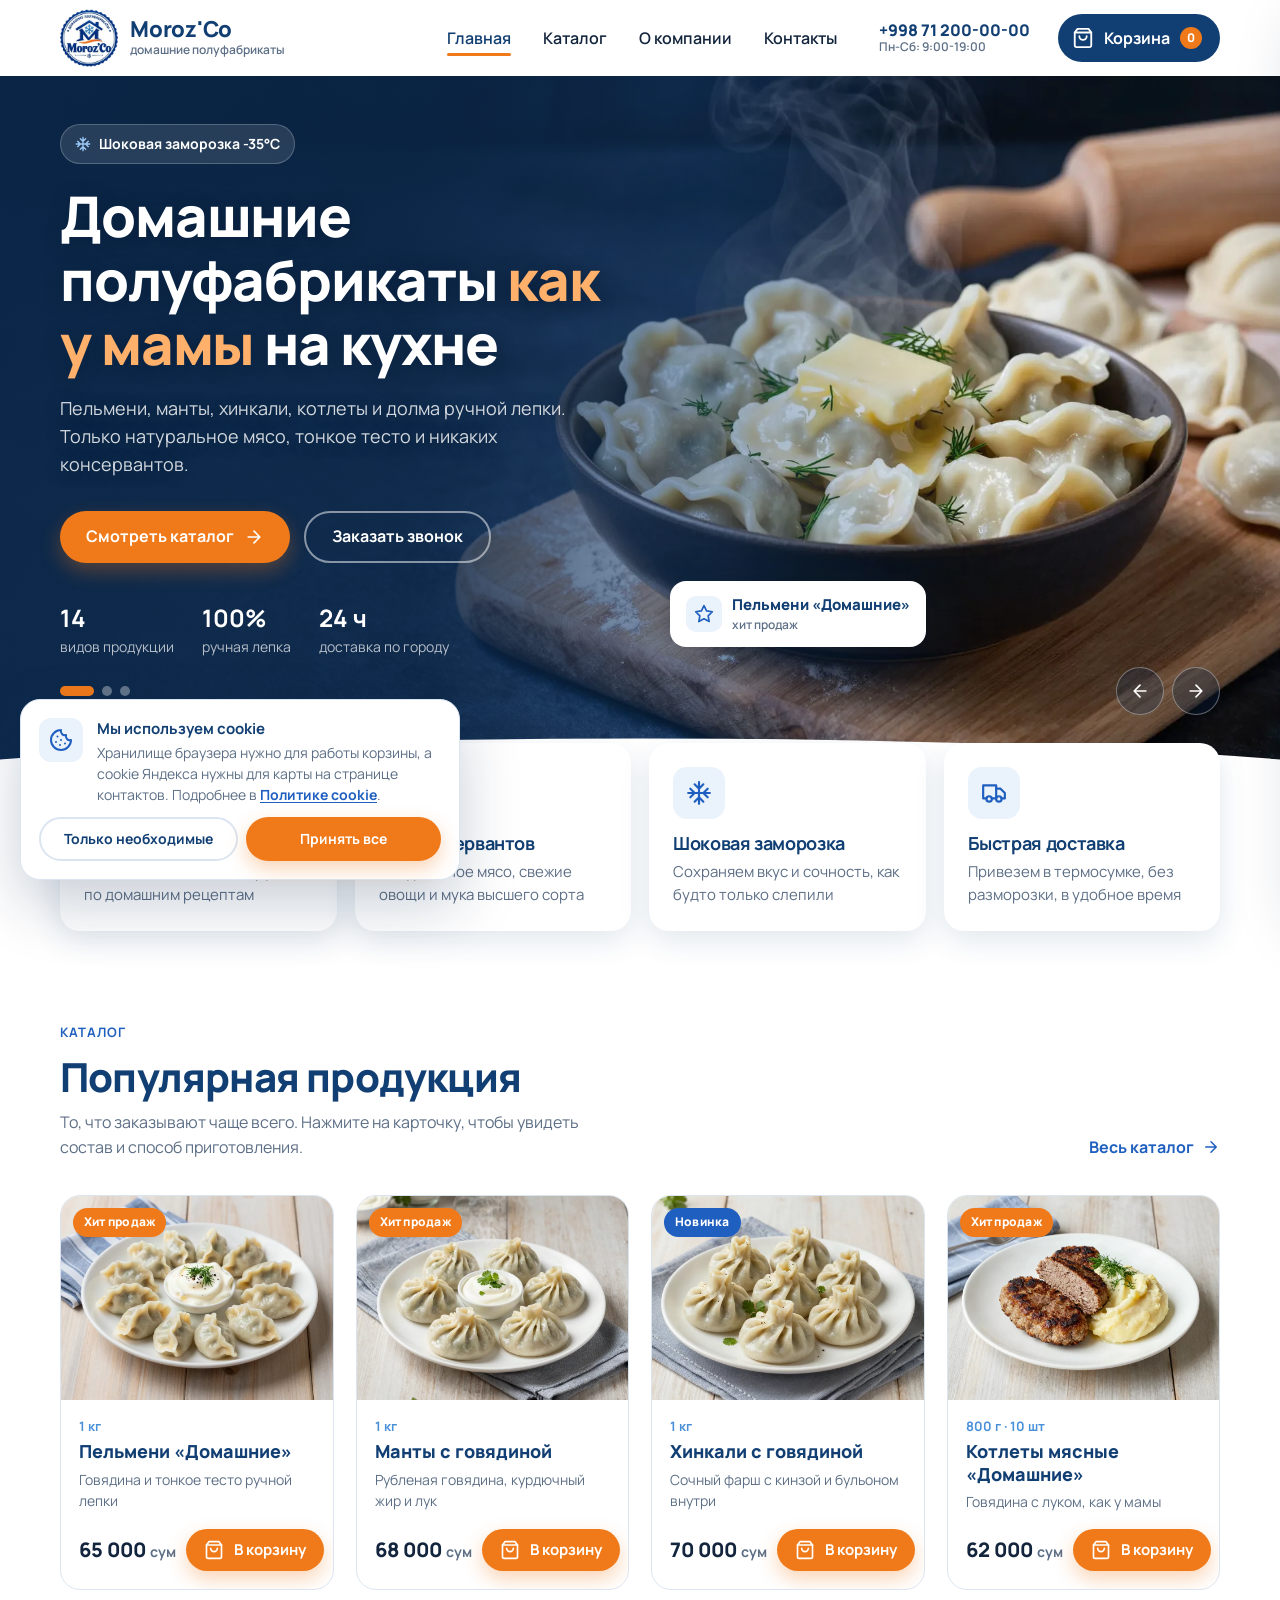
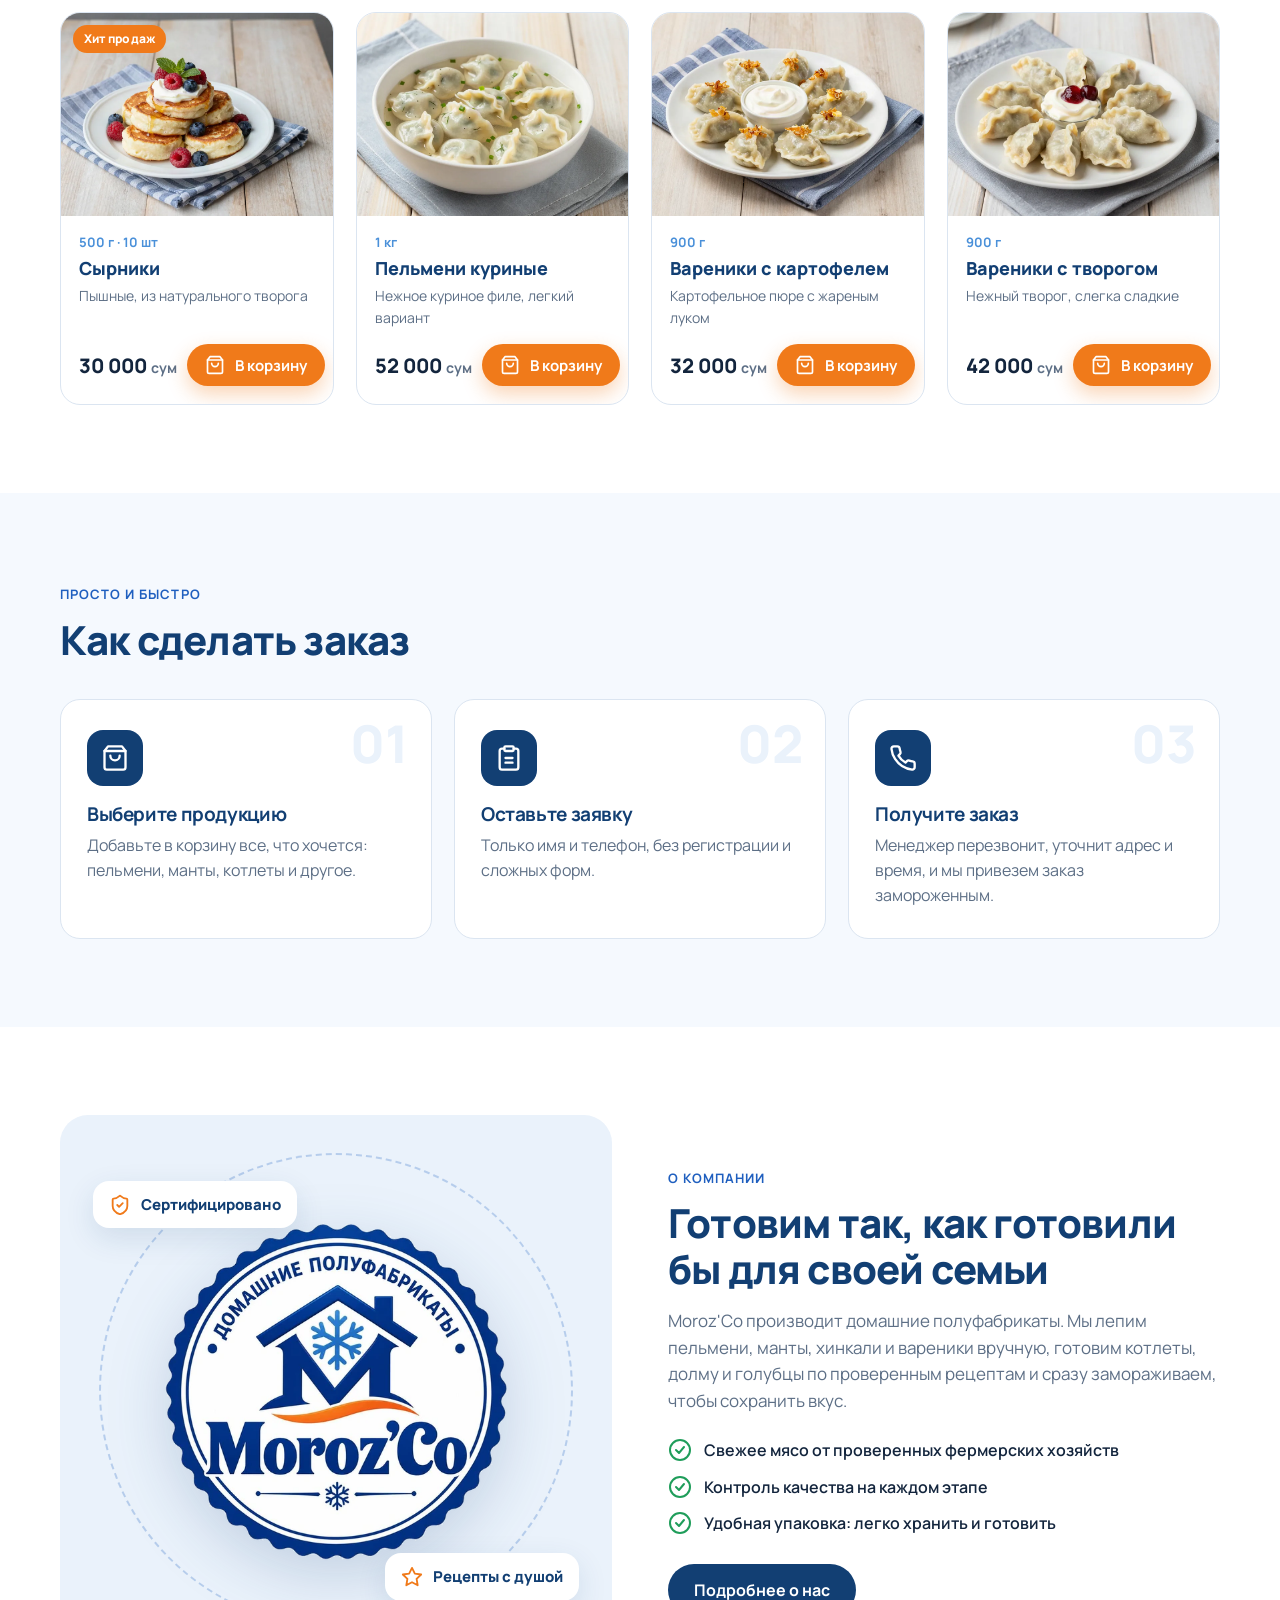
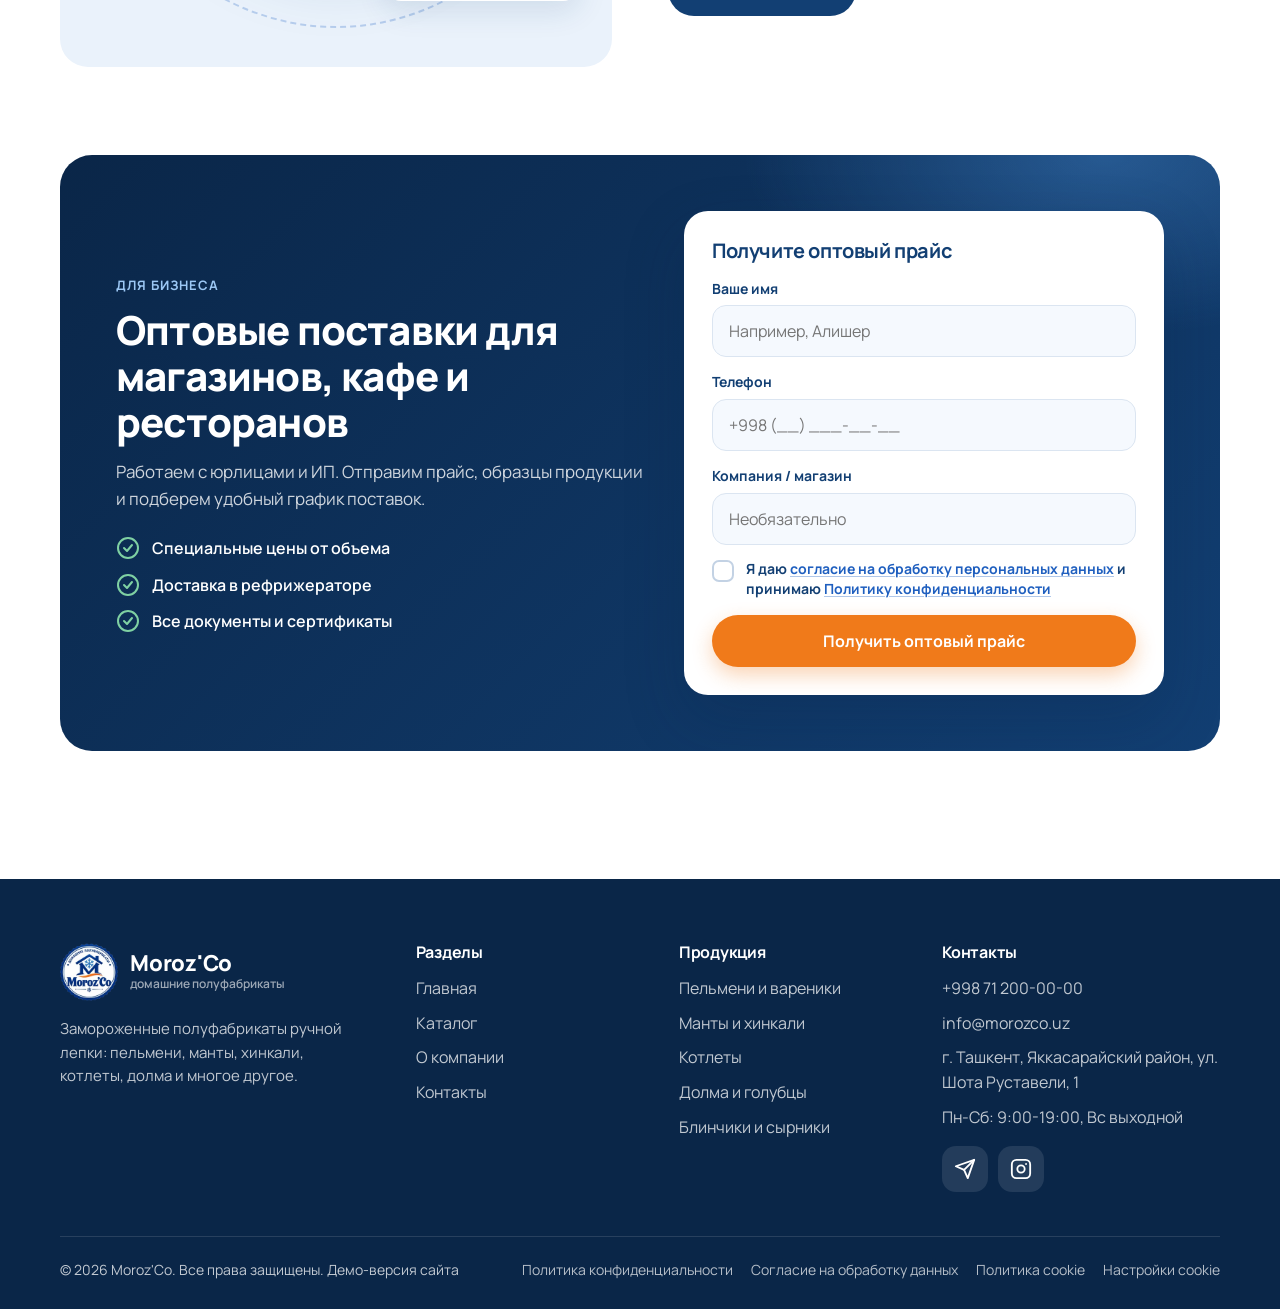
<file: index.html>
<!doctype html>
<html lang="ru">
<head>
  <meta charset="utf-8">
  <meta name="viewport" content="width=device-width, initial-scale=1, viewport-fit=cover">
  <title>Moroz'Co | Домашние полуфабрикаты ручной лепки</title>
  <meta name="description" content="Moroz'Co: замороженные домашние полуфабрикаты: пельмени, вареники, манты, хинкали, котлеты, долма, голубцы, блинчики и сырники. Заказ с доставкой.">
  <meta name="theme-color" content="#123f73">
  <meta property="og:title" content="Moroz'Co: домашние полуфабрикаты">
  <meta property="og:description" content="Пельмени, манты, хинкали, котлеты, долма и другое. Ручная лепка и шоковая заморозка.">
  <meta property="og:image" content="assets/img/hero/hero-pelmeni.webp">
  <link rel="icon" type="image/png" href="assets/img/favicon.png">
  <link rel="apple-touch-icon" href="assets/img/apple-touch-icon.png">
  <link rel="preload" href="assets/fonts/manrope-cyr.woff2" as="font" type="font/woff2" crossorigin>
  <link rel="stylesheet" href="assets/css/style.css?v=10">
</head>
<body data-page="home">
  <header class="site-header" id="siteHeader"></header>

  <main>
    <!-- Баннер -->
    <section class="hero" data-anim>
      <div class="hero__bg" aria-hidden="true">
        <img class="is-active" src="assets/img/hero/hero-pelmeni.webp" alt="" width="1920" height="1080" fetchpriority="high">
        <img src="assets/img/hero/hero-manty.webp" alt="" width="1920" height="1080" decoding="async">
        <img src="assets/img/hero/hero-opt.webp" alt="" width="1920" height="1080" decoding="async">
      </div>
      <div class="snow" aria-hidden="true"></div>
      <div class="container">
        <div class="slider" aria-roledescription="карусель">
          <div class="slide is-active">
            <div class="slide__text">
              <span class="chip-hero"><svg viewBox="0 0 24 24" fill="none" stroke="currentColor" stroke-width="2" stroke-linecap="round"><path d="M2 12h20M12 2v20M20 16l-4-4 4-4M4 8l4 4-4 4M16 4l-4 4-4-4M8 20l4-4 4 4"/></svg>Шоковая заморозка -35°C</span>
              <h1>Домашние полуфабрикаты <em>как у мамы</em> на кухне</h1>
              <p>Пельмени, манты, хинкали, котлеты и долма ручной лепки. Только натуральное мясо, тонкое тесто и никаких консервантов.</p>
              <div class="slide__btns">
                <a class="btn btn--primary" href="catalog.html">Смотреть каталог <svg viewBox="0 0 24 24" fill="none" stroke="currentColor" stroke-width="2" stroke-linecap="round" stroke-linejoin="round"><path d="M5 12h14M12 5l7 7-7 7"/></svg></a>
                <button class="btn btn--ghost" type="button" data-lead="callback">Заказать звонок</button>
              </div>
              <div class="slide__facts">
                <div><b>14</b>видов продукции</div>
                <div><b>100%</b>ручная лепка</div>
                <div><b>24 ч</b>доставка по городу</div>
              </div>
            </div>
            <div class="slide__art">
              <div class="slide__tag"><i><svg viewBox="0 0 24 24" fill="none" stroke="currentColor" stroke-width="2" stroke-linecap="round" stroke-linejoin="round"><path d="m12 2 3.09 6.26L22 9.27l-5 4.87 1.18 6.88L12 17.77l-6.18 3.25L7 14.14 2 9.27l6.91-1.01Z"/></svg></i><span>Пельмени «Домашние»<small>хит продаж</small></span></div>
            </div>
          </div>

          <div class="slide" aria-hidden="true">
            <div class="slide__text">
              <span class="chip-hero"><svg viewBox="0 0 24 24" fill="none" stroke="currentColor" stroke-width="2" stroke-linecap="round" stroke-linejoin="round"><path d="M6 13.87A4 4 0 0 1 7.41 6a5.1 5.1 0 0 1 1.05-1.54 5 5 0 0 1 7.08 0A5.1 5.1 0 0 1 16.59 6 4 4 0 0 1 18 13.87V21H6Z"/><path d="M6 17h12"/></svg>Лепим вручную каждый день</span>
              <h2><em>Сочные</em> манты и хинкали ручной лепки</h2>
              <p>Рубленое мясо, курдючный жир и много лука. Достаньте из морозилки, и через 40 минут на столе горячие манты.</p>
              <div class="slide__btns">
                <a class="btn btn--primary" href="catalog.html#manty">Выбрать манты</a>
                <a class="btn btn--ghost" href="about.html">О производстве</a>
              </div>
            </div>
            <div class="slide__art">
              <div class="slide__tag"><i><svg viewBox="0 0 24 24" fill="none" stroke="currentColor" stroke-width="2" stroke-linecap="round" stroke-linejoin="round"><path d="M14 4v10.54a4 4 0 1 1-4 0V4a2 2 0 0 1 4 0Z"/><path d="M12 9v6"/></svg></i><span>Хранение при -18°C<small>до 6 месяцев</small></span></div>
            </div>
          </div>

          <div class="slide" aria-hidden="true">
            <div class="slide__text">
              <span class="chip-hero"><svg viewBox="0 0 24 24" fill="none" stroke="currentColor" stroke-width="2" stroke-linecap="round" stroke-linejoin="round"><path d="M10 17h4V5H2v12h3"/><path d="M14 8h4l4 4v5h-3"/><circle cx="7.5" cy="17.5" r="2.5"/><circle cx="16.5" cy="17.5" r="2.5"/></svg>Поставки в магазины и кафе</span>
              <h2>Оптовые поставки <em>для бизнеса</em> по выгодным ценам</h2>
              <p>Поставляем полуфабрикаты в магазины, кафе и рестораны. Доставка в рефрижераторе по графику, документы и сертификаты.</p>
              <div class="slide__btns">
                <button class="btn btn--primary" type="button" data-lead="wholesale">Стать партнером</button>
                <a class="btn btn--ghost" href="#opt">Подробнее</a>
              </div>
            </div>
            <div class="slide__art">
              <div class="slide__tag"><i><svg viewBox="0 0 24 24" fill="none" stroke="currentColor" stroke-width="2" stroke-linecap="round" stroke-linejoin="round"><path d="M3 9l1.5-5h15L21 9"/><path d="M3 9h18v1a3 3 0 0 1-6 0 3 3 0 0 1-6 0 3 3 0 0 1-6 0Z"/><path d="M5 13v8h14v-8"/><path d="M10 21v-5h4v5"/></svg></i><span>120+ партнеров<small>магазины и кафе</small></span></div>
            </div>
          </div>
        </div>
      </div>
      <div class="slider__ui container" style="position:absolute">
        <div class="slider__dots"></div>
        <div class="slider__arrows">
          <button type="button" data-prev aria-label="Предыдущий слайд"><svg viewBox="0 0 24 24" fill="none" stroke="currentColor" stroke-width="2" stroke-linecap="round" stroke-linejoin="round"><path d="M19 12H5M12 19l-7-7 7-7"/></svg></button>
          <button type="button" data-next aria-label="Следующий слайд"><svg viewBox="0 0 24 24" fill="none" stroke="currentColor" stroke-width="2" stroke-linecap="round" stroke-linejoin="round"><path d="M5 12h14M12 5l7 7-7 7"/></svg></button>
        </div>
      </div>
    </section>

    <!-- Преимущества -->
    <section class="features">
      <div class="container features__grid">
        <div class="feature reveal">
          <div class="feature__icon"><svg viewBox="0 0 24 24" fill="none" stroke="currentColor" stroke-width="2" stroke-linecap="round" stroke-linejoin="round"><path d="M6 13.87A4 4 0 0 1 7.41 6a5.1 5.1 0 0 1 1.05-1.54 5 5 0 0 1 7.08 0A5.1 5.1 0 0 1 16.59 6 4 4 0 0 1 18 13.87V21H6Z"/><path d="M6 17h12"/></svg></div>
          <h3>Ручная лепка</h3><p>Каждое изделие лепим руками по домашним рецептам</p>
        </div>
        <div class="feature reveal reveal-d1">
          <div class="feature__icon"><svg viewBox="0 0 24 24" fill="none" stroke="currentColor" stroke-width="2" stroke-linecap="round" stroke-linejoin="round"><path d="M11 20A7 7 0 0 1 9.8 6.1C15.5 5 17 4.48 19 2c1 2 2 4.18 2 8 0 5.5-4.78 10-10 10Z"/><path d="M2 21c0-3 1.85-5.36 5.08-6C9.5 14.52 12 13 13 12"/></svg></div>
          <h3>Без консервантов</h3><p>Натуральное мясо, свежие овощи и мука высшего сорта</p>
        </div>
        <div class="feature reveal reveal-d2">
          <div class="feature__icon"><svg viewBox="0 0 24 24" fill="none" stroke="currentColor" stroke-width="2" stroke-linecap="round"><path d="M2 12h20M12 2v20M20 16l-4-4 4-4M4 8l4 4-4 4M16 4l-4 4-4-4M8 20l4-4 4 4"/></svg></div>
          <h3>Шоковая заморозка</h3><p>Сохраняем вкус и сочность, как будто только слепили</p>
        </div>
        <div class="feature reveal reveal-d3">
          <div class="feature__icon"><svg viewBox="0 0 24 24" fill="none" stroke="currentColor" stroke-width="2" stroke-linecap="round" stroke-linejoin="round"><path d="M10 17h4V5H2v12h3"/><path d="M14 8h4l4 4v5h-3"/><circle cx="7.5" cy="17.5" r="2.5"/><circle cx="16.5" cy="17.5" r="2.5"/></svg></div>
          <h3>Быстрая доставка</h3><p>Привезем в термосумке, без разморозки, в удобное время</p>
        </div>
      </div>
    </section>

    <!-- Популярное -->
    <section class="section">
      <div class="container">
        <div class="section__head reveal">
          <div>
            <div class="eyebrow">Каталог</div>
            <h2 class="section__title">Популярная продукция</h2>
            <p class="section__sub">То, что заказывают чаще всего. Нажмите на карточку, чтобы увидеть состав и способ приготовления.</p>
          </div>
          <a class="link-arrow" href="catalog.html">Весь каталог <svg viewBox="0 0 24 24" fill="none" stroke="currentColor" stroke-width="2" stroke-linecap="round" stroke-linejoin="round"><path d="M5 12h14M12 5l7 7-7 7"/></svg></a>
        </div>
        <div class="grid-products" id="popular"></div>
      </div>
    </section>

    <!-- Как заказать -->
    <section class="section section--ice">
      <div class="container">
        <div class="section__head reveal">
          <div>
            <div class="eyebrow">Просто и быстро</div>
            <h2 class="section__title">Как сделать заказ</h2>
          </div>
        </div>
        <div class="steps">
          <div class="step reveal">
            <div class="step__icon"><svg viewBox="0 0 24 24" fill="none" stroke="currentColor" stroke-width="2" stroke-linecap="round" stroke-linejoin="round"><path d="M6 2 3 6v14a2 2 0 0 0 2 2h14a2 2 0 0 0 2-2V6l-3-4Z"/><path d="M3 6h18"/><path d="M16 10a4 4 0 0 1-8 0"/></svg></div>
            <h3>Выберите продукцию</h3><p>Добавьте в корзину все, что хочется: пельмени, манты, котлеты и другое.</p>
          </div>
          <div class="step reveal reveal-d1">
            <div class="step__icon"><svg viewBox="0 0 24 24" fill="none" stroke="currentColor" stroke-width="2" stroke-linecap="round" stroke-linejoin="round"><rect x="8" y="2" width="8" height="4" rx="1"/><path d="M16 4h2a2 2 0 0 1 2 2v14a2 2 0 0 1-2 2H6a2 2 0 0 1-2-2V6a2 2 0 0 1 2-2h2"/><path d="M9 12h6M9 16h6"/></svg></div>
            <h3>Оставьте заявку</h3><p>Только имя и телефон, без регистрации и сложных форм.</p>
          </div>
          <div class="step reveal reveal-d2">
            <div class="step__icon"><svg viewBox="0 0 24 24" fill="none" stroke="currentColor" stroke-width="2" stroke-linecap="round" stroke-linejoin="round"><path d="M22 16.92v3a2 2 0 0 1-2.18 2 19.8 19.8 0 0 1-8.63-3.07 19.5 19.5 0 0 1-6-6A19.8 19.8 0 0 1 2.12 4.18 2 2 0 0 1 4.11 2h3a2 2 0 0 1 2 1.72c.13.96.36 1.9.7 2.81a2 2 0 0 1-.45 2.11L8.09 9.91a16 16 0 0 0 6 6l1.27-1.27a2 2 0 0 1 2.11-.45c.91.34 1.85.57 2.81.7A2 2 0 0 1 22 16.92Z"/></svg></div>
            <h3>Получите заказ</h3><p>Менеджер перезвонит, уточнит адрес и время, и мы привезем заказ замороженным.</p>
          </div>
        </div>
      </div>
    </section>

    <!-- О компании кратко -->
    <section class="section" data-anim>
      <div class="container split">
        <div class="split__media reveal">
          <div class="ring spin-slow"></div>
          <img class="big-logo" src="assets/img/logo-512.webp" alt="Логотип Moroz'Co" width="512" height="512" loading="lazy">
          <div class="mini-card mini-card--1"><svg viewBox="0 0 24 24" fill="none" stroke="currentColor" stroke-width="2" stroke-linecap="round" stroke-linejoin="round"><path d="M20 13c0 5-3.5 7.5-7.66 8.95a1 1 0 0 1-.67-.01C7.5 20.5 4 18 4 13V6a1 1 0 0 1 1-1c2 0 4.5-1.2 6.24-2.72a1.17 1.17 0 0 1 1.52 0C14.51 3.81 17 5 19 5a1 1 0 0 1 1 1Z"/><path d="m9 12 2 2 4-4"/></svg>Сертифицировано</div>
          <div class="mini-card mini-card--2"><svg viewBox="0 0 24 24" fill="none" stroke="currentColor" stroke-width="2" stroke-linecap="round" stroke-linejoin="round"><path d="m12 2 3.09 6.26L22 9.27l-5 4.87 1.18 6.88L12 17.77l-6.18 3.25L7 14.14 2 9.27l6.91-1.01Z"/></svg>Рецепты с душой</div>
        </div>
        <div class="reveal reveal-d1">
          <div class="eyebrow">О компании</div>
          <h2 class="section__title">Готовим так, как готовили бы для своей семьи</h2>
          <div class="prose">
            <p>Moroz'Co производит домашние полуфабрикаты. Мы лепим пельмени, манты, хинкали и вареники вручную, готовим котлеты, долму и голубцы по проверенным рецептам и сразу замораживаем, чтобы сохранить вкус.</p>
          </div>
          <ul class="checklist">
            <li><svg viewBox="0 0 24 24" fill="none" stroke="currentColor" stroke-width="2" stroke-linecap="round" stroke-linejoin="round"><circle cx="12" cy="12" r="10"/><path d="m8 12 3 3 5-6"/></svg>Свежее мясо от проверенных фермерских хозяйств</li>
            <li><svg viewBox="0 0 24 24" fill="none" stroke="currentColor" stroke-width="2" stroke-linecap="round" stroke-linejoin="round"><circle cx="12" cy="12" r="10"/><path d="m8 12 3 3 5-6"/></svg>Контроль качества на каждом этапе</li>
            <li><svg viewBox="0 0 24 24" fill="none" stroke="currentColor" stroke-width="2" stroke-linecap="round" stroke-linejoin="round"><circle cx="12" cy="12" r="10"/><path d="m8 12 3 3 5-6"/></svg>Удобная упаковка: легко хранить и готовить</li>
          </ul>
          <a class="btn btn--navy" href="about.html" style="margin-top:28px">Подробнее о нас</a>
        </div>
      </div>
    </section>

    <!-- Опт -->
    <section class="section" id="opt" style="padding-top:0">
      <div class="container">
        <div class="cta reveal">
          <div>
            <div class="eyebrow" style="color:#9cc8f5">Для бизнеса</div>
            <h2>Оптовые поставки для магазинов, кафе и ресторанов</h2>
            <p>Работаем с юрлицами и ИП. Отправим прайс, образцы продукции и подберем удобный график поставок.</p>
            <ul class="checklist">
              <li><svg viewBox="0 0 24 24" fill="none" stroke="currentColor" stroke-width="2" stroke-linecap="round" stroke-linejoin="round"><circle cx="12" cy="12" r="10"/><path d="m8 12 3 3 5-6"/></svg>Специальные цены от объема</li>
              <li><svg viewBox="0 0 24 24" fill="none" stroke="currentColor" stroke-width="2" stroke-linecap="round" stroke-linejoin="round"><circle cx="12" cy="12" r="10"/><path d="m8 12 3 3 5-6"/></svg>Доставка в рефрижераторе</li>
              <li><svg viewBox="0 0 24 24" fill="none" stroke="currentColor" stroke-width="2" stroke-linecap="round" stroke-linejoin="round"><circle cx="12" cy="12" r="10"/><path d="m8 12 3 3 5-6"/></svg>Все документы и сертификаты</li>
            </ul>
          </div>
          <div class="cta__form">
            <h3>Получите оптовый прайс</h3>
            <div id="wholesaleForm"></div>
          </div>
        </div>
      </div>
    </section>
  </main>

  <footer class="site-footer" id="siteFooter"></footer>

  <script src="assets/js/config.js?v=10"></script>
  <script src="assets/js/data.js?v=10"></script>
  <script src="assets/js/rules.js?v=10"></script>
  <script src="assets/js/lead.js?v=10"></script>
  <script src="assets/js/ui.js?v=10"></script>
  <script src="assets/js/cart.js?v=10"></script>
  <script src="assets/js/pages.js?v=10"></script>
</body>
</html>
</file>
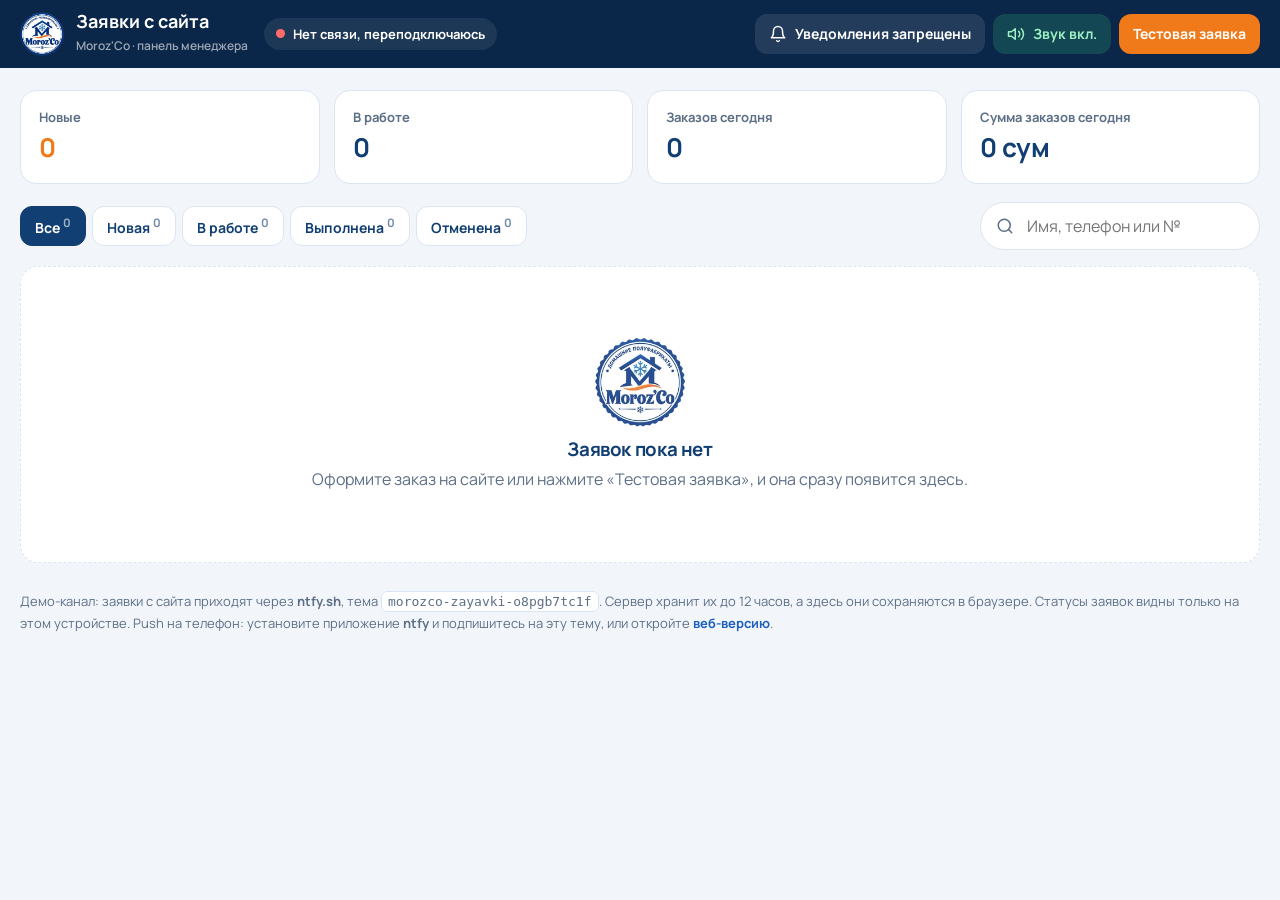
<file: crm/index.html>
<!doctype html>
<html lang="ru">
<head>
  <meta charset="utf-8">
  <meta name="viewport" content="width=device-width, initial-scale=1, viewport-fit=cover">
  <title>Заявки | Moroz'Co</title>
  <meta name="robots" content="noindex, nofollow">
  <meta name="theme-color" content="#0a2648">
  <link rel="icon" type="image/png" href="../assets/img/favicon.png">
  <link rel="stylesheet" href="../assets/css/style.css?v=10">
  <link rel="stylesheet" href="../assets/css/crm.css?v=10">
</head>
<body class="crm">
  <header class="crm-top">
    <div class="crm-wrap crm-top__row">
      <a class="crm-brand" href="../index.html" title="Открыть сайт">
        <img src="../assets/img/logo-160.webp" alt="" width="44" height="44">
        <span><b>Заявки с сайта</b><small>Moroz'Co · панель менеджера</small></span>
      </a>
      <span class="live" id="live"><i></i><span>Подключение</span></span>
      <div class="crm-top__actions">
        <button class="crm-btn" type="button" id="btnNotify" title="Уведомления браузера"></button>
        <button class="crm-btn" type="button" id="btnSound" title="Звук новой заявки"></button>
        <button class="crm-btn crm-btn--accent" type="button" id="btnTest">Тестовая заявка</button>
      </div>
    </div>
  </header>

  <main class="crm-wrap">
    <section class="kpis" id="kpis"></section>

    <section class="crm-bar">
      <div class="tabs" id="tabs"></div>
      <label class="search crm-search">
        <svg viewBox="0 0 24 24" fill="none" stroke="currentColor" stroke-width="2" stroke-linecap="round" stroke-linejoin="round"><circle cx="11" cy="11" r="8"/><path d="m21 21-4.3-4.3"/></svg>
        <input class="input" id="q" type="search" placeholder="Имя, телефон или №" aria-label="Поиск заявок">
      </label>
    </section>

    <section class="leads" id="leads"></section>

    <footer class="crm-foot" id="crmFoot"></footer>
  </main>

  <div class="toasts" id="toasts"></div>

  <script src="../assets/js/config.js?v=10"></script>
  <script src="../assets/js/lead.js?v=10"></script>
  <script src="../assets/js/crm.js?v=10"></script>
</body>
</html>
</file>
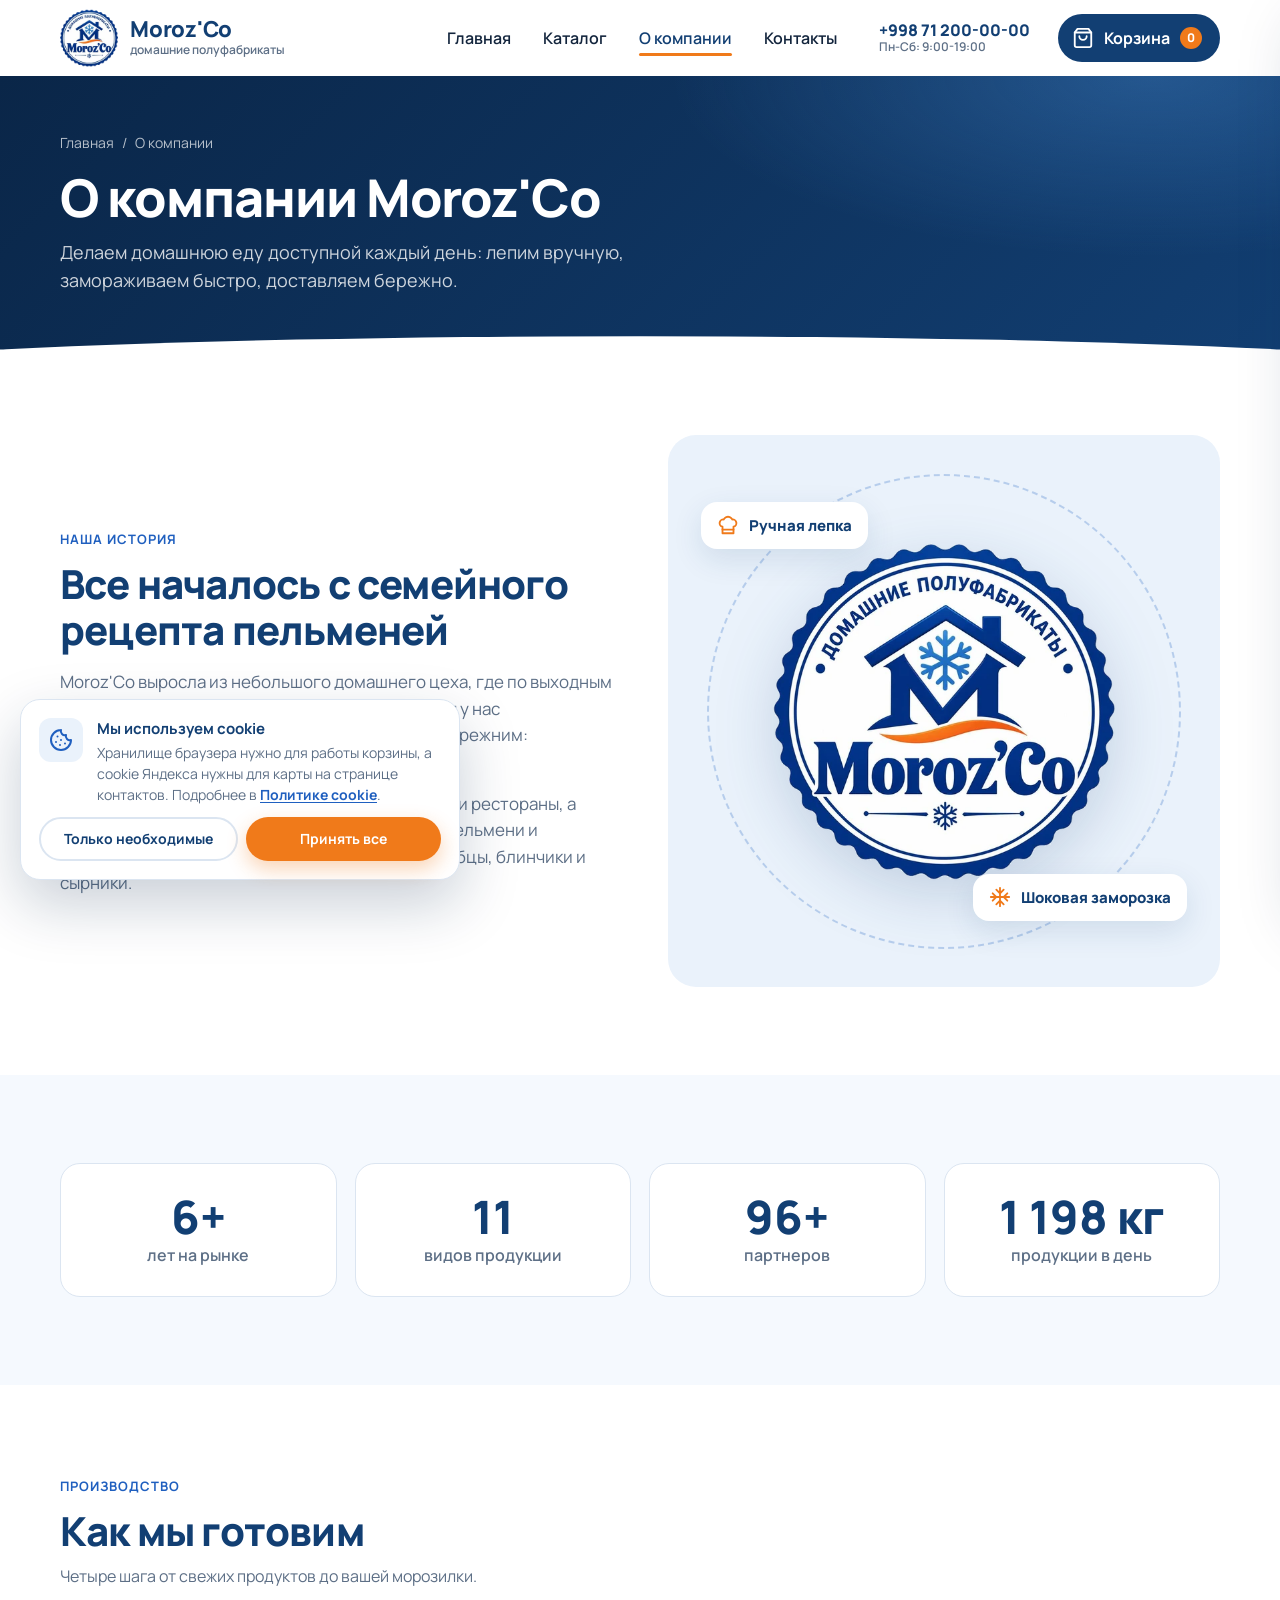
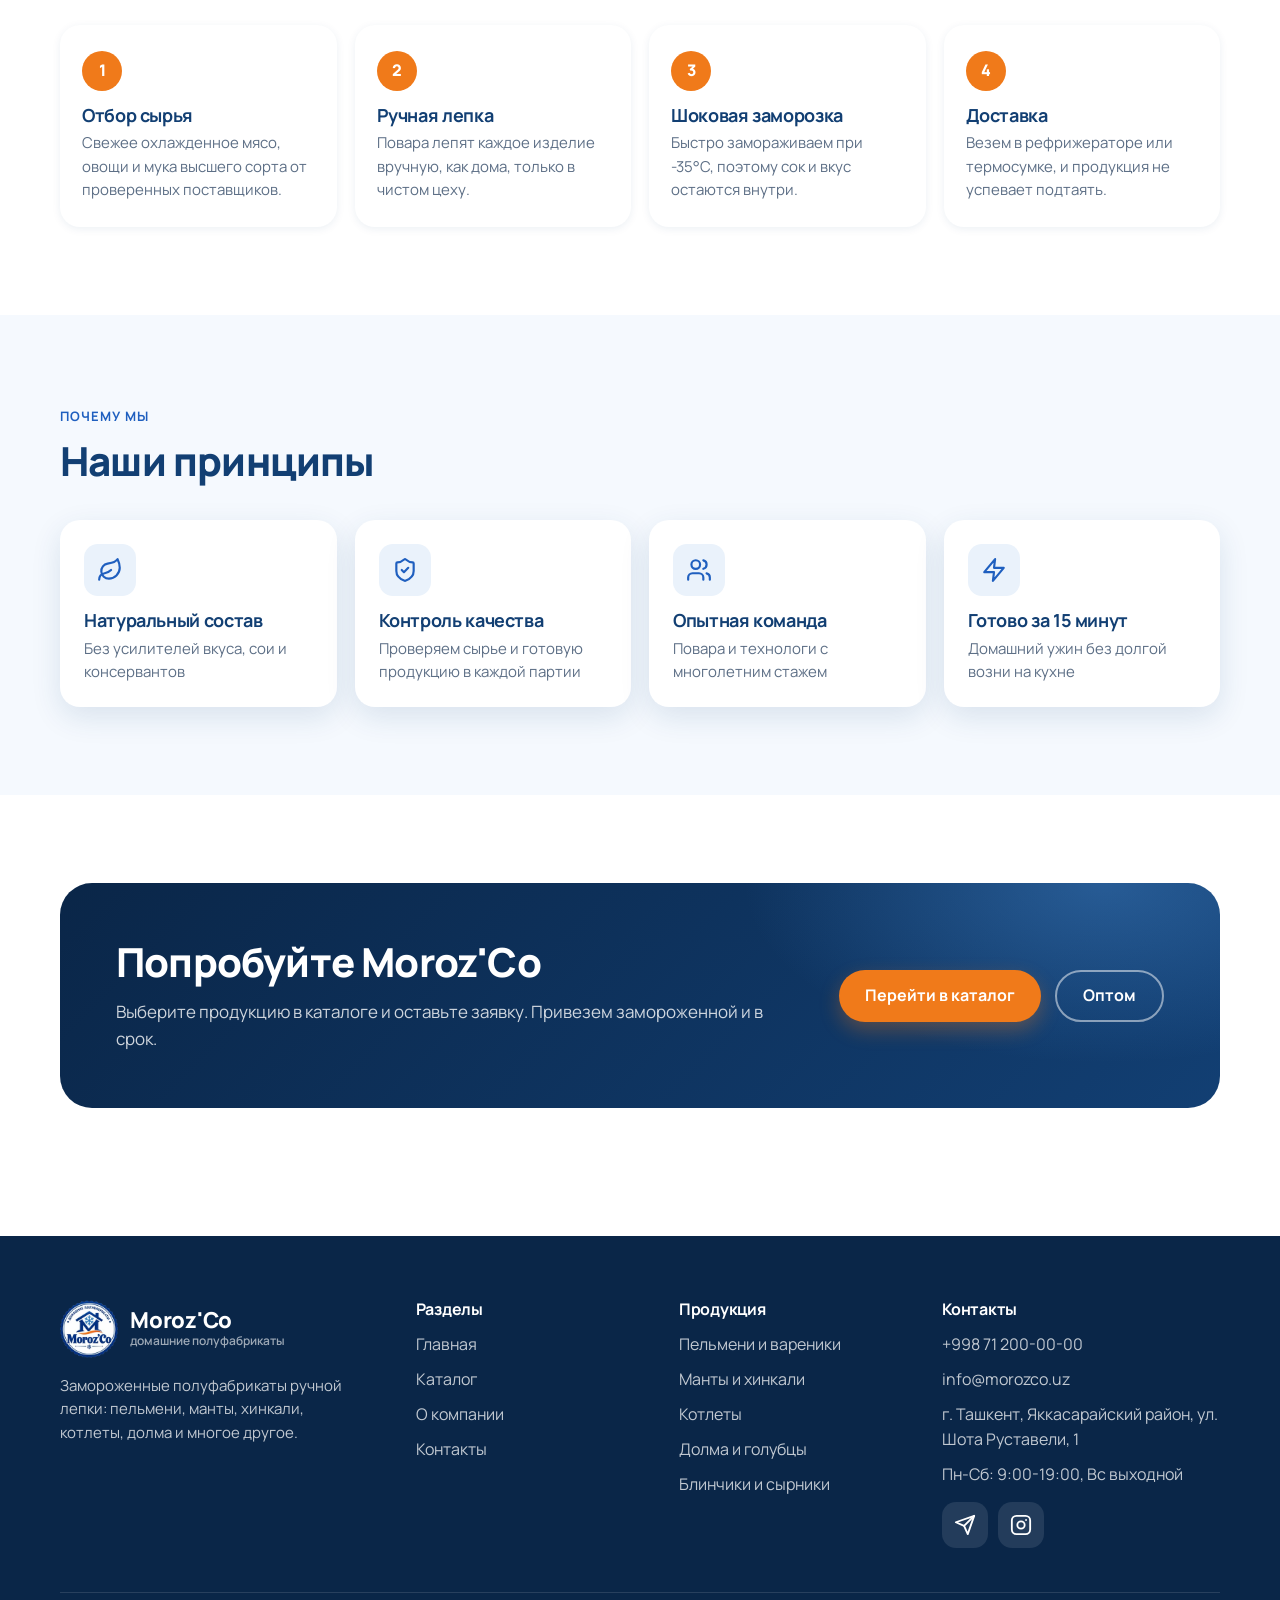
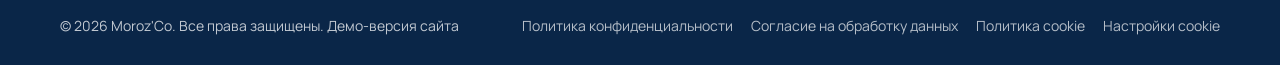
<file: about.html>
<!doctype html>
<html lang="ru">
<head>
  <meta charset="utf-8">
  <meta name="viewport" content="width=device-width, initial-scale=1, viewport-fit=cover">
  <title>О компании | Moroz'Co</title>
  <meta name="description" content="Moroz'Co: производство домашних замороженных полуфабрикатов ручной лепки. Рецепты, производство, качество.">
  <meta name="theme-color" content="#123f73">
  <link rel="icon" type="image/png" href="assets/img/favicon.png">
  <link rel="apple-touch-icon" href="assets/img/apple-touch-icon.png">
  <link rel="preload" href="assets/fonts/manrope-cyr.woff2" as="font" type="font/woff2" crossorigin>
  <link rel="stylesheet" href="assets/css/style.css?v=10">
</head>
<body data-page="about">
  <header class="site-header" id="siteHeader"></header>

  <main>
    <section class="page-hero" data-anim>
      <div class="snow" aria-hidden="true"></div>
      <div class="container">
        <div class="crumbs"><a href="index.html">Главная</a><span>/</span><span>О компании</span></div>
        <h1>О компании Moroz'Co</h1>
        <p>Делаем домашнюю еду доступной каждый день: лепим вручную, замораживаем быстро, доставляем бережно.</p>
      </div>
    </section>

    <section class="section" data-anim style="padding-top:56px">
      <div class="container split">
        <div class="reveal">
          <div class="eyebrow">Наша история</div>
          <h2 class="section__title">Все началось с семейного рецепта пельменей</h2>
          <div class="prose">
            <p>Moroz'Co выросла из небольшого домашнего цеха, где по выходным лепили пельмени для друзей и соседей. Сегодня у нас современное производство, но подход остался прежним: настоящее мясо, тонкое тесто и ручная работа.</p>
            <p>Мы поставляем полуфабрикаты в магазины, кафе и рестораны, а также привозим заказы домой. В ассортименте пельмени и вареники, манты и хинкали, котлеты, долма, голубцы, блинчики и сырники.</p>
          </div>
        </div>
        <div class="split__media reveal reveal-d1">
          <div class="ring spin-slow"></div>
          <img class="big-logo" src="assets/img/logo-512.webp" alt="Логотип Moroz'Co" width="512" height="512">
          <div class="mini-card mini-card--1"><svg viewBox="0 0 24 24" fill="none" stroke="currentColor" stroke-width="2" stroke-linecap="round" stroke-linejoin="round"><path d="M6 13.87A4 4 0 0 1 7.41 6a5.1 5.1 0 0 1 1.05-1.54 5 5 0 0 1 7.08 0A5.1 5.1 0 0 1 16.59 6 4 4 0 0 1 18 13.87V21H6Z"/><path d="M6 17h12"/></svg>Ручная лепка</div>
          <div class="mini-card mini-card--2"><svg viewBox="0 0 24 24" fill="none" stroke="currentColor" stroke-width="2" stroke-linecap="round"><path d="M2 12h20M12 2v20M20 16l-4-4 4-4M4 8l4 4-4 4M16 4l-4 4-4-4M8 20l4-4 4 4"/></svg>Шоковая заморозка</div>
        </div>
      </div>
    </section>

    <section class="section section--ice">
      <div class="container">
        <div class="stats">
          <div class="stat reveal"><b data-count="8" data-suffix="+">8+</b><span>лет на рынке</span></div>
          <div class="stat reveal reveal-d1"><b data-count="14">14</b><span>видов продукции</span></div>
          <div class="stat reveal reveal-d2"><b data-count="120" data-suffix="+">120+</b><span>партнеров</span></div>
          <div class="stat reveal reveal-d3"><b data-count="1500" data-suffix=" кг">1 500 кг</b><span>продукции в день</span></div>
        </div>
      </div>
    </section>

    <section class="section">
      <div class="container">
        <div class="section__head reveal">
          <div>
            <div class="eyebrow">Производство</div>
            <h2 class="section__title">Как мы готовим</h2>
            <p class="section__sub">Четыре шага от свежих продуктов до вашей морозилки.</p>
          </div>
        </div>
        <div class="process">
          <div class="process__item reveal"><span class="process__num">1</span><h3>Отбор сырья</h3><p>Свежее охлажденное мясо, овощи и мука высшего сорта от проверенных поставщиков.</p></div>
          <div class="process__item reveal reveal-d1"><span class="process__num">2</span><h3>Ручная лепка</h3><p>Повара лепят каждое изделие вручную, как дома, только в чистом цеху.</p></div>
          <div class="process__item reveal reveal-d2"><span class="process__num">3</span><h3>Шоковая заморозка</h3><p>Быстро замораживаем при -35°C, поэтому сок и вкус остаются внутри.</p></div>
          <div class="process__item reveal reveal-d3"><span class="process__num">4</span><h3>Доставка</h3><p>Везем в рефрижераторе или термосумке, и продукция не успевает подтаять.</p></div>
        </div>
      </div>
    </section>

    <section class="section section--ice">
      <div class="container">
        <div class="section__head reveal">
          <div>
            <div class="eyebrow">Почему мы</div>
            <h2 class="section__title">Наши принципы</h2>
          </div>
        </div>
        <div class="features__grid">
          <div class="feature reveal">
            <div class="feature__icon"><svg viewBox="0 0 24 24" fill="none" stroke="currentColor" stroke-width="2" stroke-linecap="round" stroke-linejoin="round"><path d="M11 20A7 7 0 0 1 9.8 6.1C15.5 5 17 4.48 19 2c1 2 2 4.18 2 8 0 5.5-4.78 10-10 10Z"/><path d="M2 21c0-3 1.85-5.36 5.08-6C9.5 14.52 12 13 13 12"/></svg></div>
            <h3>Натуральный состав</h3><p>Без усилителей вкуса, сои и консервантов</p>
          </div>
          <div class="feature reveal reveal-d1">
            <div class="feature__icon"><svg viewBox="0 0 24 24" fill="none" stroke="currentColor" stroke-width="2" stroke-linecap="round" stroke-linejoin="round"><path d="M20 13c0 5-3.5 7.5-7.66 8.95a1 1 0 0 1-.67-.01C7.5 20.5 4 18 4 13V6a1 1 0 0 1 1-1c2 0 4.5-1.2 6.24-2.72a1.17 1.17 0 0 1 1.52 0C14.51 3.81 17 5 19 5a1 1 0 0 1 1 1Z"/><path d="m9 12 2 2 4-4"/></svg></div>
            <h3>Контроль качества</h3><p>Проверяем сырье и готовую продукцию в каждой партии</p>
          </div>
          <div class="feature reveal reveal-d2">
            <div class="feature__icon"><svg viewBox="0 0 24 24" fill="none" stroke="currentColor" stroke-width="2" stroke-linecap="round" stroke-linejoin="round"><path d="M16 21v-2a4 4 0 0 0-4-4H6a4 4 0 0 0-4 4v2"/><circle cx="9" cy="7" r="4"/><path d="M22 21v-2a4 4 0 0 0-3-3.87M16 3.13a4 4 0 0 1 0 7.75"/></svg></div>
            <h3>Опытная команда</h3><p>Повара и технологи с многолетним стажем</p>
          </div>
          <div class="feature reveal reveal-d3">
            <div class="feature__icon"><svg viewBox="0 0 24 24" fill="none" stroke="currentColor" stroke-width="2" stroke-linecap="round" stroke-linejoin="round"><path d="M13 2 3 14h9l-1 8 10-12h-9l1-8Z"/></svg></div>
            <h3>Готово за 15 минут</h3><p>Домашний ужин без долгой возни на кухне</p>
          </div>
        </div>
      </div>
    </section>

    <section class="section">
      <div class="container">
        <div class="cta cta--row reveal">
          <div>
            <h2>Попробуйте Moroz'Co</h2>
            <p>Выберите продукцию в каталоге и оставьте заявку. Привезем замороженной и в срок.</p>
          </div>
          <div class="slide__btns" style="margin:0">
            <a class="btn btn--primary" href="catalog.html">Перейти в каталог</a>
            <button class="btn btn--ghost" type="button" data-lead="wholesale">Оптом</button>
          </div>
        </div>
      </div>
    </section>
  </main>

  <footer class="site-footer" id="siteFooter"></footer>

  <script src="assets/js/config.js?v=10"></script>
  <script src="assets/js/data.js?v=10"></script>
  <script src="assets/js/rules.js?v=10"></script>
  <script src="assets/js/lead.js?v=10"></script>
  <script src="assets/js/ui.js?v=10"></script>
  <script src="assets/js/cart.js?v=10"></script>
  <script src="assets/js/pages.js?v=10"></script>
</body>
</html>
</file>
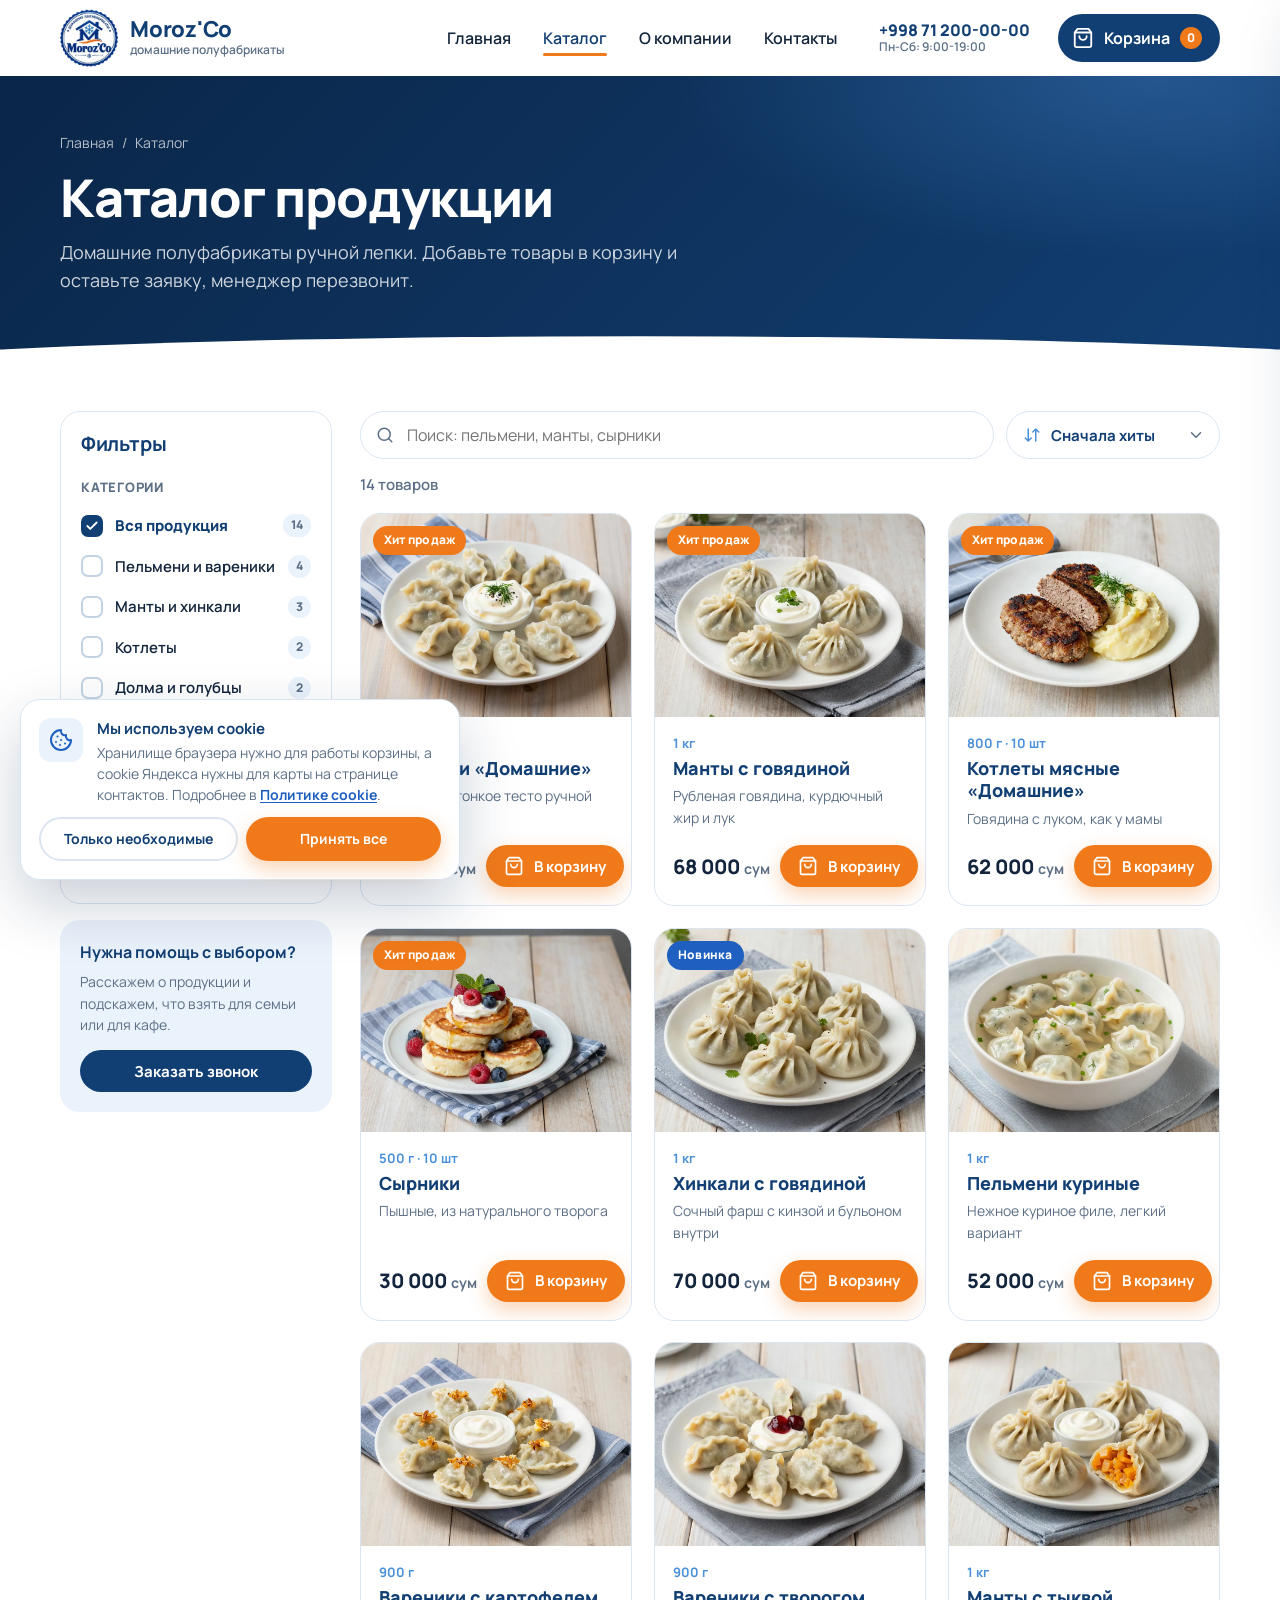
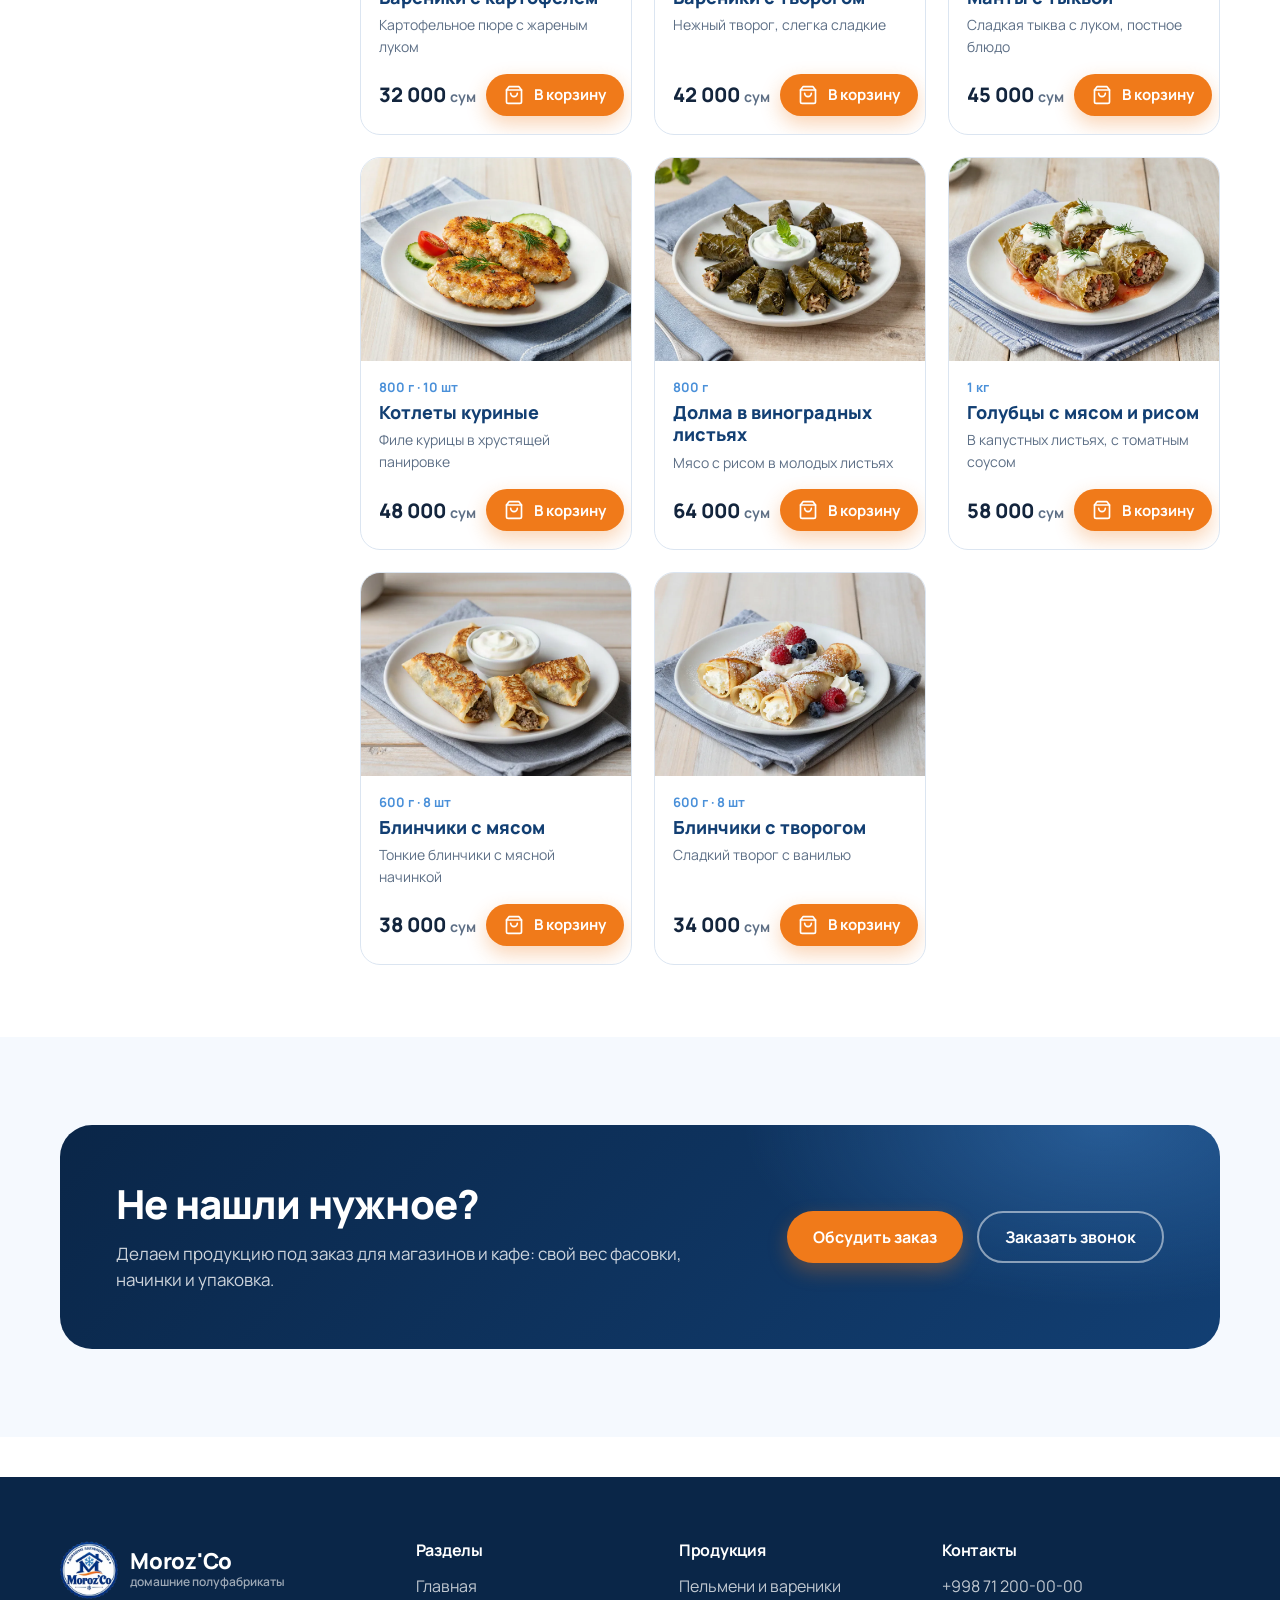
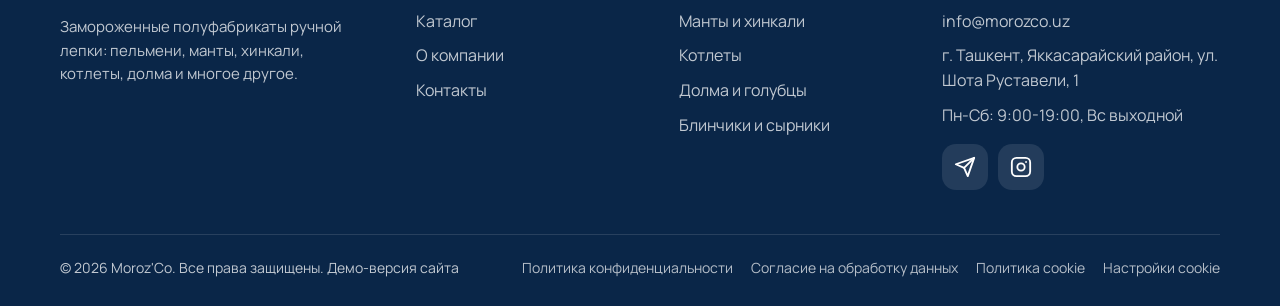
<file: catalog.html>
<!doctype html>
<html lang="ru">
<head>
  <meta charset="utf-8">
  <meta name="viewport" content="width=device-width, initial-scale=1, viewport-fit=cover">
  <title>Каталог продукции | Moroz'Co</title>
  <meta name="description" content="Каталог Moroz'Co: пельмени, вареники, манты, хинкали, котлеты куриные и мясные, долма, голубцы, блинчики и сырники.">
  <meta name="theme-color" content="#123f73">
  <link rel="icon" type="image/png" href="assets/img/favicon.png">
  <link rel="apple-touch-icon" href="assets/img/apple-touch-icon.png">
  <link rel="preload" href="assets/fonts/manrope-cyr.woff2" as="font" type="font/woff2" crossorigin>
  <link rel="stylesheet" href="assets/css/style.css?v=10">
</head>
<body data-page="catalog">
  <header class="site-header" id="siteHeader"></header>

  <main>
    <section class="page-hero" data-anim>
      <div class="snow" aria-hidden="true"></div>
      <div class="container">
        <div class="crumbs"><a href="index.html">Главная</a><span>/</span><span>Каталог</span></div>
        <h1>Каталог продукции</h1>
        <p>Домашние полуфабрикаты ручной лепки. Добавьте товары в корзину и оставьте заявку, менеджер перезвонит.</p>
      </div>
    </section>

    <section class="container catalog">
      <!-- Фильтры: колонка слева на ПК, выезжающая снизу панель на телефоне -->
      <aside class="filters" id="filters" aria-label="Фильтры" aria-hidden="false">
        <div class="filters__panel">
          <div class="filters__grip" aria-hidden="true"></div>
          <div class="filters__head">
            <h2>Фильтры</h2>
            <button class="filters__reset" type="button" data-filters-reset hidden>Сбросить</button>
            <button class="icon-btn filters__close" type="button" data-filters-close aria-label="Закрыть фильтры"><svg viewBox="0 0 24 24" fill="none" stroke="currentColor" stroke-width="2" stroke-linecap="round"><path d="M18 6 6 18M6 6l12 12"/></svg></button>
          </div>
          <div class="filters__body">
            <fieldset class="filters__group">
              <legend>Категории</legend>
              <div id="catFilter"></div>
            </fieldset>
            <fieldset class="filters__group">
              <legend>Особенности</legend>
              <div id="tagFilter"></div>
            </fieldset>
          </div>
          <div class="filters__foot">
            <button class="btn btn--primary btn--block" type="button" data-filters-close id="filtersApply">Показать</button>
          </div>
        </div>
        <div class="filters__help">
          <b>Нужна помощь с выбором?</b>
          <p>Расскажем о продукции и подскажем, что взять для семьи или для кафе.</p>
          <button class="btn btn--navy btn--sm btn--block" type="button" data-lead="callback">Заказать звонок</button>
        </div>
      </aside>
      <div class="filters-overlay" data-filters-close></div>

      <div class="catalog__main">
        <label class="search catalog__search">
          <svg viewBox="0 0 24 24" fill="none" stroke="currentColor" stroke-width="2" stroke-linecap="round" stroke-linejoin="round"><circle cx="11" cy="11" r="8"/><path d="m21 21-4.3-4.3"/></svg>
          <input class="input" id="search" type="search" placeholder="Поиск: пельмени, манты, сырники" aria-label="Поиск по каталогу" enterkeyhint="search">
        </label>
        <div class="catalog__bar">
          <button class="filter-btn" type="button" data-filters-open aria-controls="filters">
            <svg viewBox="0 0 24 24" fill="none" stroke="currentColor" stroke-width="2" stroke-linecap="round" stroke-linejoin="round"><path d="M4 6h16M7 12h10M10 18h4"/></svg>
            Фильтры<span class="filter-btn__count" id="filterCount" hidden></span>
          </button>
          <div id="sortDd"></div>
        </div>
        <div class="active-filters" id="activeFilters"></div>
        <div class="catalog-count" id="catalogCount"></div>
        <div class="grid-products grid-products--catalog" id="catalogGrid"></div>
      </div>
    </section>

    <section class="section section--ice">
      <div class="container">
        <div class="cta cta--row reveal">
          <div>
            <h2>Не нашли нужное?</h2>
            <p>Делаем продукцию под заказ для магазинов и кафе: свой вес фасовки, начинки и упаковка.</p>
          </div>
          <div class="slide__btns" style="margin:0">
            <button class="btn btn--primary" type="button" data-lead="wholesale">Обсудить заказ</button>
            <button class="btn btn--ghost" type="button" data-lead="callback">Заказать звонок</button>
          </div>
        </div>
      </div>
    </section>
  </main>

  <footer class="site-footer" id="siteFooter"></footer>

  <script src="assets/js/config.js?v=10"></script>
  <script src="assets/js/data.js?v=10"></script>
  <script src="assets/js/rules.js?v=10"></script>
  <script src="assets/js/lead.js?v=10"></script>
  <script src="assets/js/ui.js?v=10"></script>
  <script src="assets/js/cart.js?v=10"></script>
  <script src="assets/js/pages.js?v=10"></script>
</body>
</html>
</file>
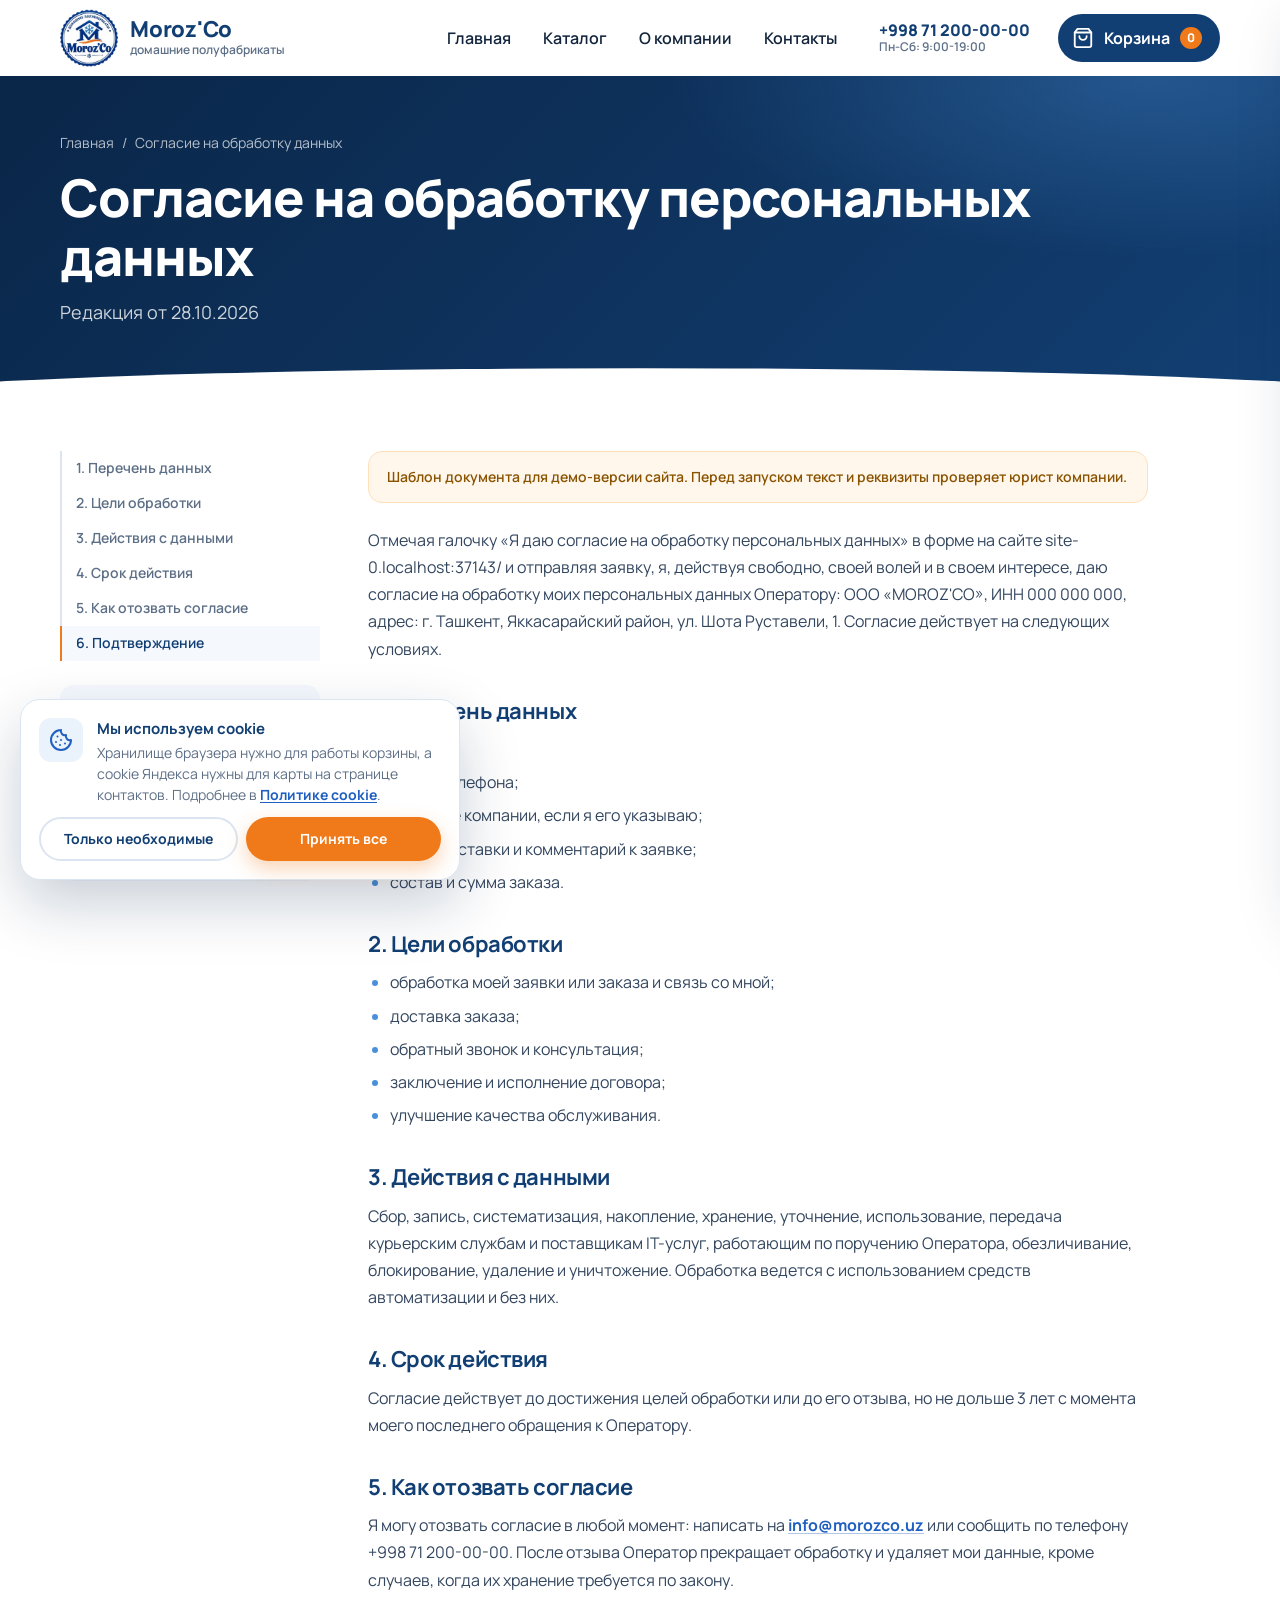
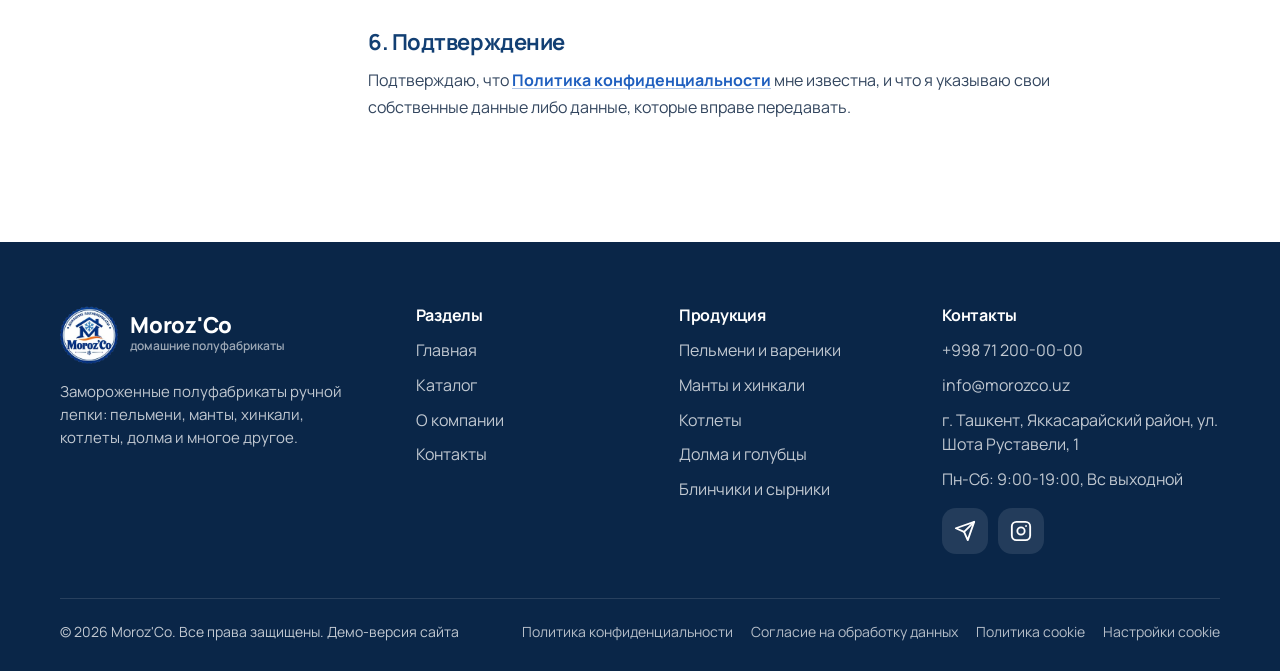
<file: consent.html>
<!doctype html>
<html lang="ru">
<head>
  <meta charset="utf-8">
  <meta name="viewport" content="width=device-width, initial-scale=1, viewport-fit=cover">
  <title>Согласие на обработку персональных данных | Moroz'Co</title>
  <meta name="description" content="Согласие на обработку персональных данных при отправке заявок и заказов на сайте Moroz'Co.">
  <meta name="theme-color" content="#123f73">
  <link rel="icon" type="image/png" href="assets/img/favicon.png">
  <link rel="apple-touch-icon" href="assets/img/apple-touch-icon.png">
  <link rel="preload" href="assets/fonts/manrope-cyr.woff2" as="font" type="font/woff2" crossorigin>
  <link rel="stylesheet" href="assets/css/style.css?v=10">
</head>
<body data-page="legal">
  <header class="site-header" id="siteHeader"></header>

  <main>
    <section class="page-hero" data-anim>
      <div class="snow" aria-hidden="true"></div>
      <div class="container">
        <div class="crumbs"><a href="index.html">Главная</a><span>/</span><span>Согласие на обработку данных</span></div>
        <h1>Согласие на обработку персональных данных</h1>
        <p>Редакция от <span data-co="docsDate"></span></p>
      </div>
    </section>

    <section class="container legal">
      <aside class="legal__aside">
        <details class="legal__toc" open>
          <summary>Содержание <svg viewBox="0 0 24 24" fill="none" stroke="currentColor" stroke-width="2" stroke-linecap="round" stroke-linejoin="round"><path d="m6 9 6 6 6-6"/></svg></summary>
          <nav id="toc" aria-label="Содержание"></nav>
        </details>
        <div class="legal__docs">
          <a href="privacy.html"><svg viewBox="0 0 24 24" fill="none" stroke="currentColor" stroke-width="2" stroke-linecap="round" stroke-linejoin="round"><path d="M15 2H6a2 2 0 0 0-2 2v16a2 2 0 0 0 2 2h12a2 2 0 0 0 2-2V7Z"/><path d="M14 2v4a2 2 0 0 0 2 2h4M10 13h6M10 17h6"/></svg>Политика конфиденциальности</a>
          <a href="consent.html"><svg viewBox="0 0 24 24" fill="none" stroke="currentColor" stroke-width="2" stroke-linecap="round" stroke-linejoin="round"><path d="M15 2H6a2 2 0 0 0-2 2v16a2 2 0 0 0 2 2h12a2 2 0 0 0 2-2V7Z"/><path d="M14 2v4a2 2 0 0 0 2 2h4M10 13h6M10 17h6"/></svg>Согласие на обработку данных</a>
          <a href="cookies.html"><svg viewBox="0 0 24 24" fill="none" stroke="currentColor" stroke-width="2" stroke-linecap="round" stroke-linejoin="round"><path d="M15 2H6a2 2 0 0 0-2 2v16a2 2 0 0 0 2 2h12a2 2 0 0 0 2-2V7Z"/><path d="M14 2v4a2 2 0 0 0 2 2h4M10 13h6M10 17h6"/></svg>Политика cookie</a>
        </div>
      </aside>

      <article class="legal__body">
        <div class="legal__note">Шаблон документа для демо-версии сайта. Перед запуском текст и реквизиты проверяет юрист компании.</div>

        <p style="margin-top:24px">Отмечая галочку «Я даю согласие на обработку персональных данных» в форме на сайте <span data-co="site"></span> и отправляя заявку, я, действуя свободно, своей волей и в своем интересе, даю согласие на обработку моих персональных данных Оператору: <span data-co="legalName"></span>, ИНН <span data-co="inn"></span>, адрес: <span data-co="legalAddress"></span>. Согласие действует на следующих условиях.</p>

        <h2 id="list">1. Перечень данных</h2>
        <ul>
          <li>имя;</li>
          <li>номер телефона;</li>
          <li>название компании, если я его указываю;</li>
          <li>адрес доставки и комментарий к заявке;</li>
          <li>состав и сумма заказа.</li>
        </ul>

        <h2 id="goals">2. Цели обработки</h2>
        <ul>
          <li>обработка моей заявки или заказа и связь со мной;</li>
          <li>доставка заказа;</li>
          <li>обратный звонок и консультация;</li>
          <li>заключение и исполнение договора;</li>
          <li>улучшение качества обслуживания.</li>
        </ul>

        <h2 id="actions">3. Действия с данными</h2>
        <p>Сбор, запись, систематизация, накопление, хранение, уточнение, использование, передача курьерским службам и поставщикам IT-услуг, работающим по поручению Оператора, обезличивание, блокирование, удаление и уничтожение. Обработка ведется с использованием средств автоматизации и без них.</p>

        <h2 id="term">4. Срок действия</h2>
        <p>Согласие действует до достижения целей обработки или до его отзыва, но не дольше 3 лет с момента моего последнего обращения к Оператору.</p>

        <h2 id="revoke">5. Как отозвать согласие</h2>
        <p>Я могу отозвать согласие в любой момент: написать на <a data-co="email" href="mailto:info@morozco.uz"></a> или сообщить по телефону <span data-co="phone"></span>. После отзыва Оператор прекращает обработку и удаляет мои данные, кроме случаев, когда их хранение требуется по закону.</p>

        <h2 id="confirm">6. Подтверждение</h2>
        <p>Подтверждаю, что <a href="privacy.html">Политика конфиденциальности</a> мне известна, и что я указываю свои собственные данные либо данные, которые вправе передавать.</p>
      </article>
    </section>
  </main>

  <footer class="site-footer" id="siteFooter"></footer>

  <script src="assets/js/config.js?v=10"></script>
  <script src="assets/js/data.js?v=10"></script>
  <script src="assets/js/rules.js?v=10"></script>
  <script src="assets/js/lead.js?v=10"></script>
  <script src="assets/js/ui.js?v=10"></script>
  <script src="assets/js/cart.js?v=10"></script>
  <script src="assets/js/pages.js?v=10"></script>
</body>
</html>
</file>
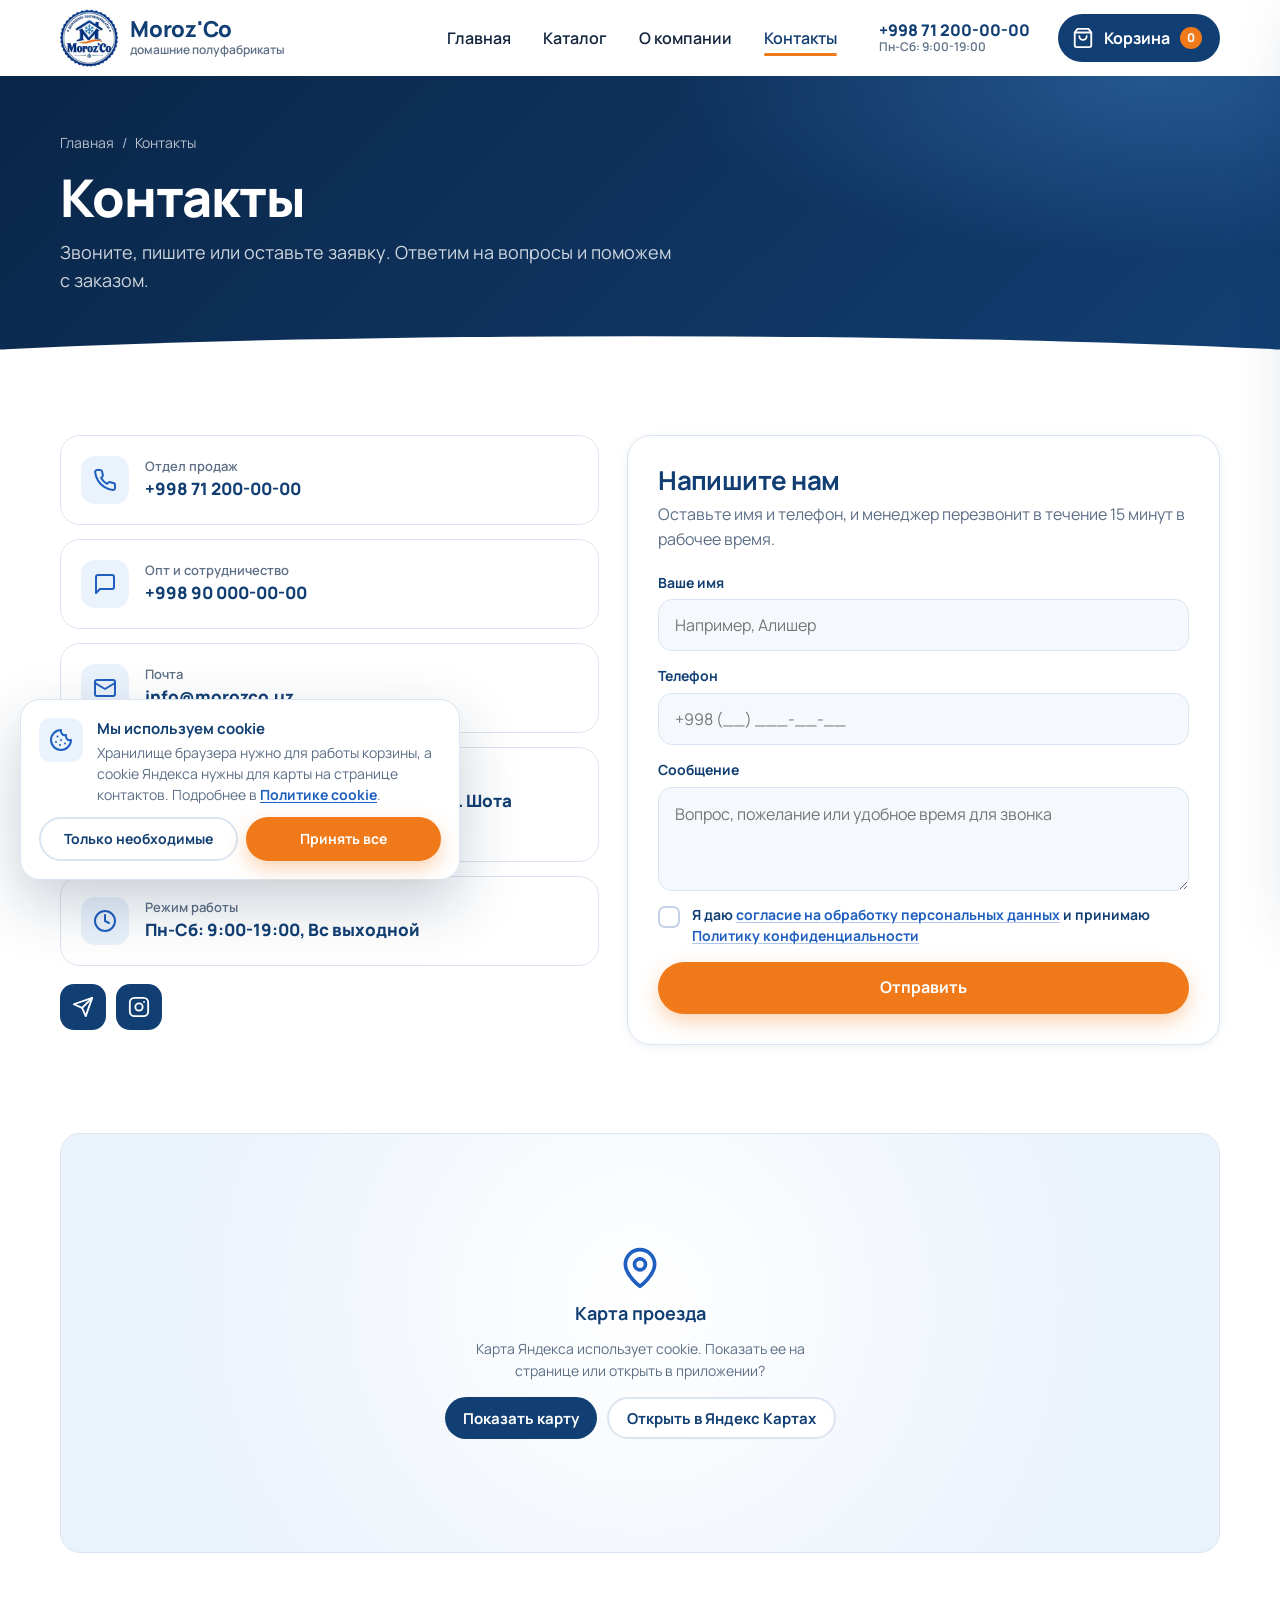
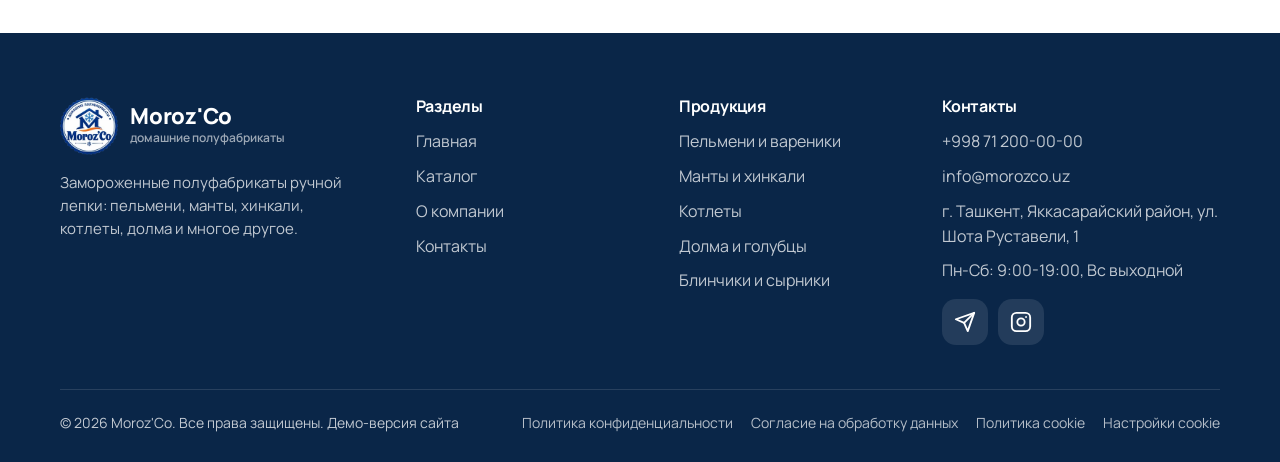
<file: contacts.html>
<!doctype html>
<html lang="ru">
<head>
  <meta charset="utf-8">
  <meta name="viewport" content="width=device-width, initial-scale=1, viewport-fit=cover">
  <title>Контакты | Moroz'Co</title>
  <meta name="description" content="Контакты Moroz'Co: телефон отдела продаж, адрес, режим работы. Оставьте заявку, и мы перезвоним.">
  <meta name="theme-color" content="#123f73">
  <link rel="icon" type="image/png" href="assets/img/favicon.png">
  <link rel="apple-touch-icon" href="assets/img/apple-touch-icon.png">
  <link rel="preload" href="assets/fonts/manrope-cyr.woff2" as="font" type="font/woff2" crossorigin>
  <link rel="stylesheet" href="assets/css/style.css?v=10">
</head>
<body data-page="contacts">
  <header class="site-header" id="siteHeader"></header>

  <main>
    <section class="page-hero" data-anim>
      <div class="snow" aria-hidden="true"></div>
      <div class="container">
        <div class="crumbs"><a href="index.html">Главная</a><span>/</span><span>Контакты</span></div>
        <h1>Контакты</h1>
        <p>Звоните, пишите или оставьте заявку. Ответим на вопросы и поможем с заказом.</p>
      </div>
    </section>

    <section class="section" style="padding-top:56px">
      <div class="container contacts-grid">
        <div>
          <div class="contact-list" id="contactList"></div>
          <div class="socials reveal" style="margin-top:18px">
            <a href="#" aria-label="Telegram"><svg viewBox="0 0 24 24" fill="none" stroke="currentColor" stroke-width="2" stroke-linecap="round" stroke-linejoin="round"><path d="m22 2-7 20-4-9-9-4Z"/><path d="M22 2 11 13"/></svg></a>
            <a href="#" aria-label="Instagram"><svg viewBox="0 0 24 24" fill="none" stroke="currentColor" stroke-width="2" stroke-linecap="round" stroke-linejoin="round"><rect x="2" y="2" width="20" height="20" rx="5"/><circle cx="12" cy="12" r="4"/><path d="M17.5 6.5h.01"/></svg></a>
          </div>
        </div>
        <div class="form-card reveal reveal-d1">
          <h2>Напишите нам</h2>
          <p>Оставьте имя и телефон, и менеджер перезвонит в течение 15 минут в рабочее время.</p>
          <div id="contactForm"></div>
        </div>
      </div>
    </section>

    <section class="container" style="padding-bottom:40px">
      <div class="map reveal" id="map" aria-label="Карта проезда"></div>
    </section>
  </main>

  <footer class="site-footer" id="siteFooter"></footer>

  <script src="assets/js/config.js?v=10"></script>
  <script src="assets/js/data.js?v=10"></script>
  <script src="assets/js/rules.js?v=10"></script>
  <script src="assets/js/lead.js?v=10"></script>
  <script src="assets/js/ui.js?v=10"></script>
  <script src="assets/js/cart.js?v=10"></script>
  <script src="assets/js/pages.js?v=10"></script>
</body>
</html>
</file>
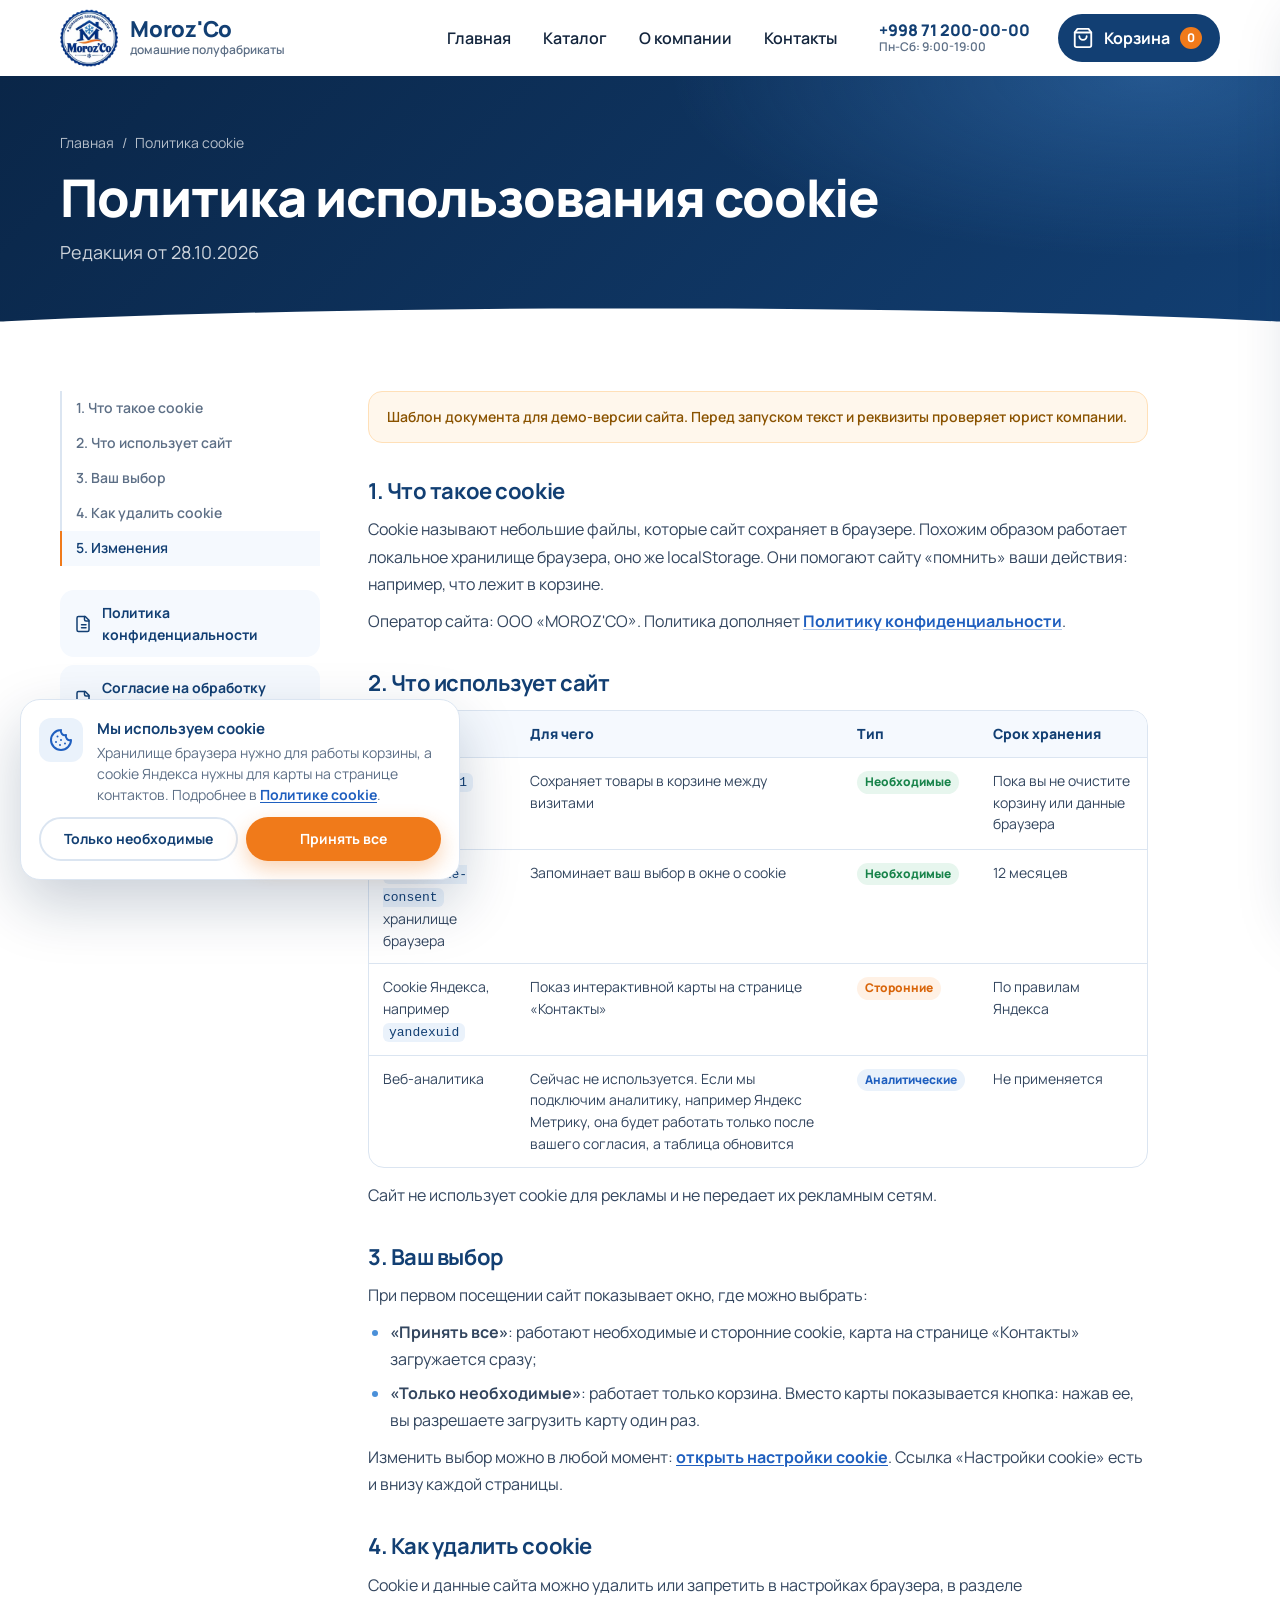
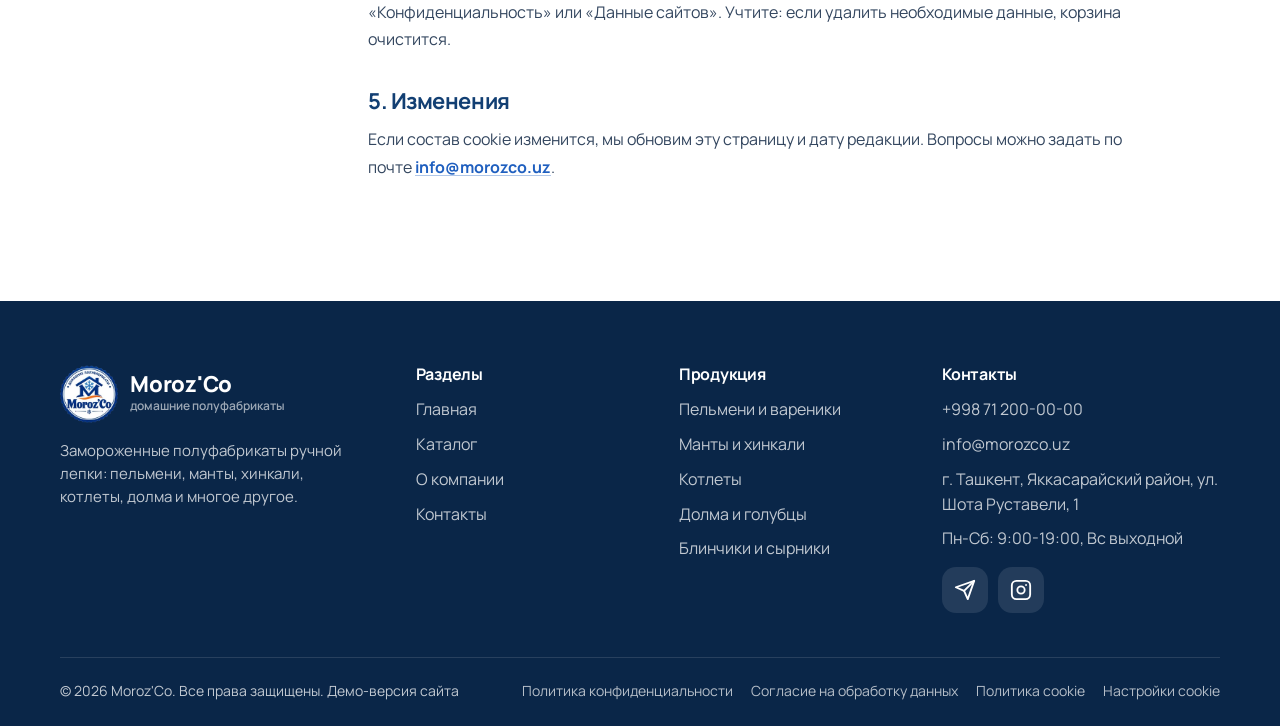
<file: cookies.html>
<!doctype html>
<html lang="ru">
<head>
  <meta charset="utf-8">
  <meta name="viewport" content="width=device-width, initial-scale=1, viewport-fit=cover">
  <title>Политика cookie | Moroz'Co</title>
  <meta name="description" content="Какие cookie и данные браузера использует сайт Moroz'Co и как от них отказаться.">
  <meta name="theme-color" content="#123f73">
  <link rel="icon" type="image/png" href="assets/img/favicon.png">
  <link rel="apple-touch-icon" href="assets/img/apple-touch-icon.png">
  <link rel="preload" href="assets/fonts/manrope-cyr.woff2" as="font" type="font/woff2" crossorigin>
  <link rel="stylesheet" href="assets/css/style.css?v=10">
</head>
<body data-page="legal">
  <header class="site-header" id="siteHeader"></header>

  <main>
    <section class="page-hero" data-anim>
      <div class="snow" aria-hidden="true"></div>
      <div class="container">
        <div class="crumbs"><a href="index.html">Главная</a><span>/</span><span>Политика cookie</span></div>
        <h1>Политика использования cookie</h1>
        <p>Редакция от <span data-co="docsDate"></span></p>
      </div>
    </section>

    <section class="container legal">
      <aside class="legal__aside">
        <details class="legal__toc" open>
          <summary>Содержание <svg viewBox="0 0 24 24" fill="none" stroke="currentColor" stroke-width="2" stroke-linecap="round" stroke-linejoin="round"><path d="m6 9 6 6 6-6"/></svg></summary>
          <nav id="toc" aria-label="Содержание"></nav>
        </details>
        <div class="legal__docs">
          <a href="privacy.html"><svg viewBox="0 0 24 24" fill="none" stroke="currentColor" stroke-width="2" stroke-linecap="round" stroke-linejoin="round"><path d="M15 2H6a2 2 0 0 0-2 2v16a2 2 0 0 0 2 2h12a2 2 0 0 0 2-2V7Z"/><path d="M14 2v4a2 2 0 0 0 2 2h4M10 13h6M10 17h6"/></svg>Политика конфиденциальности</a>
          <a href="consent.html"><svg viewBox="0 0 24 24" fill="none" stroke="currentColor" stroke-width="2" stroke-linecap="round" stroke-linejoin="round"><path d="M15 2H6a2 2 0 0 0-2 2v16a2 2 0 0 0 2 2h12a2 2 0 0 0 2-2V7Z"/><path d="M14 2v4a2 2 0 0 0 2 2h4M10 13h6M10 17h6"/></svg>Согласие на обработку данных</a>
          <a href="cookies.html"><svg viewBox="0 0 24 24" fill="none" stroke="currentColor" stroke-width="2" stroke-linecap="round" stroke-linejoin="round"><path d="M15 2H6a2 2 0 0 0-2 2v16a2 2 0 0 0 2 2h12a2 2 0 0 0 2-2V7Z"/><path d="M14 2v4a2 2 0 0 0 2 2h4M10 13h6M10 17h6"/></svg>Политика cookie</a>
        </div>
      </aside>

      <article class="legal__body">
        <div class="legal__note">Шаблон документа для демо-версии сайта. Перед запуском текст и реквизиты проверяет юрист компании.</div>

        <h2 id="what">1. Что такое cookie</h2>
        <p>Cookie называют небольшие файлы, которые сайт сохраняет в браузере. Похожим образом работает локальное хранилище браузера, оно же localStorage. Они помогают сайту «помнить» ваши действия: например, что лежит в корзине.</p>
        <p>Оператор сайта: <span data-co="legalName"></span>. Политика дополняет <a href="privacy.html">Политику конфиденциальности</a>.</p>

        <h2 id="list">2. Что использует сайт</h2>
        <div class="table-wrap">
          <table>
            <thead><tr><th>Название</th><th>Для чего</th><th>Тип</th><th>Срок хранения</th></tr></thead>
            <tbody>
              <tr><td><code>mz-cart-v1</code><br>хранилище браузера</td><td>Сохраняет товары в корзине между визитами</td><td><span class="tag tag--ok">Необходимые</span></td><td>Пока вы не очистите корзину или данные браузера</td></tr>
              <tr><td><code>mz-cookie-consent</code><br>хранилище браузера</td><td>Запоминает ваш выбор в окне о cookie</td><td><span class="tag tag--ok">Необходимые</span></td><td>12 месяцев</td></tr>
              <tr><td>Cookie Яндекса, например <code>yandexuid</code></td><td>Показ интерактивной карты на странице «Контакты»</td><td><span class="tag tag--warn">Сторонние</span></td><td>По правилам Яндекса</td></tr>
              <tr><td>Веб-аналитика</td><td>Сейчас не используется. Если мы подключим аналитику, например Яндекс Метрику, она будет работать только после вашего согласия, а таблица обновится</td><td><span class="tag">Аналитические</span></td><td>Не применяется</td></tr>
            </tbody>
          </table>
        </div>
        <p>Сайт не использует cookie для рекламы и не передает их рекламным сетям.</p>

        <h2 id="choice">3. Ваш выбор</h2>
        <p>При первом посещении сайт показывает окно, где можно выбрать:</p>
        <ul>
          <li><b>«Принять все»</b>: работают необходимые и сторонние cookie, карта на странице «Контакты» загружается сразу;</li>
          <li><b>«Только необходимые»</b>: работает только корзина. Вместо карты показывается кнопка: нажав ее, вы разрешаете загрузить карту один раз.</li>
        </ul>
        <p>Изменить выбор можно в любой момент: <button class="inline-link" type="button" data-cookie-settings>открыть настройки cookie</button>. Ссылка «Настройки cookie» есть и внизу каждой страницы.</p>

        <h2 id="browser">4. Как удалить cookie</h2>
        <p>Cookie и данные сайта можно удалить или запретить в настройках браузера, в разделе «Конфиденциальность» или «Данные сайтов». Учтите: если удалить необходимые данные, корзина очистится.</p>

        <h2 id="changes">5. Изменения</h2>
        <p>Если состав cookie изменится, мы обновим эту страницу и дату редакции. Вопросы можно задать по почте <a data-co="email" href="mailto:info@morozco.uz"></a>.</p>
      </article>
    </section>
  </main>

  <footer class="site-footer" id="siteFooter"></footer>

  <script src="assets/js/config.js?v=10"></script>
  <script src="assets/js/data.js?v=10"></script>
  <script src="assets/js/rules.js?v=10"></script>
  <script src="assets/js/lead.js?v=10"></script>
  <script src="assets/js/ui.js?v=10"></script>
  <script src="assets/js/cart.js?v=10"></script>
  <script src="assets/js/pages.js?v=10"></script>
</body>
</html>
</file>
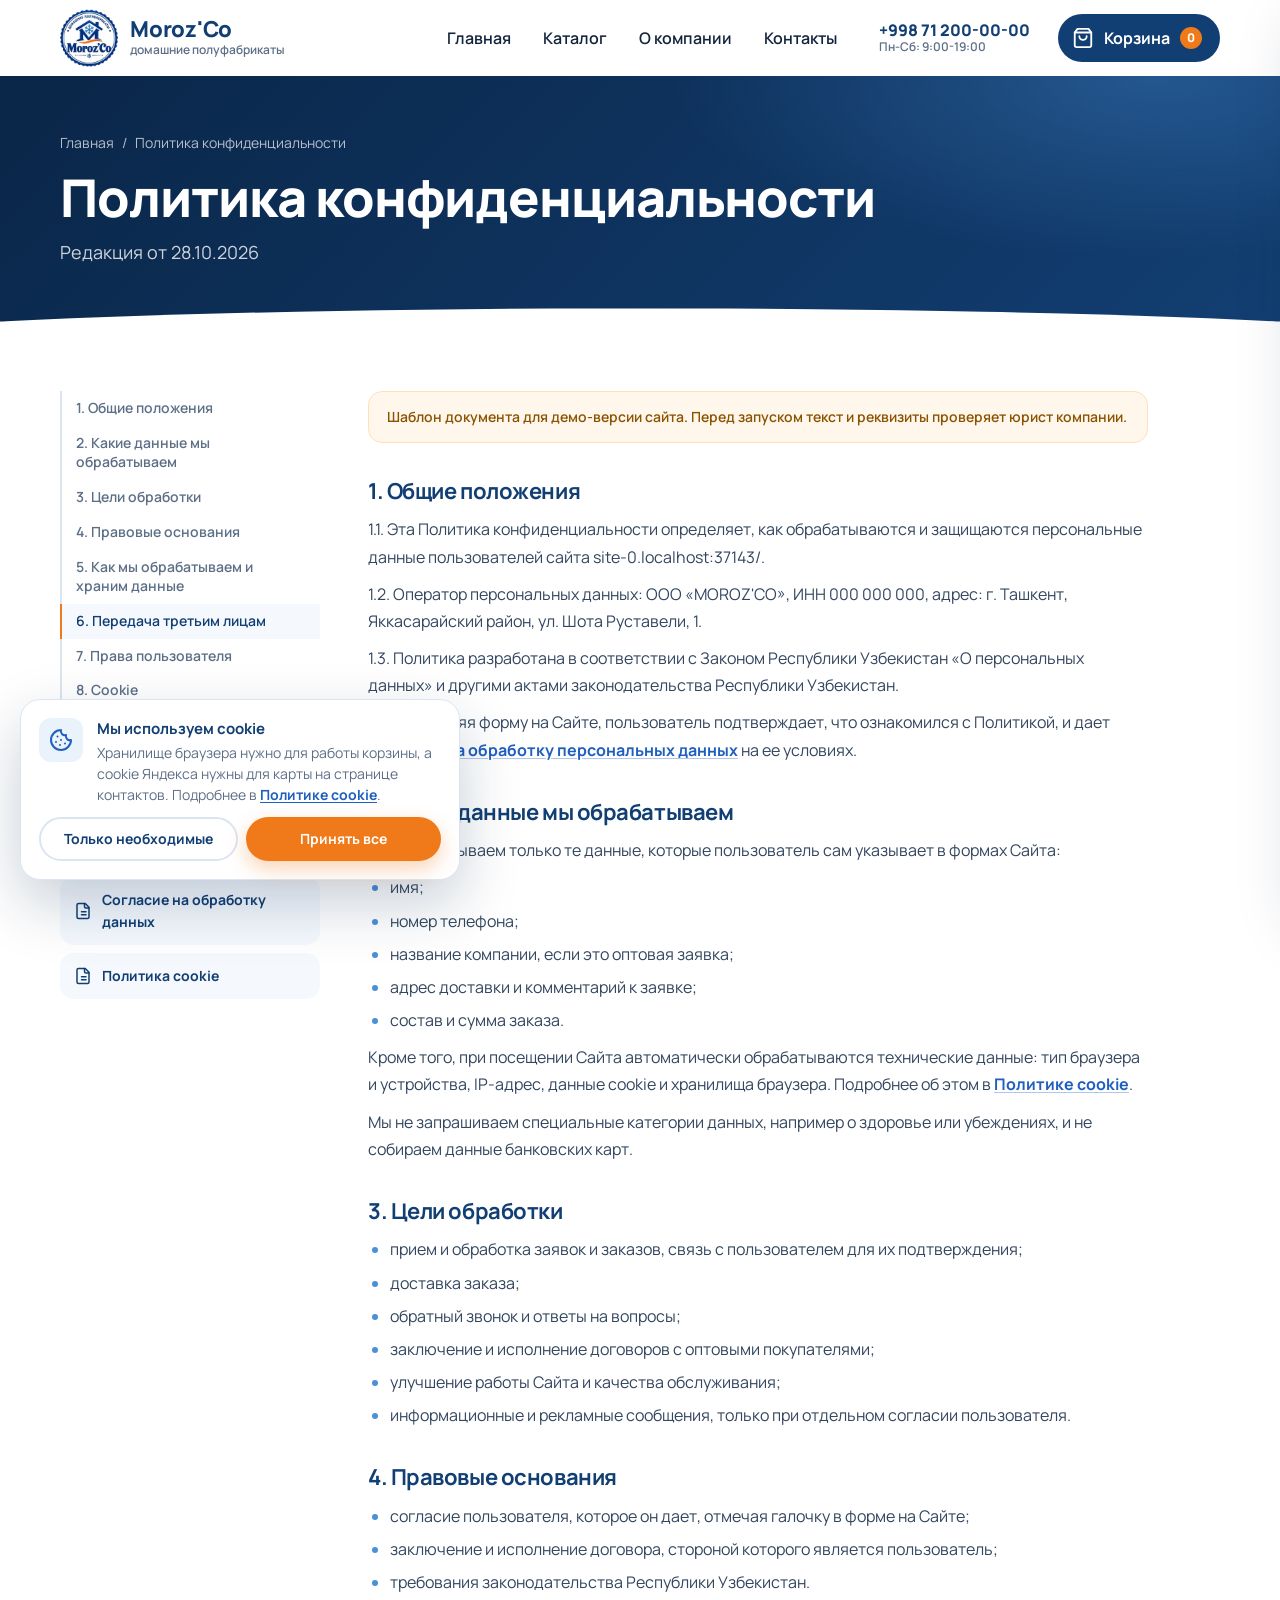
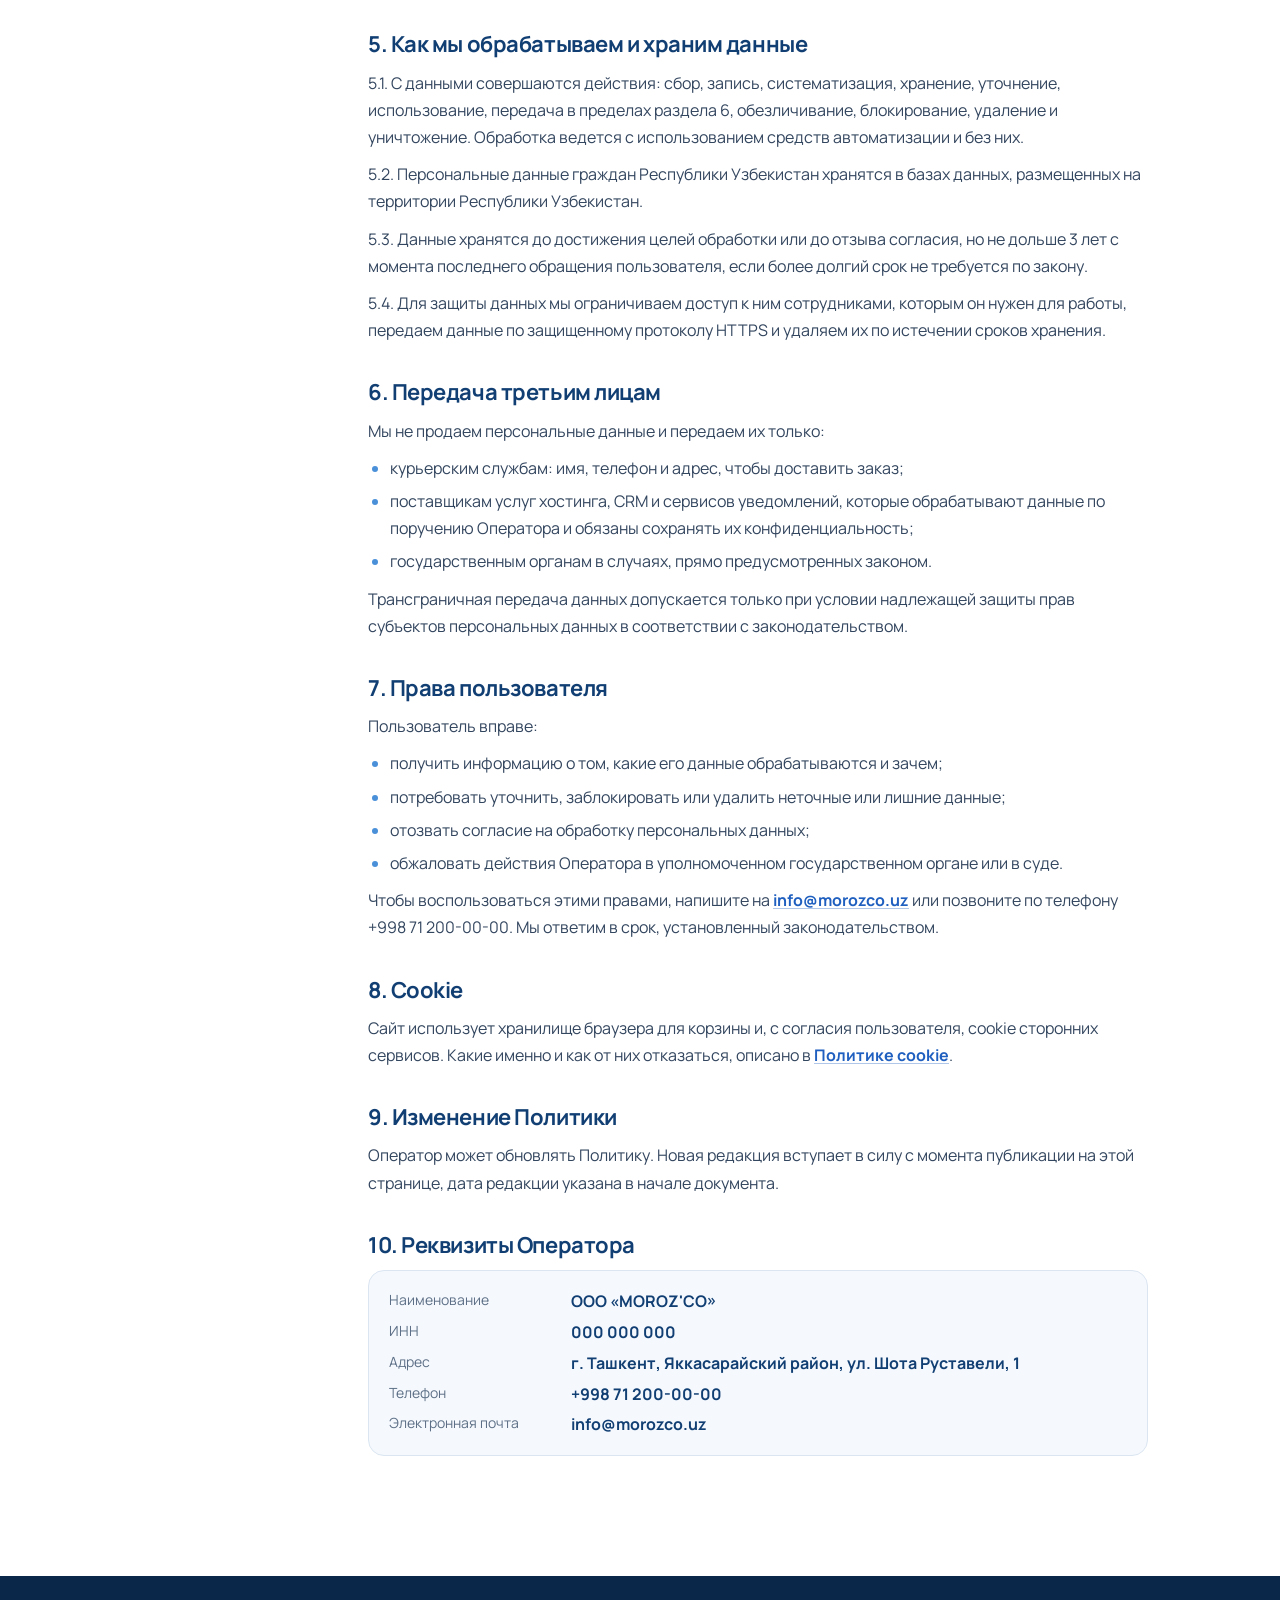
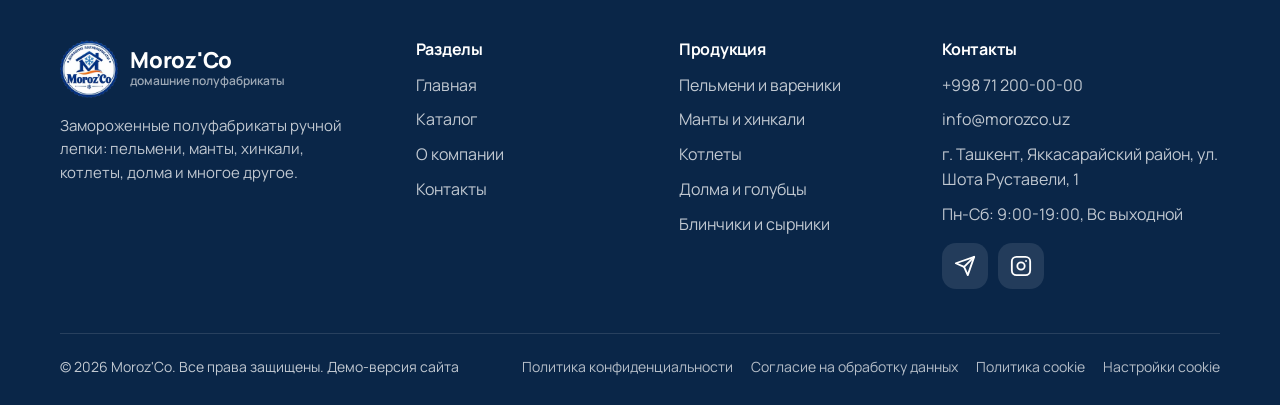
<file: privacy.html>
<!doctype html>
<html lang="ru">
<head>
  <meta charset="utf-8">
  <meta name="viewport" content="width=device-width, initial-scale=1, viewport-fit=cover">
  <title>Политика конфиденциальности | Moroz'Co</title>
  <meta name="description" content="Политика конфиденциальности Moroz'Co: какие персональные данные мы собираем, зачем, как храним и как их удалить.">
  <meta name="theme-color" content="#123f73">
  <link rel="icon" type="image/png" href="assets/img/favicon.png">
  <link rel="apple-touch-icon" href="assets/img/apple-touch-icon.png">
  <link rel="preload" href="assets/fonts/manrope-cyr.woff2" as="font" type="font/woff2" crossorigin>
  <link rel="stylesheet" href="assets/css/style.css?v=10">
</head>
<body data-page="legal">
  <header class="site-header" id="siteHeader"></header>

  <main>
    <section class="page-hero" data-anim>
      <div class="snow" aria-hidden="true"></div>
      <div class="container">
        <div class="crumbs"><a href="index.html">Главная</a><span>/</span><span>Политика конфиденциальности</span></div>
        <h1>Политика конфиденциальности</h1>
        <p>Редакция от <span data-co="docsDate"></span></p>
      </div>
    </section>

    <section class="container legal">
      <aside class="legal__aside">
        <details class="legal__toc" open>
          <summary>Содержание <svg viewBox="0 0 24 24" fill="none" stroke="currentColor" stroke-width="2" stroke-linecap="round" stroke-linejoin="round"><path d="m6 9 6 6 6-6"/></svg></summary>
          <nav id="toc" aria-label="Содержание"></nav>
        </details>
        <div class="legal__docs">
          <a href="privacy.html"><svg viewBox="0 0 24 24" fill="none" stroke="currentColor" stroke-width="2" stroke-linecap="round" stroke-linejoin="round"><path d="M15 2H6a2 2 0 0 0-2 2v16a2 2 0 0 0 2 2h12a2 2 0 0 0 2-2V7Z"/><path d="M14 2v4a2 2 0 0 0 2 2h4M10 13h6M10 17h6"/></svg>Политика конфиденциальности</a>
          <a href="consent.html"><svg viewBox="0 0 24 24" fill="none" stroke="currentColor" stroke-width="2" stroke-linecap="round" stroke-linejoin="round"><path d="M15 2H6a2 2 0 0 0-2 2v16a2 2 0 0 0 2 2h12a2 2 0 0 0 2-2V7Z"/><path d="M14 2v4a2 2 0 0 0 2 2h4M10 13h6M10 17h6"/></svg>Согласие на обработку данных</a>
          <a href="cookies.html"><svg viewBox="0 0 24 24" fill="none" stroke="currentColor" stroke-width="2" stroke-linecap="round" stroke-linejoin="round"><path d="M15 2H6a2 2 0 0 0-2 2v16a2 2 0 0 0 2 2h12a2 2 0 0 0 2-2V7Z"/><path d="M14 2v4a2 2 0 0 0 2 2h4M10 13h6M10 17h6"/></svg>Политика cookie</a>
        </div>
      </aside>

      <article class="legal__body">
        <div class="legal__note">Шаблон документа для демо-версии сайта. Перед запуском текст и реквизиты проверяет юрист компании.</div>

        <h2 id="general">1. Общие положения</h2>
        <p>1.1. Эта Политика конфиденциальности определяет, как обрабатываются и защищаются персональные данные пользователей сайта <span data-co="site"></span>.</p>
        <p>1.2. Оператор персональных данных: <span data-co="legalName"></span>, ИНН <span data-co="inn"></span>, адрес: <span data-co="legalAddress"></span>.</p>
        <p>1.3. Политика разработана в соответствии с Законом Республики Узбекистан «О персональных данных» и другими актами законодательства Республики Узбекистан.</p>
        <p>1.4. Отправляя форму на Сайте, пользователь подтверждает, что ознакомился с Политикой, и дает <a href="consent.html">согласие на обработку персональных данных</a> на ее условиях.</p>

        <h2 id="data">2. Какие данные мы обрабатываем</h2>
        <p>Мы обрабатываем только те данные, которые пользователь сам указывает в формах Сайта:</p>
        <ul>
          <li>имя;</li>
          <li>номер телефона;</li>
          <li>название компании, если это оптовая заявка;</li>
          <li>адрес доставки и комментарий к заявке;</li>
          <li>состав и сумма заказа.</li>
        </ul>
        <p>Кроме того, при посещении Сайта автоматически обрабатываются технические данные: тип браузера и устройства, IP-адрес, данные cookie и хранилища браузера. Подробнее об этом в <a href="cookies.html">Политике cookie</a>.</p>
        <p>Мы не запрашиваем специальные категории данных, например о здоровье или убеждениях, и не собираем данные банковских карт.</p>

        <h2 id="goals">3. Цели обработки</h2>
        <ul>
          <li>прием и обработка заявок и заказов, связь с пользователем для их подтверждения;</li>
          <li>доставка заказа;</li>
          <li>обратный звонок и ответы на вопросы;</li>
          <li>заключение и исполнение договоров с оптовыми покупателями;</li>
          <li>улучшение работы Сайта и качества обслуживания;</li>
          <li>информационные и рекламные сообщения, только при отдельном согласии пользователя.</li>
        </ul>

        <h2 id="basis">4. Правовые основания</h2>
        <ul>
          <li>согласие пользователя, которое он дает, отмечая галочку в форме на Сайте;</li>
          <li>заключение и исполнение договора, стороной которого является пользователь;</li>
          <li>требования законодательства Республики Узбекистан.</li>
        </ul>

        <h2 id="storage">5. Как мы обрабатываем и храним данные</h2>
        <p>5.1. С данными совершаются действия: сбор, запись, систематизация, хранение, уточнение, использование, передача в пределах раздела 6, обезличивание, блокирование, удаление и уничтожение. Обработка ведется с использованием средств автоматизации и без них.</p>
        <p>5.2. Персональные данные граждан Республики Узбекистан хранятся в базах данных, размещенных на территории Республики Узбекистан.</p>
        <p>5.3. Данные хранятся до достижения целей обработки или до отзыва согласия, но не дольше 3 лет с момента последнего обращения пользователя, если более долгий срок не требуется по закону.</p>
        <p>5.4. Для защиты данных мы ограничиваем доступ к ним сотрудниками, которым он нужен для работы, передаем данные по защищенному протоколу HTTPS и удаляем их по истечении сроков хранения.</p>

        <h2 id="transfer">6. Передача третьим лицам</h2>
        <p>Мы не продаем персональные данные и передаем их только:</p>
        <ul>
          <li>курьерским службам: имя, телефон и адрес, чтобы доставить заказ;</li>
          <li>поставщикам услуг хостинга, CRM и сервисов уведомлений, которые обрабатывают данные по поручению Оператора и обязаны сохранять их конфиденциальность;</li>
          <li>государственным органам в случаях, прямо предусмотренных законом.</li>
        </ul>
        <p>Трансграничная передача данных допускается только при условии надлежащей защиты прав субъектов персональных данных в соответствии с законодательством.</p>

        <h2 id="rights">7. Права пользователя</h2>
        <p>Пользователь вправе:</p>
        <ul>
          <li>получить информацию о том, какие его данные обрабатываются и зачем;</li>
          <li>потребовать уточнить, заблокировать или удалить неточные или лишние данные;</li>
          <li>отозвать согласие на обработку персональных данных;</li>
          <li>обжаловать действия Оператора в уполномоченном государственном органе или в суде.</li>
        </ul>
        <p>Чтобы воспользоваться этими правами, напишите на <a data-co="email" href="mailto:info@morozco.uz"></a> или позвоните по телефону <span data-co="phone"></span>. Мы ответим в срок, установленный законодательством.</p>

        <h2 id="cookies">8. Cookie</h2>
        <p>Сайт использует хранилище браузера для корзины и, с согласия пользователя, cookie сторонних сервисов. Какие именно и как от них отказаться, описано в <a href="cookies.html">Политике cookie</a>.</p>

        <h2 id="changes">9. Изменение Политики</h2>
        <p>Оператор может обновлять Политику. Новая редакция вступает в силу с момента публикации на этой странице, дата редакции указана в начале документа.</p>

        <h2 id="contacts">10. Реквизиты Оператора</h2>
        <div class="legal__card">
          <div><span>Наименование</span><b data-co="legalName"></b></div>
          <div><span>ИНН</span><b data-co="inn"></b></div>
          <div><span>Адрес</span><b data-co="legalAddress"></b></div>
          <div><span>Телефон</span><b data-co="phone"></b></div>
          <div><span>Электронная почта</span><b data-co="email"></b></div>
        </div>
      </article>
    </section>
  </main>

  <footer class="site-footer" id="siteFooter"></footer>

  <script src="assets/js/config.js?v=10"></script>
  <script src="assets/js/data.js?v=10"></script>
  <script src="assets/js/rules.js?v=10"></script>
  <script src="assets/js/lead.js?v=10"></script>
  <script src="assets/js/ui.js?v=10"></script>
  <script src="assets/js/cart.js?v=10"></script>
  <script src="assets/js/pages.js?v=10"></script>
</body>
</html>
</file>
<file: assets/css/style.css>
/* Moroz'Co - стили сайта */
@font-face { font-family: 'Manrope'; src: url('../fonts/manrope-cyr.woff2') format('woff2'); font-weight: 200 800; font-display: swap; unicode-range: U+0301, U+0400-045F, U+0490-0491, U+04B0-04B1, U+2116; }
@font-face { font-family: 'Manrope'; src: url('../fonts/manrope-lat.woff2') format('woff2'); font-weight: 200 800; font-display: swap; unicode-range: U+0000-00FF, U+0131, U+0152-0153, U+02BB-02BC, U+02C6, U+02DA, U+02DC, U+0304, U+0308, U+0329, U+2000-206F, U+20AC, U+2122, U+2191, U+2193, U+2212, U+2215, U+FEFF, U+FFFD; }

:root {
  --navy: #123f73;
  --navy-900: #0a2648;
  --navy-700: #1a4f8c;
  --blue: #1f5fbf;
  --sky: #4a90d9;
  --ice: #eaf2fb;
  --ice-2: #f5f9fe;
  --orange: #f07a1a;
  --orange-600: #d9650a;
  --text: #13253d;
  --muted: #5d6f86;
  --line: #dbe5f1;
  --white: #fff;
  --ok: #1f9d5a;
  --err: #d63a3a;

  --radius: 20px;
  --radius-sm: 12px;
  --shadow-sm: 0 2px 8px rgba(18, 63, 115, .08);
  --shadow-md: 0 10px 30px rgba(18, 63, 115, .12);
  --shadow-lg: 0 24px 60px rgba(10, 38, 72, .22);
  --header-h: 76px;
  --ease: cubic-bezier(.22, .61, .36, 1);
}

*, *::before, *::after { box-sizing: border-box; }
html { scroll-behavior: smooth; -webkit-text-size-adjust: 100%; }
/* полоса прокрутки страницы в виде скалки: ручки сверху и снизу, деревянный валик тянется по высоте ползунка */
html::-webkit-scrollbar { width: 14px; }
html::-webkit-scrollbar-track { background: var(--ice); box-shadow: inset 1px 0 0 var(--line); }
html::-webkit-scrollbar-thumb {
  min-height: 90px;
  background:
    repeating-linear-gradient(90deg, rgba(110, 62, 24, .1) 0 1px, transparent 1px 3px) center / 12px calc(100% - 40px) no-repeat,
    url("data:image/svg+xml,%3Csvg xmlns='http://www.w3.org/2000/svg' width='14' height='34'%3E%3Cdefs%3E%3ClinearGradient id='h' x1='0' x2='1'%3E%3Cstop offset='0' stop-color='%237c4a22'/%3E%3Cstop offset='.45' stop-color='%23c28a52'/%3E%3Cstop offset='1' stop-color='%237c4a22'/%3E%3C/linearGradient%3E%3ClinearGradient id='b' x1='0' x2='1'%3E%3Cstop offset='0' stop-color='%23a8723d'/%3E%3Cstop offset='.22' stop-color='%23d9aa6f'/%3E%3Cstop offset='.45' stop-color='%23f2d5a4'/%3E%3Cstop offset='.62' stop-color='%23e4be86'/%3E%3Cstop offset='.85' stop-color='%23c58f55'/%3E%3Cstop offset='1' stop-color='%239c6633'/%3E%3C/linearGradient%3E%3C/defs%3E%3Crect x='4' y='1' width='6' height='18' rx='3' fill='url(%23h)'/%3E%3Crect x='1' y='17' width='12' height='30' rx='3' fill='url(%23b)'/%3E%3C/svg%3E") center top / 14px 34px no-repeat,
    url("data:image/svg+xml,%3Csvg xmlns='http://www.w3.org/2000/svg' width='14' height='34'%3E%3Cdefs%3E%3ClinearGradient id='h' x1='0' x2='1'%3E%3Cstop offset='0' stop-color='%237c4a22'/%3E%3Cstop offset='.45' stop-color='%23c28a52'/%3E%3Cstop offset='1' stop-color='%237c4a22'/%3E%3C/linearGradient%3E%3ClinearGradient id='b' x1='0' x2='1'%3E%3Cstop offset='0' stop-color='%23a8723d'/%3E%3Cstop offset='.22' stop-color='%23d9aa6f'/%3E%3Cstop offset='.45' stop-color='%23f2d5a4'/%3E%3Cstop offset='.62' stop-color='%23e4be86'/%3E%3Cstop offset='.85' stop-color='%23c58f55'/%3E%3Cstop offset='1' stop-color='%239c6633'/%3E%3C/linearGradient%3E%3C/defs%3E%3Crect x='4' y='15' width='6' height='18' rx='3' fill='url(%23h)'/%3E%3Crect x='1' y='-13' width='12' height='30' rx='3' fill='url(%23b)'/%3E%3C/svg%3E") center bottom / 14px 34px no-repeat,
    linear-gradient(90deg, #a8723d, #d9aa6f 22%, #f2d5a4 45%, #e4be86 62%, #c58f55 85%, #9c6633) center / 12px calc(100% - 50px) no-repeat;
}
/* Firefox не умеет рисовать ползунок картинкой, там просто цвета дерева */
@supports not selector(::-webkit-scrollbar) {
  html { scrollbar-color: #d4a46a var(--ice); }
}
body {
  margin: 0;
  font-family: 'Manrope', system-ui, -apple-system, 'Segoe UI', Roboto, Arial, sans-serif;
  font-size: 16px;
  line-height: 1.55;
  color: var(--text);
  background: var(--white);
  overflow-x: hidden;
  -webkit-tap-highlight-color: transparent;
}
body.no-scroll { overflow: hidden; }
img { max-width: 100%; height: auto; display: block; }
a { color: inherit; text-decoration: none; }
button { font: inherit; color: inherit; cursor: pointer; border: 0; background: none; padding: 0; }
input, textarea, select { font: inherit; color: inherit; }
h1, h2, h3, h4 { margin: 0; line-height: 1.15; letter-spacing: -.02em; }
p { margin: 0; }
:focus-visible { outline: 3px solid var(--sky); outline-offset: 2px; border-radius: 6px; }

.container { width: 100%; max-width: 1200px; margin: 0 auto; padding: 0 20px; }
.section { padding: 88px 0; }
.section--ice { background: var(--ice-2); }
.section__head { display: flex; align-items: end; justify-content: space-between; gap: 20px; margin-bottom: 36px; flex-wrap: wrap; }
.section__title { font-size: clamp(28px, 3.4vw, 40px); font-weight: 800; color: var(--navy); }
.section__sub { color: var(--muted); max-width: 560px; margin-top: 10px; }
.eyebrow {
  display: inline-flex; align-items: center; gap: 8px;
  font-size: 13px; font-weight: 700; letter-spacing: .08em; text-transform: uppercase; color: var(--blue);
  margin-bottom: 12px;
}
.eyebrow svg { width: 16px; height: 16px; }

/* ---------- кнопки ---------- */
.btn {
  display: inline-flex; align-items: center; justify-content: center; gap: 10px;
  height: 52px; padding: 0 26px; border-radius: 999px;
  font-weight: 700; font-size: 16px; white-space: nowrap;
  transition: transform .25s var(--ease), box-shadow .25s var(--ease), background-color .2s, color .2s;
}
.btn svg { width: 20px; height: 20px; flex: none; }
.btn:active { transform: scale(.97); }
.btn--primary { background: var(--orange); color: #fff; box-shadow: 0 8px 20px rgba(240, 122, 26, .32); }
.btn--primary:hover { background: var(--orange-600); transform: translateY(-2px); box-shadow: 0 12px 26px rgba(240, 122, 26, .38); }
.btn--navy { background: var(--navy); color: #fff; }
.btn--navy:hover { background: var(--navy-700); transform: translateY(-2px); }
.btn--ghost { border: 2px solid rgba(255, 255, 255, .5); color: #fff; }
.btn--ghost:hover { background: #fff; color: var(--navy); border-color: #fff; }
.btn--outline { border: 2px solid var(--line); color: var(--navy); background: #fff; }
.btn--outline:hover { border-color: var(--navy); }
.btn--sm { height: 42px; padding: 0 18px; font-size: 15px; }
.btn--block { width: 100%; }
.btn[disabled] { opacity: .55; pointer-events: none; }
.btn .spinner { width: 18px; height: 18px; border: 2.5px solid rgba(255, 255, 255, .4); border-top-color: #fff; border-radius: 50%; animation: spin .8s linear infinite; }

.link-arrow { display: inline-flex; align-items: center; gap: 8px; font-weight: 700; color: var(--blue); }
.link-arrow svg { width: 18px; height: 18px; transition: transform .25s var(--ease); }
.link-arrow:hover svg { transform: translateX(4px); }

/* ---------- шапка ---------- */
.site-header { position: sticky; top: 0; z-index: 50; min-height: var(--header-h); background: #fff; transition: box-shadow .3s; }
.site-header.is-scrolled { box-shadow: 0 6px 24px rgba(18, 63, 115, .1); }
.header { display: flex; align-items: center; gap: 28px; height: var(--header-h); }
.logo { display: flex; align-items: center; gap: 12px; flex: none; }
.logo img { width: 58px; height: 58px; transition: transform .5s var(--ease); }
.logo:hover img { transform: rotate(-12deg) scale(1.05); }
.logo__text b { display: block; font-size: 22px; font-weight: 800; color: var(--navy); letter-spacing: -.01em; line-height: 1.1; }
.logo__text span { display: block; font-size: 12px; color: var(--muted); font-weight: 600; }
.nav { display: flex; gap: 4px; margin-left: auto; }
.nav a { position: relative; padding: 10px 14px; font-weight: 600; color: var(--text); border-radius: 10px; transition: color .2s; }
.nav a::after {
  content: ''; position: absolute; left: 14px; right: 14px; bottom: 4px; height: 3px; border-radius: 3px;
  background: var(--orange); transform: scaleX(0); transform-origin: left; transition: transform .3s var(--ease);
}
.nav a:hover { color: var(--navy); }
.nav a:hover::after, .nav a.is-active::after { transform: scaleX(1); }
.nav a.is-active { color: var(--navy); }
.header__phone { display: flex; flex-direction: column; line-height: 1.2; font-weight: 800; color: var(--navy); }
.header__phone small { font-size: 12px; font-weight: 600; color: var(--muted); }
.cart-btn {
  position: relative; display: inline-flex; align-items: center; gap: 10px;
  height: 48px; padding: 0 18px 0 14px; border-radius: 999px; background: var(--navy); color: #fff; font-weight: 700;
  transition: background-color .2s, transform .25s var(--ease);
}
.cart-btn:hover { background: var(--navy-700); }
.cart-btn svg { width: 22px; height: 22px; }
.cart-btn__count {
  min-width: 22px; height: 22px; padding: 0 6px; border-radius: 11px; background: var(--orange); color: #fff;
  font-size: 12px; font-weight: 800; display: inline-flex; align-items: center; justify-content: center;
}
.cart-btn.bump { animation: bump .45s var(--ease); }
.burger { display: none; width: 46px; height: 46px; border-radius: 12px; background: var(--ice); position: relative; flex: none; }
.burger span { position: absolute; left: 12px; right: 12px; height: 2.5px; border-radius: 2px; background: var(--navy); transition: transform .3s var(--ease), opacity .2s; }
.burger span:nth-child(1) { top: 15px; } .burger span:nth-child(2) { top: 22px; } .burger span:nth-child(3) { top: 29px; }
.menu-open .burger span:nth-child(1) { transform: translateY(7px) rotate(45deg); }
.menu-open .burger span:nth-child(2) { opacity: 0; }
.menu-open .burger span:nth-child(3) { transform: translateY(-7px) rotate(-45deg); }

.mobile-menu {
  position: fixed; inset: var(--header-h) 0 0 0; z-index: 49; background: #fff;
  padding: 24px 20px 32px; display: flex; flex-direction: column; gap: 6px;
  transform: translateY(-12px); opacity: 0; visibility: hidden; transition: transform .35s var(--ease), opacity .3s, visibility .3s;
  overflow-y: auto;
}
.menu-open .mobile-menu { transform: none; opacity: 1; visibility: visible; }
.mobile-menu a.mm-link {
  display: flex; justify-content: space-between; align-items: center; padding: 16px 4px; font-size: 22px; font-weight: 800;
  color: var(--navy); border-bottom: 1px solid var(--line); opacity: 0; transform: translateX(-16px);
  transition: opacity .35s var(--ease), transform .35s var(--ease);
}
.mobile-menu a.mm-link.is-active { color: var(--orange); }
.menu-open .mobile-menu a.mm-link { opacity: 1; transform: none; }
.menu-open .mobile-menu a.mm-link:nth-child(2) { transition-delay: .05s; }
.menu-open .mobile-menu a.mm-link:nth-child(3) { transition-delay: .1s; }
.menu-open .mobile-menu a.mm-link:nth-child(4) { transition-delay: .15s; }
.mobile-menu__contacts { margin-top: 24px; display: grid; gap: 12px; }
.mobile-menu__contacts a { font-weight: 700; color: var(--navy); }

/* ---------- герой / баннер ---------- */
.hero {
  position: relative; overflow: hidden; color: #fff;
  background: radial-gradient(1200px 500px at 85% 20%, rgba(74, 144, 217, .35), transparent 60%), linear-gradient(135deg, var(--navy-900), var(--navy) 55%, var(--navy-700));
}
.hero::after { /* мягкая волна снизу */
  content: ''; position: absolute; left: 0; right: 0; bottom: -1px; height: 70px;
  background: #fff; clip-path: ellipse(70% 100% at 50% 100%);
}
/* слайды лежат в одной ячейке сетки: баннер берет высоту самого высокого и не прыгает при смене */
.slider { position: relative; min-height: 600px; display: grid; }
.slide {
  grid-area: 1 / 1; position: relative; display: grid; grid-template-columns: 1.05fr 1fr; align-items: center; gap: 32px;
  padding: 48px 0 150px; opacity: 0; visibility: hidden; transition: opacity .7s var(--ease), visibility .7s;
}
.slide.is-active { opacity: 1; visibility: visible; }
.slide__text > * { opacity: 0; transform: translateY(24px); transition: opacity .7s var(--ease), transform .7s var(--ease); }
.slide.is-active .slide__text > * { opacity: 1; transform: none; }
.slide.is-active .slide__text > :nth-child(2) { transition-delay: .08s; }
.slide.is-active .slide__text > :nth-child(3) { transition-delay: .16s; }
.slide.is-active .slide__text > :nth-child(4) { transition-delay: .24s; }
.slide.is-active .slide__text > :nth-child(5) { transition-delay: .32s; }
.chip-hero {
  display: inline-flex; align-items: center; gap: 8px; padding: 8px 14px; border-radius: 999px;
  background: rgba(255, 255, 255, .12); border: 1px solid rgba(255, 255, 255, .22); font-size: 14px; font-weight: 700;
}
.chip-hero svg { width: 16px; height: 16px; color: #9cc8f5; }
.slide h1, .slide h2 { font-size: clamp(32px, 4.4vw, 56px); font-weight: 800; margin: 20px 0 18px; }
.slide h1 em, .slide h2 em { font-style: normal; color: #ffb06b; }
.slide p { font-size: 18px; color: rgba(255, 255, 255, .82); max-width: 520px; }
.slide__btns { display: flex; gap: 14px; flex-wrap: wrap; margin-top: 32px; }
.slide__facts { display: flex; gap: 28px; margin-top: 36px; flex-wrap: wrap; }
.slide__facts div { font-size: 14px; color: rgba(255, 255, 255, .7); }
.slide__facts b { display: block; font-size: 24px; color: #fff; }
/* фото баннера: лежат под слайдами на всю ширину, активное плавно приближается */
.hero__bg { position: absolute; inset: 0; }
.hero__bg img {
  position: absolute; inset: 0; width: 100%; height: 100%; object-fit: cover; object-position: 70% 50%;
  opacity: 0; transform: scale(1.08); transition: opacity 1.1s var(--ease), transform 7s ease-out;
}
.hero__bg img.is-active { opacity: 1; transform: none; }
.hero__bg::after { /* затемнение слева, чтобы текст читался */
  content: ''; position: absolute; inset: 0;
  background: linear-gradient(90deg, rgba(10, 38, 72, .96) 0%, rgba(10, 38, 72, .86) 32%, rgba(18, 63, 115, .4) 56%, rgba(18, 63, 115, 0) 78%);
}
.slide h1, .slide h2, .slide p { text-shadow: 0 2px 18px rgba(5, 20, 40, .35); }
.slide__art { position: relative; align-self: stretch; }
.slide__art { transform: translateX(40px); opacity: 0; transition: transform 1s var(--ease), opacity .8s var(--ease); }
.slide.is-active .slide__art { transform: none; opacity: 1; }
.slide__tag {
  position: absolute; left: 0; bottom: 2%; background: #fff; color: var(--navy); border-radius: 16px; padding: 12px 16px;
  box-shadow: var(--shadow-lg); font-weight: 800; display: flex; gap: 10px; align-items: center; font-size: 15px;
}
.slide__tag i { width: 36px; height: 36px; border-radius: 10px; background: var(--ice); display: grid; place-items: center; color: var(--blue); }
.slide__tag i svg { width: 20px; height: 20px; }
.slide__tag small { display: block; font-size: 12px; font-weight: 600; color: var(--muted); }
.slider__ui { position: absolute; left: 0; right: 0; bottom: 92px; z-index: 3; display: flex; align-items: center; gap: 16px; }
.slider__dots { display: flex; gap: 8px; }
.slider__dots button { width: 10px; height: 10px; border-radius: 5px; background: rgba(255, 255, 255, .35); transition: width .4s var(--ease), background-color .3s; }
.slider__dots button.is-active { width: 34px; background: var(--orange); }
.slider__arrows { display: flex; gap: 8px; margin-left: auto; }
.slider__arrows button {
  width: 48px; height: 48px; border-radius: 50%; border: 1.5px solid rgba(255, 255, 255, .35); color: #fff; background: rgba(10, 38, 72, .3);
  display: grid; place-items: center; transition: background-color .2s, border-color .2s;
}
.slider__arrows button:hover { background: rgba(255, 255, 255, .14); border-color: #fff; }
.slider__arrows svg { width: 20px; height: 20px; }

/* падающий снег */
.snow { position: absolute; inset: 0; pointer-events: none; overflow: hidden; z-index: 1; }
.snow i {
  position: absolute; top: -20px; color: #fff; opacity: .5; font-style: normal; line-height: 1;
  animation: snow linear infinite;
}
.anim-off .snow i, .anim-off .float, .anim-off .spin-slow { animation-play-state: paused; }

/* ---------- преимущества ---------- */
.features { position: relative; z-index: 4; margin-top: -64px; }
.features__grid { display: grid; grid-template-columns: repeat(4, 1fr); gap: 18px; }
.feature {
  background: #fff; border-radius: var(--radius); padding: 24px; box-shadow: var(--shadow-md);
  transition: transform .35s var(--ease), box-shadow .35s var(--ease);
}
.feature:hover { transform: translateY(-6px); box-shadow: var(--shadow-lg); }
.feature__icon {
  width: 52px; height: 52px; border-radius: 14px; display: grid; place-items: center; margin-bottom: 14px;
  background: var(--ice); color: var(--blue); transition: background-color .3s, color .3s;
}
.feature:hover .feature__icon { background: var(--navy); color: #fff; }
.feature__icon svg { width: 26px; height: 26px; }
.feature h3 { font-size: 18px; color: var(--navy); margin-bottom: 6px; }
.feature p { color: var(--muted); font-size: 15px; }

/* ---------- карточки продукции ---------- */
.grid-products { display: grid; grid-template-columns: repeat(4, 1fr); gap: 22px; }
.card {
  position: relative; display: flex; flex-direction: column; background: #fff; border-radius: var(--radius);
  border: 1px solid var(--line); overflow: hidden; transition: transform .35s var(--ease), box-shadow .35s var(--ease), border-color .3s;
}
.card:hover { transform: translateY(-6px); box-shadow: var(--shadow-md); border-color: transparent; }
.card__media {
  position: relative; display: block; width: 100%; aspect-ratio: 4 / 3; overflow: hidden;
  background: radial-gradient(circle at 50% 35%, #fff, var(--ice) 75%);
}
.card__media img { width: 100%; height: 100%; object-fit: cover; transition: transform .6s var(--ease); }
.card:hover .card__media img { transform: scale(1.06); }
.badge {
  position: absolute; top: 12px; left: 12px; z-index: 2; padding: 5px 11px; border-radius: 999px;
  font-size: 12px; font-weight: 800; letter-spacing: .02em; color: #fff; background: var(--orange);
}
.badge--new { background: var(--blue); }
.card__body { display: flex; flex-direction: column; flex: 1; padding: 16px 18px 18px; }
.card__meta { font-size: 13px; font-weight: 700; color: var(--sky); margin-bottom: 4px; }
.card__title { font-size: 18px; font-weight: 800; color: var(--navy); line-height: 1.25; }
.card__title button { text-align: left; }
.card__title button:hover { color: var(--blue); }
.card__desc { color: var(--muted); font-size: 14px; margin-top: 6px; }
.card__foot { display: flex; align-items: center; justify-content: space-between; gap: 10px; margin-top: auto; padding-top: 16px; }
.price { font-size: 20px; font-weight: 800; color: var(--text); white-space: nowrap; }
.price small { font-size: 14px; font-weight: 700; color: var(--muted); }
.buy { min-height: 42px; display: flex; }

.stepper {
  display: inline-flex; align-items: center; height: 42px; border-radius: 999px; background: var(--navy); color: #fff;
  animation: pop .3s var(--ease);
}
.stepper button { width: 40px; height: 42px; display: grid; place-items: center; font-size: 20px; font-weight: 700; border-radius: 50%; }
.stepper button:hover { color: #ffb06b; }
.stepper span { min-width: 26px; text-align: center; font-weight: 800; }
.stepper--light { background: var(--ice); color: var(--navy); }
.stepper--light button:hover { color: var(--orange); }

/* ---------- как заказать ---------- */
.steps { display: grid; grid-template-columns: repeat(3, 1fr); gap: 22px; counter-reset: step; }
.step { position: relative; padding: 30px 26px; border-radius: var(--radius); background: #fff; border: 1px solid var(--line); }
.step::before {
  counter-increment: step; content: '0' counter(step); position: absolute; right: 22px; top: 18px;
  font-size: 52px; font-weight: 800; color: var(--ice); line-height: 1;
}
.step__icon { width: 56px; height: 56px; border-radius: 16px; background: var(--navy); color: #fff; display: grid; place-items: center; margin-bottom: 18px; }
.step__icon svg { width: 28px; height: 28px; }
.step h3 { font-size: 19px; color: var(--navy); margin-bottom: 8px; }
.step p { color: var(--muted); }

/* ---------- о компании (блоки) ---------- */
.split { display: grid; grid-template-columns: 1fr 1fr; gap: 56px; align-items: center; }
.split__media { position: relative; border-radius: 28px; background: var(--ice); aspect-ratio: 1 / 1; display: grid; place-items: center; overflow: hidden; }
.split__media .big-logo { width: 62%; position: relative; z-index: 1; filter: drop-shadow(0 18px 30px rgba(18, 63, 115, .18)); }
.split__media .ring { position: absolute; width: 86%; aspect-ratio: 1; border-radius: 50%; border: 2px dashed rgba(31, 95, 191, .25); }
.spin-slow { animation: spin 40s linear infinite; }
.split__media .mini-card {
  position: absolute; z-index: 2; background: #fff; border-radius: 16px; padding: 12px 16px; box-shadow: var(--shadow-md);
  font-weight: 800; color: var(--navy); font-size: 15px; display: flex; align-items: center; gap: 10px;
}
.split__media .mini-card svg { width: 22px; height: 22px; color: var(--orange); }
.split__media .mini-card--1 { left: 6%; top: 12%; }
.split__media .mini-card--2 { right: 6%; bottom: 12%; }
.prose p { color: var(--muted); font-size: 17px; margin-top: 16px; }
.checklist { list-style: none; padding: 0; margin: 24px 0 0; display: grid; gap: 12px; }
.checklist li { display: flex; gap: 12px; align-items: flex-start; font-weight: 600; }
.checklist li svg { flex: none; width: 24px; height: 24px; color: var(--ok); }

.stats { display: grid; grid-template-columns: repeat(4, 1fr); gap: 18px; }
.stat { text-align: center; padding: 28px 16px; border-radius: var(--radius); background: #fff; border: 1px solid var(--line); }
.stat b { display: block; font-size: clamp(32px, 4vw, 46px); font-weight: 800; color: var(--navy); line-height: 1.1; }
.stat span { color: var(--muted); font-weight: 600; }

.process { display: grid; grid-template-columns: repeat(4, 1fr); gap: 18px; position: relative; }
.process__item { position: relative; padding: 26px 22px; border-radius: var(--radius); background: #fff; box-shadow: var(--shadow-sm); }
.process__num { display: inline-grid; place-items: center; width: 40px; height: 40px; border-radius: 50%; background: var(--orange); color: #fff; font-weight: 800; margin-bottom: 14px; }
.process__item h3 { font-size: 18px; color: var(--navy); margin-bottom: 6px; }
.process__item p { color: var(--muted); font-size: 15px; }

/* ---------- блок опта / CTA ---------- */
.cta {
  position: relative; overflow: hidden; border-radius: 32px; color: #fff; padding: 56px;
  background: radial-gradient(600px 300px at 90% 0%, rgba(74, 144, 217, .4), transparent 60%), linear-gradient(135deg, var(--navy-900), var(--navy));
  display: grid; grid-template-columns: 1.1fr 1fr; gap: 40px; align-items: center;
}
.cta--row { grid-template-columns: 1.4fr auto; }
.cta h2 { font-size: clamp(28px, 3.4vw, 40px); font-weight: 800; margin-bottom: 14px; }
.cta p { color: rgba(255, 255, 255, .8); font-size: 17px; }
.cta .checklist li { color: #fff; }
.cta .checklist li svg { color: #7fd1a3; }
.cta__form { position: relative; z-index: 2; background: #fff; color: var(--text); border-radius: 24px; padding: 28px; box-shadow: var(--shadow-lg); }
.cta__form h3 { font-size: 20px; color: var(--navy); margin-bottom: 16px; }

/* ---------- формы ---------- */
.field { display: grid; gap: 6px; margin-bottom: 14px; }
.field label { font-size: 14px; font-weight: 700; color: var(--navy); }
.input {
  width: 100%; height: 52px; padding: 0 16px; border-radius: 14px; border: 1.5px solid var(--line); background: var(--ice-2);
  transition: border-color .2s, background-color .2s, box-shadow .2s; font-size: 16px;
}
textarea.input { height: auto; min-height: 84px; padding: 14px 16px; resize: vertical; }
.input:focus { outline: none; border-color: var(--blue); background: #fff; box-shadow: 0 0 0 4px rgba(31, 95, 191, .12); }
.field.has-error .input { border-color: var(--err); background: #fff6f6; }
.field__err { font-size: 13px; color: var(--err); font-weight: 600; display: none; }
.field.has-error .field__err { display: block; animation: shake .35s; }
.form-note { font-size: 12.5px; color: var(--muted); margin-top: 10px; }

/* галочка согласия на обработку персональных данных */
.field--agree { margin: 2px 0 16px; }
.agree { display: flex; gap: 12px; align-items: flex-start; cursor: pointer; font-size: 14px; line-height: 1.45; color: var(--muted); user-select: none; -webkit-user-select: none; }
.agree input { position: absolute; opacity: 0; width: 1px; height: 1px; pointer-events: none; }
.agree .check__box { margin-top: 1px; }
.agree a { color: var(--blue); font-weight: 700; text-decoration: underline; text-decoration-color: rgba(31, 95, 191, .35); text-underline-offset: 2px; }
.agree a:hover { text-decoration-color: currentColor; }
.field--agree.has-error .check__box { border-color: var(--err); box-shadow: 0 0 0 4px rgba(214, 58, 58, .12); }
.field--agree .field__err { margin-top: 6px; padding-left: 34px; }
.form-error { display: none; margin-top: 12px; padding: 12px 14px; border-radius: 12px; background: #fff1f1; color: var(--err); font-size: 14px; font-weight: 600; }
.form-error.is-visible { display: block; }

.success { text-align: center; padding: 12px 0; }
.success__icon { width: 84px; height: 84px; margin: 0 auto 18px; border-radius: 50%; background: #e7f6ee; display: grid; place-items: center; }
.success__icon svg { width: 46px; height: 46px; color: var(--ok); }
.success__icon path { stroke-dasharray: 40; stroke-dashoffset: 40; animation: draw .6s .15s var(--ease) forwards; }
.success h3 { font-size: 22px; color: var(--navy); margin-bottom: 8px; }
.success p { color: var(--muted); }
.success .num { display: inline-block; margin-top: 10px; padding: 6px 12px; border-radius: 10px; background: var(--ice); font-weight: 800; color: var(--navy); }

/* ---------- страница: шапка раздела ---------- */
.page-hero {
  position: relative; overflow: hidden; color: #fff; padding: 56px 0 84px;
  background: radial-gradient(800px 300px at 90% 0%, rgba(74, 144, 217, .35), transparent 60%), linear-gradient(135deg, var(--navy-900), var(--navy));
}
.page-hero::after { content: ''; position: absolute; left: 0; right: 0; bottom: -1px; height: 44px; background: #fff; clip-path: ellipse(70% 100% at 50% 100%); }
.page-hero .container { position: relative; z-index: 2; }
.crumbs { display: flex; gap: 8px; font-size: 14px; color: rgba(255, 255, 255, .7); margin-bottom: 14px; }
.crumbs a:hover { color: #fff; }
.page-hero h1 { font-size: clamp(32px, 4.6vw, 52px); font-weight: 800; }
.page-hero p { margin-top: 12px; color: rgba(255, 255, 255, .8); font-size: 18px; max-width: 620px; }

/* ---------- каталог ---------- */
.catalog { display: grid; grid-template-columns: 272px minmax(0, 1fr); gap: 28px; align-items: start; padding-top: 32px; padding-bottom: 72px; }
.catalog__main { display: grid; grid-template-columns: minmax(0, 1fr) auto; gap: 12px; align-items: center; }
.catalog__main > .active-filters, .catalog__main > .catalog-count, .catalog__main > .grid-products { grid-column: 1 / -1; }
.catalog__bar { display: flex; gap: 10px; align-items: center; }
.catalog__bar .dd { min-width: 214px; }
.grid-products--catalog { grid-template-columns: repeat(3, 1fr); }
.search { position: relative; display: block; }
.search svg { position: absolute; left: 16px; top: 50%; width: 18px; height: 18px; transform: translateY(-50%); color: var(--muted); pointer-events: none; }
.search .input { height: 48px; padding-left: 46px; border-radius: 999px; background: #fff; }
.search .input::-webkit-search-cancel-button { cursor: pointer; }
.catalog-count { color: var(--muted); font-weight: 600; font-size: 15px; margin: 2px 0 4px; }

/* фильтры */
.filters { position: sticky; top: calc(var(--header-h) + 20px); display: grid; gap: 16px; }
.filters__panel { background: #fff; border: 1px solid var(--line); border-radius: var(--radius); padding: 20px; }
.filters__grip, .filters .filters__close, .filters__foot { display: none; }
.filters__head { display: flex; align-items: center; justify-content: space-between; gap: 10px; margin-bottom: 8px; }
.filters__head h2 { font-size: 20px; color: var(--navy); }
.filters__reset { font-size: 14px; font-weight: 700; color: var(--orange-600); padding: 6px 4px; }
.filters__reset:hover { color: var(--orange); }
.filters__group { border: 0; margin: 0; padding: 14px 0 0; min-width: 0; }
.filters__group + .filters__group { margin-top: 10px; border-top: 1px solid var(--line); }
.filters__group legend { float: left; width: 100%; padding: 0; margin-bottom: 8px; font-size: 13px; font-weight: 800; letter-spacing: .06em; text-transform: uppercase; color: var(--muted); }
.check {
  display: flex; align-items: center; gap: 12px; padding: 9px 10px; margin: 0 -10px; border-radius: 12px; cursor: pointer;
  transition: background-color .2s; user-select: none; -webkit-user-select: none;
}
.check:hover { background: var(--ice-2); }
.check input { position: absolute; opacity: 0; width: 1px; height: 1px; pointer-events: none; }
.check__box {
  flex: none; width: 22px; height: 22px; border-radius: 7px; border: 2px solid #c3d2e4; background: #fff; display: grid; place-items: center;
  transition: background-color .2s, border-color .2s, transform .2s var(--ease);
}
.check__box svg { width: 14px; height: 14px; color: #fff; stroke-width: 3.2; stroke-dasharray: 24; stroke-dashoffset: 24; transition: stroke-dashoffset .3s var(--ease); }
.check input:checked + .check__box, .agree input:checked + .check__box { background: var(--navy); border-color: var(--navy); }
.check input:checked + .check__box svg, .agree input:checked + .check__box svg { stroke-dashoffset: 0; }
.check:active .check__box, .agree:active .check__box { transform: scale(.9); }
.check input:focus-visible + .check__box, .agree input:focus-visible + .check__box { outline: 3px solid var(--sky); outline-offset: 2px; }
.check__label { flex: 1; font-weight: 600; font-size: 15px; line-height: 1.3; }
.check input:checked ~ .check__label { color: var(--navy); font-weight: 800; }
.check__count { font-size: 12px; font-weight: 800; color: var(--muted); background: var(--ice); padding: 2px 8px; border-radius: 999px; }
.filters__help { background: var(--ice); border-radius: var(--radius); padding: 20px; }
.filters__help b { color: var(--navy); display: block; margin-bottom: 6px; }
.filters__help p { color: var(--muted); font-size: 14px; margin-bottom: 14px; }
.filters-overlay { display: none; }

.filter-btn {
  display: none; align-items: center; justify-content: center; gap: 8px; height: 48px; padding: 0 16px; border-radius: 999px;
  background: var(--navy); color: #fff; font-weight: 700; font-size: 15px;
}
.filter-btn svg { width: 18px; height: 18px; }
.filter-btn__count { min-width: 22px; height: 22px; padding: 0 6px; border-radius: 11px; background: var(--orange); font-size: 12px; font-weight: 800; display: inline-grid; place-items: center; animation: pop .25s var(--ease); }
.filter-btn__count[hidden] { display: none; }

.active-filters { display: flex; flex-wrap: wrap; gap: 8px; }
.active-filters:empty { display: none; }
.af {
  display: inline-flex; align-items: center; gap: 6px; height: 36px; padding: 0 10px 0 14px; border-radius: 999px;
  background: var(--ice); color: var(--navy); font-weight: 700; font-size: 14px; flex: none; animation: pop .25s var(--ease);
  transition: background-color .2s;
}
.af svg { width: 15px; height: 15px; opacity: .7; }
.af:hover { background: var(--line); }
.af--reset { background: none; color: var(--orange-600); padding: 0 8px; }
.af--reset:hover { background: #fff1e5; }

/* выпадающий список */
.dd { position: relative; }
.dd__btn {
  display: inline-flex; align-items: center; gap: 10px; height: 48px; padding: 0 14px 0 16px; border-radius: 999px; width: 100%;
  border: 1.5px solid var(--line); background: #fff; color: var(--navy); font-weight: 700; font-size: 15px; white-space: nowrap;
  transition: border-color .2s, box-shadow .2s;
}
.dd__btn:hover { border-color: #b5c7de; }
.dd.is-open .dd__btn { border-color: var(--blue); box-shadow: 0 0 0 4px rgba(31, 95, 191, .12); }
.dd__icon { width: 18px; height: 18px; color: var(--sky); flex: none; }
.dd__value { flex: 1; text-align: left; overflow: hidden; text-overflow: ellipsis; }
.dd__short { display: none; }
.dd__chev { width: 18px; height: 18px; flex: none; color: var(--muted); transition: transform .3s var(--ease); }
.dd.is-open .dd__chev { transform: rotate(180deg); }
.dd__list {
  position: absolute; right: 0; top: calc(100% + 8px); z-index: 30; min-width: 100%; width: max-content; max-width: 280px;
  margin: 0; padding: 6px; list-style: none; background: #fff; border-radius: 16px; border: 1px solid var(--line); box-shadow: var(--shadow-lg);
  opacity: 0; visibility: hidden; transform: translateY(-6px) scale(.98); transform-origin: top right;
  transition: opacity .2s, transform .25s var(--ease), visibility .2s; outline: none;
}
.dd--up .dd__list { top: auto; bottom: calc(100% + 8px); transform-origin: bottom right; transform: translateY(6px) scale(.98); }
.dd.is-open .dd__list { opacity: 1; visibility: visible; transform: none; }
.dd__opt {
  display: flex; align-items: center; justify-content: space-between; gap: 16px; padding: 11px 12px; border-radius: 11px;
  font-weight: 600; font-size: 15px; color: var(--text); cursor: pointer; transition: background-color .15s, color .15s;
}
.dd__opt.is-active { background: var(--ice); color: var(--navy); }
.dd__opt[aria-selected="true"] { color: var(--navy); font-weight: 800; }
.dd__check { width: 18px; height: 18px; color: var(--orange); opacity: 0; transform: scale(.6); transition: opacity .2s, transform .25s var(--ease); }
.dd__opt[aria-selected="true"] .dd__check { opacity: 1; transform: none; }
.empty { text-align: center; padding: 64px 20px; color: var(--muted); }
.empty svg { width: 64px; height: 64px; color: var(--line); margin: 0 auto 12px; }
.empty h3 { color: var(--navy); margin-bottom: 6px; }
.grid-products .card.is-enter { animation: cardIn .5s var(--ease) both; }

/* ---------- контакты ---------- */
.contacts-grid { display: grid; grid-template-columns: 1fr 1.1fr; gap: 28px; }
.contact-list { display: grid; gap: 14px; }
.contact-item {
  display: flex; gap: 16px; align-items: flex-start; padding: 20px; border-radius: var(--radius);
  background: #fff; border: 1px solid var(--line); transition: border-color .25s, transform .3s var(--ease);
}
.contact-item:hover { border-color: var(--sky); transform: translateX(4px); }
.contact-item i { flex: none; width: 48px; height: 48px; border-radius: 14px; background: var(--ice); color: var(--blue); display: grid; place-items: center; }
.contact-item i svg { width: 24px; height: 24px; }
.contact-item small { display: block; color: var(--muted); font-weight: 600; font-size: 13px; }
.contact-item b, .contact-item a { font-weight: 800; color: var(--navy); font-size: 17px; }
.contact-item a:hover { color: var(--blue); }
.socials { display: flex; gap: 10px; margin-top: 4px; }
.socials a {
  width: 46px; height: 46px; border-radius: 14px; display: grid; place-items: center; background: var(--navy); color: #fff;
  transition: transform .25s var(--ease), background-color .2s;
}
.socials a:hover { transform: translateY(-3px); background: var(--orange); }
.socials svg { width: 22px; height: 22px; }
.map { border-radius: var(--radius); overflow: hidden; background: var(--ice); min-height: 420px; position: relative; border: 1px solid var(--line); }
.map iframe { position: absolute; inset: 0; width: 100%; height: 100%; border: 0; }
.form-card { background: #fff; border: 1px solid var(--line); border-radius: 24px; padding: 30px; box-shadow: var(--shadow-sm); }
.form-card h2 { font-size: 26px; color: var(--navy); margin-bottom: 6px; }
.form-card > p { color: var(--muted); margin-bottom: 20px; }

/* ---------- подвал ---------- */
.site-footer { background: var(--navy-900); color: rgba(255, 255, 255, .75); padding: 64px 0 28px; margin-top: 40px; }
.footer { display: grid; grid-template-columns: 1.4fr 1fr 1fr 1.2fr; gap: 32px; }
.footer .logo__text b { color: #fff; }
.footer .logo__text span { color: rgba(255, 255, 255, .6); }
.footer p { margin-top: 16px; font-size: 15px; max-width: 300px; }
.footer h4 { color: #fff; font-size: 16px; margin-bottom: 14px; }
.footer ul { list-style: none; margin: 0; padding: 0; display: grid; gap: 10px; }
.footer a:hover { color: #fff; }
.footer__bottom { display: flex; justify-content: space-between; gap: 16px; flex-wrap: wrap; margin-top: 44px; padding-top: 22px; border-top: 1px solid rgba(255, 255, 255, .12); font-size: 14px; }
.footer .socials a { background: rgba(255, 255, 255, .1); }
.footer__legal { display: flex; flex-wrap: wrap; gap: 6px 18px; }
.footer__legal a, .footer__legal button { color: rgba(255, 255, 255, .7); font-size: 14px; }
.footer__legal a:hover, .footer__legal button:hover { color: #fff; }

/* ---------- юридические страницы ---------- */
.legal { display: grid; grid-template-columns: 260px minmax(0, 1fr); gap: 48px; align-items: start; padding-top: 40px; padding-bottom: 80px; }
.legal__aside { position: sticky; top: calc(var(--header-h) + 24px); }
.legal__toc summary { display: none; }
.legal__toc nav { display: grid; }
.legal__toc nav a {
  padding: 8px 14px; border-left: 2px solid var(--line); color: var(--muted); font-weight: 600; font-size: 14px; line-height: 1.35;
  transition: color .2s, border-color .2s, background-color .2s;
}
.legal__toc nav a:hover { color: var(--navy); }
.legal__toc nav a.is-active { color: var(--navy); border-color: var(--orange); background: var(--ice-2); }
.legal__docs { margin-top: 24px; display: grid; gap: 8px; }
.legal__docs a { display: flex; align-items: center; gap: 10px; padding: 12px 14px; border-radius: 14px; background: var(--ice-2); font-weight: 700; font-size: 14px; color: var(--navy); }
.legal__docs a:hover { background: var(--ice); }
.legal__docs a.is-current { background: var(--navy); color: #fff; }
.legal__docs svg { width: 18px; height: 18px; flex: none; }
.legal__body { max-width: 780px; }
.legal__note { padding: 14px 18px; border-radius: 14px; background: #fff7ec; border: 1px solid #ffe0b8; color: #8a5300; font-size: 14px; font-weight: 600; margin-bottom: 8px; }
.legal__body h2 { font-size: 22px; color: var(--navy); margin: 36px 0 12px; scroll-margin-top: calc(var(--header-h) + 24px); }
.legal__body p, .legal__body li { color: #33465f; line-height: 1.7; }
.legal__body p + p { margin-top: 10px; }
.legal__body ul { margin: 10px 0; padding-left: 22px; }
.legal__body li + li { margin-top: 6px; }
.legal__body li::marker { color: var(--sky); }
.legal__body a:not(.btn) { color: var(--blue); font-weight: 700; text-decoration: underline; text-decoration-color: rgba(31, 95, 191, .35); text-underline-offset: 2px; }
.legal__body button.inline-link { color: var(--blue); font-weight: 700; text-decoration: underline; text-underline-offset: 2px; }
.legal__card { margin-top: 12px; padding: 18px 20px; border-radius: 16px; background: var(--ice-2); border: 1px solid var(--line); display: grid; gap: 6px; }
.legal__card div { display: grid; grid-template-columns: 170px 1fr; gap: 12px; }
.legal__card span { color: var(--muted); font-size: 14px; }
.legal__card b { color: var(--navy); }
.table-wrap { overflow-x: auto; margin: 14px 0; border: 1px solid var(--line); border-radius: 16px; }
.legal table { width: 100%; border-collapse: collapse; font-size: 14px; min-width: 620px; }
.legal th, .legal td { text-align: left; padding: 12px 14px; border-bottom: 1px solid var(--line); vertical-align: top; color: #33465f; }
.legal th { background: var(--ice-2); color: var(--navy); font-weight: 800; }
.legal tr:last-child td { border-bottom: 0; }
.legal td code { font-size: 13px; background: var(--ice); padding: 2px 6px; border-radius: 6px; color: var(--navy); }
.tag { display: inline-block; padding: 2px 8px; border-radius: 999px; font-size: 12px; font-weight: 800; background: var(--ice); color: var(--blue); white-space: nowrap; }
.tag--ok { background: #e7f6ee; color: #17834a; }
.tag--warn { background: #fff1e5; color: var(--orange-600); }

/* ---------- баннер cookie ---------- */
.cookie {
  position: fixed; left: 20px; bottom: 20px; z-index: 70; width: min(440px, calc(100% - 40px));
  display: grid; grid-template-columns: auto 1fr; gap: 12px 14px; padding: 18px; border-radius: 20px;
  background: #fff; border: 1px solid var(--line); box-shadow: var(--shadow-lg);
  opacity: 0; visibility: hidden; transform: translateY(24px); transition: opacity .4s, transform .5s var(--ease), visibility .4s;
}
.cookie.is-visible { opacity: 1; visibility: visible; transform: none; }
.cookie__icon { width: 44px; height: 44px; border-radius: 12px; background: var(--ice); color: var(--blue); display: grid; place-items: center; }
.cookie__icon svg { width: 24px; height: 24px; }
.cookie p { font-size: 14px; color: var(--muted); line-height: 1.5; }
.cookie p b { display: block; color: var(--navy); font-size: 15px; margin-bottom: 2px; }
.cookie p a { color: var(--blue); font-weight: 700; text-decoration: underline; text-underline-offset: 2px; }
.cookie__btns { grid-column: 1 / -1; display: flex; gap: 8px; }
.cookie__btns .btn { flex: 1; height: 44px; padding: 0 12px; font-size: 14px; }

/* заглушка карты до согласия на cookie Яндекса */
.map__stub {
  position: absolute; inset: 0; display: grid; place-content: center; justify-items: center; gap: 10px; padding: 24px; text-align: center;
  background: radial-gradient(circle at 50% 40%, #fff, var(--ice) 75%);
}
.map__stub > svg { width: 44px; height: 44px; color: var(--blue); }
.map__stub b { color: var(--navy); font-size: 18px; }
.map__stub p { color: var(--muted); max-width: 380px; font-size: 14px; }
.map__stub .btns { display: flex; gap: 10px; flex-wrap: wrap; justify-content: center; margin-top: 6px; }

/* ---------- корзина (выезжающая панель) ---------- */
.overlay { position: fixed; inset: 0; z-index: 80; background: rgba(10, 38, 72, .5); opacity: 0; visibility: hidden; transition: opacity .35s, visibility .35s; }
.overlay.is-open { opacity: 1; visibility: visible; }
.drawer {
  position: fixed; top: 0; right: 0; bottom: 0; z-index: 90; width: min(460px, 100%); background: #fff;
  display: flex; flex-direction: column; transform: translateX(105%); transition: transform .45s var(--ease); box-shadow: var(--shadow-lg);
}
.drawer.is-open { transform: none; }
.drawer__head { display: flex; align-items: center; justify-content: space-between; padding: 20px 22px; border-bottom: 1px solid var(--line); }
.drawer__head h2 { font-size: 22px; color: var(--navy); }
.drawer__head h2 span { color: var(--muted); font-size: 16px; font-weight: 700; }
.icon-btn { width: 42px; height: 42px; border-radius: 12px; display: grid; place-items: center; background: var(--ice); color: var(--navy); transition: background-color .2s, transform .3s var(--ease); }
.icon-btn:hover { background: var(--line); transform: rotate(90deg); }
.icon-btn svg { width: 20px; height: 20px; }
.drawer__body { flex: 1; overflow-y: auto; padding: 8px 22px 22px; overscroll-behavior: contain; }
.cart-line { display: grid; grid-template-columns: 76px 1fr auto; gap: 14px; align-items: center; padding: 14px 0; border-bottom: 1px solid var(--line); animation: fadeUp .35s var(--ease); }
.cart-line img { width: 76px; height: 57px; border-radius: 12px; background: var(--ice); object-fit: cover; }
.cart-line h4 { font-size: 15px; color: var(--navy); line-height: 1.3; }
.cart-line small { display: block; color: var(--muted); font-size: 13px; }
.cart-line .line-sum { font-weight: 800; margin-top: 4px; }
.cart-line__right { display: grid; justify-items: end; gap: 6px; }
.cart-line .stepper { height: 36px; }
.cart-line .stepper button { width: 34px; height: 36px; font-size: 18px; }
.remove { font-size: 13px; color: var(--muted); font-weight: 600; }
.remove:hover { color: var(--err); }
.summary { margin: 18px 0; padding: 16px; border-radius: 16px; background: var(--ice-2); display: grid; gap: 8px; }
.summary div { display: flex; justify-content: space-between; gap: 12px; }
.summary .total { font-size: 20px; font-weight: 800; color: var(--navy); padding-top: 8px; border-top: 1px dashed var(--line); }
.summary .note { font-size: 13px; color: var(--muted); display: block; }
.summary .note.warn { color: var(--orange-600); font-weight: 700; }
.cart-empty { text-align: center; padding: 56px 10px; }
.cart-empty .em { width: 120px; margin: 0 auto 10px; opacity: .9; }
.cart-empty h3 { color: var(--navy); margin-bottom: 6px; }
.cart-empty p { color: var(--muted); margin-bottom: 20px; }
.checkout-title { font-size: 18px; color: var(--navy); margin: 6px 0 12px; }

/* ---------- модальные окна ---------- */
.modal {
  position: fixed; inset: 0; z-index: 100; display: grid; place-items: center; padding: 20px;
  opacity: 0; visibility: hidden; transition: opacity .3s, visibility .3s;
}
.modal.is-open { opacity: 1; visibility: visible; }
.modal__backdrop { position: absolute; inset: 0; background: rgba(10, 38, 72, .55); }
.modal__box {
  position: relative; width: min(520px, 100%); max-height: calc(100vh - 40px); overflow-y: auto; background: #fff; border-radius: 26px;
  padding: 30px; transform: translateY(24px) scale(.97); transition: transform .4s var(--ease); box-shadow: var(--shadow-lg);
}
.modal.is-open .modal__box { transform: none; }
.modal__box--wide { width: min(880px, 100%); padding: 0; }
.modal__close { position: absolute; right: 16px; top: 16px; z-index: 2; }
.modal h2 { font-size: 24px; color: var(--navy); margin-bottom: 6px; padding-right: 40px; }
.modal__lead { color: var(--muted); margin-bottom: 20px; }
.pmodal { display: grid; grid-template-columns: 1fr 1fr; }
.pmodal__media { background: var(--ice); position: relative; overflow: hidden; }
.pmodal__media img { width: 100%; height: 100%; object-fit: cover; }
.pmodal__media .badge { top: 20px; left: 20px; }
.pmodal__body { padding: 34px 30px 30px; }
.pmodal__body h2 { font-size: 26px; }
.pmodal__weight { color: var(--sky); font-weight: 800; margin-bottom: 12px; }
.pmodal__desc { color: var(--muted); margin-bottom: 16px; }
.pmodal dl { margin: 0 0 20px; display: grid; gap: 10px; }
.pmodal dt { font-size: 13px; font-weight: 800; color: var(--navy); text-transform: uppercase; letter-spacing: .04em; }
.pmodal dd { margin: 2px 0 0; color: var(--muted); font-size: 15px; }
.pmodal__buy { display: flex; align-items: center; justify-content: space-between; gap: 16px; padding-top: 18px; border-top: 1px solid var(--line); }
.pmodal__buy .price { font-size: 26px; }

/* ---------- тосты и мобильная панель корзины ---------- */
.toasts { position: fixed; left: 50%; bottom: 24px; z-index: 120; transform: translateX(-50%); display: grid; gap: 8px; justify-items: center; pointer-events: none; }
.toast {
  display: flex; align-items: center; gap: 10px; padding: 12px 18px; border-radius: 14px; background: var(--navy-900); color: #fff;
  font-weight: 700; font-size: 15px; box-shadow: var(--shadow-lg); animation: toastIn .4s var(--ease);
}
.toast svg { width: 20px; height: 20px; color: #7fd1a3; }
.toast.is-out { animation: toastOut .3s var(--ease) forwards; }
.cart-bar {
  display: none; position: fixed; left: 12px; right: 12px; bottom: 12px; z-index: 40; height: 60px; border-radius: 18px;
  background: var(--navy); color: #fff; align-items: center; justify-content: space-between; padding: 0 8px 0 18px;
  box-shadow: var(--shadow-lg); transform: translateY(140%); visibility: hidden; transition: transform .45s var(--ease), visibility .45s;
}
.cart-bar.is-visible { transform: none; visibility: visible; }
.cart-bar b { display: block; font-size: 16px; }
.cart-bar small { opacity: .75; font-size: 13px; }
.cart-bar span.go { display: inline-flex; align-items: center; gap: 6px; height: 44px; padding: 0 16px; border-radius: 13px; background: var(--orange); font-weight: 800; }
.cart-bar svg { width: 18px; height: 18px; }

/* ---------- появление при прокрутке ---------- */
.reveal { opacity: 0; transform: translateY(28px); transition: opacity .8s var(--ease), transform .8s var(--ease); }
.reveal.is-in { opacity: 1; transform: none; }
.reveal-d1 { transition-delay: .08s; } .reveal-d2 { transition-delay: .16s; } .reveal-d3 { transition-delay: .24s; }

/* ---------- ключевые кадры ---------- */
@keyframes spin { to { transform: rotate(360deg); } }
@keyframes float { 0%, 100% { transform: translateY(0); } 50% { transform: translateY(-14px); } }
@keyframes snow { from { transform: translate3d(0, -20px, 0) rotate(0); } to { transform: translate3d(var(--drift, 30px), 900px, 0) rotate(240deg); } }
@keyframes bump { 0% { transform: scale(1); } 35% { transform: scale(1.14); } 70% { transform: scale(.96); } 100% { transform: scale(1); } }
@keyframes pop { from { transform: scale(.8); opacity: 0; } to { transform: none; opacity: 1; } }
@keyframes fadeUp { from { opacity: 0; transform: translateY(10px); } to { opacity: 1; transform: none; } }
@keyframes cardIn { from { opacity: 0; transform: translateY(18px) scale(.98); } to { opacity: 1; transform: none; } }
@keyframes toastIn { from { opacity: 0; transform: translateY(16px) scale(.96); } to { opacity: 1; transform: none; } }
@keyframes toastOut { to { opacity: 0; transform: translateY(10px); } }
@keyframes shake { 0%, 100% { transform: none; } 25% { transform: translateX(-4px); } 75% { transform: translateX(4px); } }
@keyframes draw { to { stroke-dashoffset: 0; } }

/* ---------- адаптив ---------- */
@media (max-width: 1100px) {
  .header__phone { display: none; }
  .grid-products { grid-template-columns: repeat(3, 1fr); }
  .features__grid, .stats, .process { grid-template-columns: repeat(2, 1fr); }
  .footer { grid-template-columns: 1fr 1fr; }
}
@media (max-width: 1020px) {
  .grid-products--catalog { grid-template-columns: repeat(2, 1fr); }
}
@media (max-width: 900px) {
  :root { --header-h: 68px; }
  .nav, .header .cart-btn__label { display: none; }
  .burger { display: block; }
  .header { gap: 12px; }
  .header .cart-btn { margin-left: auto; padding: 0 14px; }
  .logo img { width: 50px; height: 50px; }
  .slider { min-height: 0; }
  .slide { grid-template-columns: 1fr; padding: 32px 0 130px; text-align: center; gap: 8px; align-content: center; }
  .slide p { margin: 0 auto; }
  .slide__btns, .slide__facts { justify-content: center; }
  /* на телефоне фото сверху, ниже уходит в синий фон под текстом */
  .hero__bg img { height: 400px; object-position: 80% 50%; }
  .hero__bg::after {
    background: linear-gradient(180deg, rgba(18, 63, 115, 0) 0, rgba(18, 63, 115, .2) 150px, rgba(18, 63, 115, .85) 290px, var(--navy) 390px);
  }
  .slide__art { order: -1; min-height: 210px; }
  .slide__tag { display: none; }
  .slider__ui { justify-content: center; bottom: 84px; }
  .slider__arrows { display: none; }
  .split, .cta, .contacts-grid { grid-template-columns: 1fr; }
  .split__media { max-width: 520px; width: 100%; margin: 0 auto; }
  .cta, .cta--row { padding: 36px 24px; grid-template-columns: 1fr; }
  .steps { grid-template-columns: 1fr; }
  .pmodal { grid-template-columns: 1fr; }
  .pmodal__media { aspect-ratio: 4 / 3; }
  .page-hero { padding: 36px 0 66px; }
  .page-hero p { font-size: 16px; }

  /* каталог: фильтры уезжают в нижнюю панель, сверху - липкая строка «Фильтры + сортировка» */
  .catalog { grid-template-columns: 1fr; gap: 0; padding-top: 16px; }
  .catalog__main { grid-template-columns: minmax(0, 1fr); gap: 10px; }
  .catalog__bar {
    position: sticky; top: var(--header-h); z-index: 25; display: grid; grid-template-columns: 1fr 1fr; gap: 10px;
    margin: 0 -20px; padding: 8px 20px; background: #fff; box-shadow: 0 8px 16px -12px rgba(18, 63, 115, .25);
  }
  .filter-btn { display: inline-flex; }
  .catalog__bar .dd { min-width: 0; }
  .grid-products--catalog { grid-template-columns: repeat(3, 1fr); }
  .active-filters { flex-wrap: nowrap; overflow-x: auto; scrollbar-width: none; margin: 0 -20px; padding: 2px 20px; }
  .active-filters::-webkit-scrollbar { display: none; }
  .filters {
    position: fixed; left: 0; right: 0; bottom: 0; top: auto; z-index: 95; display: block;
    transform: translateY(105%); visibility: hidden; transition: transform .45s var(--ease), visibility .45s;
  }
  .filters-open .filters { transform: none; visibility: visible; }
  .filters__panel {
    display: flex; flex-direction: column; max-height: 88vh; max-height: 88dvh; border: 0; border-radius: 26px 26px 0 0;
    padding: 6px 20px 0; box-shadow: var(--shadow-lg);
  }
  .filters__grip { display: block; width: 44px; height: 5px; border-radius: 3px; background: var(--line); margin: 6px auto 8px; flex: none; }
  .filters__head { margin-bottom: 0; }
  .filters__head h2 { flex: 1; font-size: 22px; }
  .filters .filters__close { display: grid; }
  .filters__body { overflow-y: auto; overscroll-behavior: contain; flex: 1; padding-bottom: 6px; }
  .filters__foot { display: block; flex: none; margin: 0 -20px; padding: 12px 20px calc(12px + env(safe-area-inset-bottom)); border-top: 1px solid var(--line); }
  .filters__help { display: none; }
  .check { padding: 12px 10px; }
  .filters-overlay {
    display: block; position: fixed; inset: 0; z-index: 94; background: rgba(10, 38, 72, .5);
    opacity: 0; visibility: hidden; transition: opacity .35s, visibility .35s;
  }
  .filters-open .filters-overlay { opacity: 1; visibility: visible; }
  .dd__list { max-width: calc(100vw - 32px); }

  /* юридические страницы: содержание сворачивается в карточку над текстом */
  .legal { grid-template-columns: 1fr; gap: 8px; padding-top: 20px; padding-bottom: 56px; }
  .legal__aside { position: static; }
  .legal__toc { border: 1px solid var(--line); border-radius: 16px; background: #fff; }
  .legal__toc summary {
    display: flex; align-items: center; justify-content: space-between; padding: 14px 16px; cursor: pointer;
    font-weight: 800; color: var(--navy); list-style: none;
  }
  .legal__toc summary::-webkit-details-marker { display: none; }
  .legal__toc summary svg { width: 18px; height: 18px; transition: transform .3s var(--ease); }
  .legal__toc[open] summary svg { transform: rotate(180deg); }
  .legal__toc nav { padding: 0 8px 10px; }
  .legal__docs { display: none; }
}
@media (max-width: 640px) {
  .container { padding: 0 16px; }
  .section { padding: 60px 0; }
  .logo__text span { display: none; }
  .logo__text b { font-size: 19px; }
  .slide { padding-top: 12px; }
  .hero__bg img { height: 370px; object-position: 88% 50%; }
  .hero__bg::after {
    background: linear-gradient(180deg, rgba(18, 63, 115, 0) 0, rgba(18, 63, 115, .15) 160px, rgba(18, 63, 115, .85) 285px, var(--navy) 365px);
  }
  .slide__art { min-height: 215px; }
  .slide h1, .slide h2 { margin: 12px 0 10px; }
  .slide p { font-size: 16px; }
  .slide__btns .btn { flex: 1 1 100%; }
  .slide__facts { gap: 18px; }
  .slide__facts b { font-size: 20px; }
  .features { margin-top: -56px; }
  .features__grid { grid-template-columns: 1fr 1fr; gap: 12px; }
  .feature { padding: 16px; }
  .feature__icon { width: 44px; height: 44px; margin-bottom: 10px; }
  .feature h3 { font-size: 15px; }
  .feature p { font-size: 13px; }
  .grid-products { grid-template-columns: 1fr 1fr; gap: 12px; }
  .card__body { padding: 12px; }
  .card__title { font-size: 15px; }
  .card__meta { font-size: 12px; }
  .card__desc { display: none; }
  .card__foot { flex-direction: column; align-items: stretch; gap: 10px; padding-top: 10px; }
  .price { font-size: 17px; }
  .buy, .buy .btn, .buy .stepper { width: 100%; }
  .buy .stepper { justify-content: space-between; }
  .badge { top: 8px; left: 8px; font-size: 11px; padding: 4px 9px; }
  .stats, .process { grid-template-columns: 1fr 1fr; gap: 12px; }
  .stat { padding: 20px 10px; }
  .footer { grid-template-columns: 1fr; }
  .cart-bar { display: flex; }
  body.has-cart-bar { padding-bottom: 84px; }
  .toasts { bottom: 86px; }
  .drawer { width: 100%; }
  .modal { padding: 0; align-items: end; }
  .modal__box { border-radius: 26px 26px 0 0; max-height: 92vh; padding: 26px 20px 24px; transform: translateY(100%); }
  .modal__box--wide { padding: 0; }
  .pmodal__body { padding: 22px 20px 24px; }
  .form-card { padding: 22px 18px; }
  .map { min-height: 320px; }

  /* баннер: цифры в одну строку */
  .slide__facts { display: grid; grid-template-columns: repeat(3, 1fr); gap: 8px; margin-top: 28px; }
  .slide__facts div { font-size: 12px; line-height: 1.3; }
  .slide__btns { gap: 10px; margin-top: 24px; }

  /* каталог */
  .catalog__bar { margin: 0 -16px; padding: 8px 16px; }
  .active-filters { margin: 0 -16px; padding: 2px 16px; }
  .filter-btn, .dd__btn { height: 46px; font-size: 14px; }
  .dd__btn { padding: 0 12px; gap: 8px; }
  .dd__value .dd__full { display: none; }
  .dd__value .dd__short { display: inline; }

  /* подвал: разделы и продукция в две колонки */
  .footer { grid-template-columns: 1fr 1fr; gap: 28px 16px; }
  .footer > div:first-child, .footer > div:last-child { grid-column: 1 / -1; }
  .site-footer { padding: 48px 0 calc(24px + env(safe-area-inset-bottom)); }

  /* нижние панели: язычок и безопасная зона у «челки» */
  .modal__box::before {
    content: ''; position: absolute; top: 8px; left: 50%; z-index: 3; width: 44px; height: 5px; margin-left: -22px;
    border-radius: 3px; background: rgba(18, 63, 115, .18);
  }
  .pmodal__buy { position: sticky; bottom: 0; background: #fff; margin: 0 -20px -24px; padding: 14px 20px calc(16px + env(safe-area-inset-bottom)); }
  .cart-bar { bottom: calc(12px + env(safe-area-inset-bottom)); }
  .drawer__body { padding-bottom: calc(22px + env(safe-area-inset-bottom)); }
  .drawer__head { padding: 16px 16px 16px 20px; }

  .cookie { left: 12px; right: 12px; width: auto; bottom: calc(12px + env(safe-area-inset-bottom)); padding: 16px; gap: 10px 12px; }
  body.has-cart-bar .cookie { bottom: calc(84px + env(safe-area-inset-bottom)); }
  .cookie__icon { width: 40px; height: 40px; }
  .footer__legal { flex-direction: column; gap: 10px; }
  .footer__legal button { text-align: left; }
  .legal__body h2 { font-size: 19px; margin-top: 28px; }
  .legal__body p, .legal__body li { font-size: 15px; }
  .legal__card div { grid-template-columns: 1fr; gap: 0; }
  .legal__card div + div { margin-top: 6px; }
  .drawer__body { padding-left: 16px; padding-right: 16px; }
}

/* узкие телефоны (iPhone SE, Android 360) */
@media (max-width: 380px) {
  .container { padding: 0 14px; }
  .slide h1, .slide h2 { font-size: 29px; }
  .grid-products { gap: 10px; }
  .card__body { padding: 10px; }
  .card__title { font-size: 14px; }
  .price { font-size: 16px; }
  .buy .btn { padding: 0 10px; font-size: 14px; gap: 6px; }
  .buy .btn svg { width: 18px; height: 18px; }
  .catalog__bar { margin: 0 -14px; padding: 8px 14px; gap: 8px; }
  .active-filters { margin: 0 -14px; padding: 2px 14px; }
  .dd__icon { display: none; }
  .features__grid { gap: 10px; }
  .feature { padding: 14px; }
  .cart-line { grid-template-columns: 60px 1fr auto; gap: 10px; }
  .cart-line img { width: 60px; height: 45px; }
}

/* на сенсорных экранах hover «залипает» после тапа - отключаем подъемы карточек */
@media (hover: none) {
  .card:hover, .feature:hover, .contact-item:hover, .btn--primary:hover, .btn--navy:hover { transform: none; }
  .card:hover { box-shadow: none; border-color: var(--line); }
  .card:hover .card__media img { transform: none; }
  .feature:hover .feature__icon { background: var(--ice); color: var(--blue); }
  .card:active { transform: scale(.985); }
}

@media (prefers-reduced-motion: reduce) {
  *, *::before, *::after { animation-duration: .01ms !important; animation-iteration-count: 1 !important; transition-duration: .01ms !important; scroll-behavior: auto !important; }
  .reveal { opacity: 1; transform: none; }
}
</file>
<file: assets/css/crm.css>
/* Панель заявок Moroz'Co (/crm/) - поверх общих стилей сайта */
body.crm { background: #f2f6fb; }
.crm-wrap { width: 100%; max-width: 1280px; margin: 0 auto; padding: 0 20px; }

.crm-top { position: sticky; top: 0; z-index: 30; background: var(--navy-900); color: #fff; }
.crm-top__row { display: flex; align-items: center; gap: 16px; min-height: 68px; flex-wrap: wrap; padding-top: 8px; padding-bottom: 8px; }
.crm-brand { display: flex; align-items: center; gap: 12px; }
.crm-brand img { width: 44px; height: 44px; }
.crm-brand b { display: block; font-size: 18px; line-height: 1.2; }
.crm-brand small { color: rgba(255, 255, 255, .6); font-size: 12px; font-weight: 600; }
.live { display: inline-flex; align-items: center; gap: 8px; padding: 6px 12px; border-radius: 999px; background: rgba(255, 255, 255, .08); font-size: 13px; font-weight: 700; }
.live i { width: 9px; height: 9px; border-radius: 50%; background: #f5b642; }
.live.is-on i { background: #3ddc84; box-shadow: 0 0 0 0 rgba(61, 220, 132, .6); animation: pulse 2s infinite; }
.live.is-off i { background: #ff6b6b; }
.crm-top__actions { display: flex; gap: 8px; margin-left: auto; flex-wrap: wrap; }
.crm-btn {
  height: 40px; padding: 0 14px; border-radius: 12px; background: rgba(255, 255, 255, .1); color: #fff; font-weight: 700; font-size: 14px;
  display: inline-flex; align-items: center; gap: 8px; transition: background-color .2s;
}
.crm-btn:hover { background: rgba(255, 255, 255, .18); }
.crm-btn svg { width: 18px; height: 18px; }
.crm-btn--accent { background: var(--orange); }
.crm-btn--accent:hover { background: var(--orange-600); }
.crm-btn.is-on { background: rgba(61, 220, 132, .18); color: #9ff0c4; }

.kpis { display: grid; grid-template-columns: repeat(4, 1fr); gap: 14px; margin: 22px 0 18px; }
.kpi { background: #fff; border-radius: 16px; padding: 16px 18px; border: 1px solid var(--line); }
.kpi small { display: block; color: var(--muted); font-weight: 700; font-size: 13px; }
.kpi b { font-size: 26px; color: var(--navy); }
.kpi--new b { color: var(--orange); }

.crm-bar { display: flex; gap: 12px; align-items: center; margin-bottom: 16px; flex-wrap: wrap; }
.tabs { display: flex; gap: 6px; overflow-x: auto; scrollbar-width: none; flex: 1; }
.tabs::-webkit-scrollbar { display: none; }
.tab { flex: none; height: 40px; padding: 0 14px; border-radius: 12px; font-weight: 700; font-size: 14px; color: var(--navy); background: #fff; border: 1px solid var(--line); }
.tab.is-active { background: var(--navy); color: #fff; border-color: var(--navy); }
.tab sup { opacity: .6; margin-left: 3px; }
.crm-search { width: 280px; }

.leads { display: grid; grid-template-columns: repeat(2, 1fr); gap: 14px; }
.lead {
  background: #fff; border-radius: 18px; border: 1px solid var(--line); padding: 18px; display: flex; flex-direction: column; gap: 12px;
  border-left: 5px solid var(--line); transition: box-shadow .3s, border-color .3s;
}
.lead:hover { box-shadow: var(--shadow-md); }
.lead[data-status="new"] { border-left-color: var(--orange); }
.lead[data-status="work"] { border-left-color: var(--blue); }
.lead[data-status="done"] { border-left-color: var(--ok); }
.lead[data-status="cancel"] { border-left-color: #a8b4c4; opacity: .75; }
.lead.is-fresh { animation: leadIn .7s var(--ease); }
.lead__top { display: flex; justify-content: space-between; gap: 10px; font-size: 13px; color: var(--muted); font-weight: 600; flex-wrap: wrap; }
.type { padding: 3px 10px; border-radius: 999px; background: var(--ice); color: var(--blue); font-weight: 800; font-size: 12px; }
.type--order { background: #fff1e5; color: var(--orange-600); }
.lead__main { display: flex; justify-content: space-between; align-items: flex-start; gap: 12px; }
.lead__name { font-size: 20px; font-weight: 800; color: var(--navy); }
.lead__company { color: var(--muted); font-weight: 600; font-size: 14px; }
.lead__sum { font-size: 20px; font-weight: 800; white-space: nowrap; }
.lead__phone { display: flex; align-items: center; gap: 8px; flex-wrap: wrap; }
.lead__phone a.tel { font-weight: 800; font-size: 17px; color: var(--blue); }
.mini { height: 32px; padding: 0 12px; border-radius: 10px; background: var(--ice); color: var(--navy); font-weight: 700; font-size: 13px; display: inline-flex; align-items: center; gap: 6px; }
.mini:hover { background: var(--line); }
.mini svg { width: 15px; height: 15px; }
.mini--call { background: var(--ok); color: #fff; }
.mini--call:hover { background: #17834a; }
.lead__items { margin: 0; padding: 12px 14px; list-style: none; background: var(--ice-2); border-radius: 12px; display: grid; gap: 4px; font-size: 14px; }
.lead__comment { font-size: 14px; padding: 10px 14px; border-radius: 12px; background: #fffbea; color: #6b5a12; }
.status { display: grid; grid-template-columns: repeat(4, 1fr); gap: 6px; }
.status button { height: 36px; border-radius: 10px; border: 1px solid var(--line); font-weight: 700; font-size: 13px; color: var(--muted); background: #fff; transition: background-color .2s, color .2s; }
.status button:hover { border-color: var(--navy); color: var(--navy); }
.status button.is-active[data-s="new"] { background: var(--orange); border-color: var(--orange); color: #fff; }
.status button.is-active[data-s="work"] { background: var(--blue); border-color: var(--blue); color: #fff; }
.status button.is-active[data-s="done"] { background: var(--ok); border-color: var(--ok); color: #fff; }
.status button.is-active[data-s="cancel"] { background: #8796aa; border-color: #8796aa; color: #fff; }
.crm-empty { grid-column: 1 / -1; text-align: center; padding: 70px 20px; color: var(--muted); background: #fff; border-radius: 18px; border: 1px dashed var(--line); }
.crm-empty img { width: 90px; margin: 0 auto 12px; opacity: .85; }
.crm-empty h3 { color: var(--navy); margin-bottom: 6px; }
.crm-foot { margin: 28px 0 40px; font-size: 13px; color: var(--muted); line-height: 1.6; }
.crm-foot code { background: #fff; padding: 2px 6px; border-radius: 6px; border: 1px solid var(--line); }
.crm-foot a { color: var(--blue); font-weight: 700; }

@keyframes pulse { 0% { box-shadow: 0 0 0 0 rgba(61, 220, 132, .6); } 70% { box-shadow: 0 0 0 8px rgba(61, 220, 132, 0); } 100% { box-shadow: 0 0 0 0 rgba(61, 220, 132, 0); } }
@keyframes leadIn { 0% { opacity: 0; transform: translateY(-12px); background: #fff4e8; } 60% { background: #fff4e8; } 100% { opacity: 1; transform: none; background: #fff; } }

@media (max-width: 900px) {
  .leads { grid-template-columns: 1fr; }
  .kpis { grid-template-columns: 1fr 1fr; }
  .crm-search { width: 100%; }
}
@media (max-width: 640px) {
  .crm-wrap { padding: 0 12px; }
  .crm-top__actions { margin-left: 0; width: 100%; }
  .crm-top__actions .crm-btn { flex: 1; justify-content: center; white-space: nowrap; padding: 0 10px; }
  .crm-top__actions .crm-btn--accent { flex: 2; }
  .tabs { flex-basis: 100%; }
  .kpis { gap: 10px; margin: 14px 0; }
  .kpi { padding: 12px 14px; }
  .kpi b { font-size: 20px; }
  .crm-btn .lbl { display: none; }
  .live { margin-left: auto; }
  .lead { padding: 14px; }
  .status { grid-template-columns: 1fr 1fr; }
}
</file>
